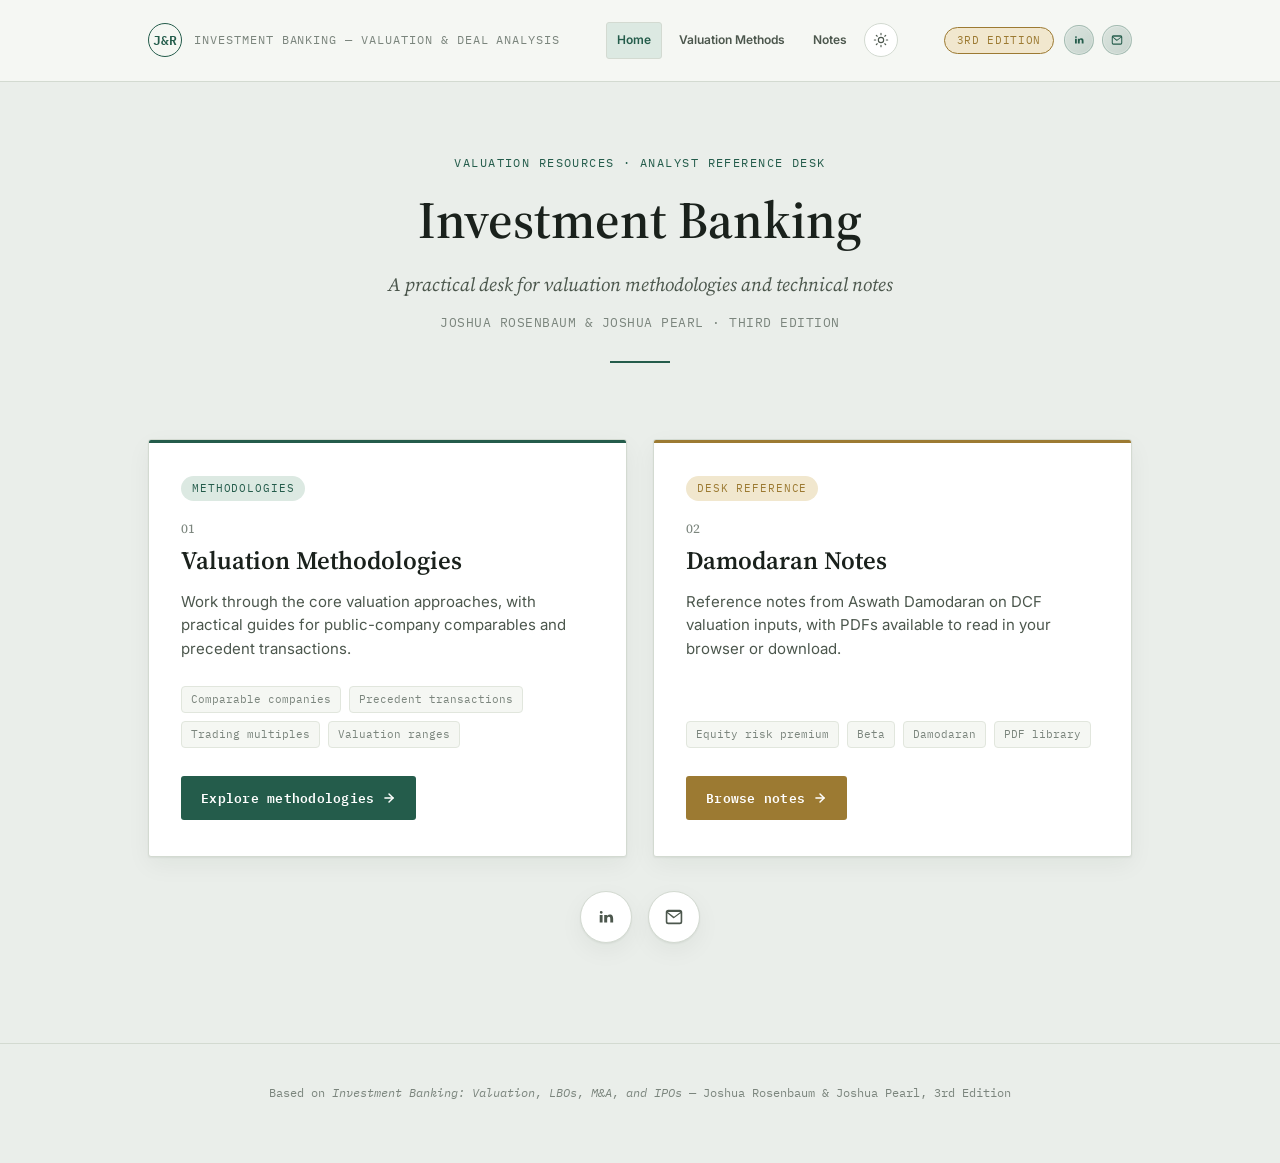
<file: index.html>
<!DOCTYPE html>
<html lang="en">
<head>
<meta charset="UTF-8">
<meta name="viewport" content="width=device-width, initial-scale=1.0">
<title>Investment Banking — Valuation & Modeling Guides</title>
<link rel="icon" type="image/png" href="money.png">
<link rel="preconnect" href="https://fonts.googleapis.com">
<link rel="preconnect" href="https://fonts.gstatic.com" crossorigin>
<link href="https://fonts.googleapis.com/css2?family=Source+Serif+4:opsz,wght@8..60,400;8..60,500;8..60,600;8..60,700&family=IBM+Plex+Mono:wght@400;500;600&family=Inter:wght@400;500;600;700&display=swap" rel="stylesheet">
<style>

  :root{
    --paper:      #EAEEEA;
    --paper-2:    #F5F7F3;
    --panel:      #FFFFFF;
    --ink:        #1A211C;
    --ink-soft:   #4C574D;
    --muted:      #7B857D;
    --line:       #D3DAD1;
    --line-soft:  #E1E6DD;
    --accent:     #245C4B;
    --accent-ink: #FFFFFF;
    --accent-soft:#DCE9E2;
    --gold:       #9C7A32;
    --gold-soft:  #F1E7CE;
    --rust:       #9C4A34;
    --rust-soft:  #F3E1DA;
    --shadow:     0 1px 2px rgba(20,30,22,.06), 0 8px 24px rgba(20,30,22,.05);
    --radius:     3px;
    color-scheme: light;
  }

  :root[data-theme="dark"]{
    --paper:      #12160F;
    --paper-2:    #171C15;
    --panel:      #1B211A;
    --ink:        #EAEFE8;
    --ink-soft:   #B7C1B4;
    --muted:      #7F8A7D;
    --line:       #2A322A;
    --line-soft:  #232A21;
    --accent:     #6FBE9F;
    --accent-ink: #0E1310;
    --accent-soft:#1F3D33;
    --gold:       #D3B15F;
    --gold-soft:  #332A15;
    --rust:       #D98E75;
    --rust-soft:  #3A241C;
    --shadow:     0 1px 2px rgba(0,0,0,.4), 0 8px 24px rgba(0,0,0,.35);
    color-scheme: dark;
  }

  *{ box-sizing: border-box; }
  html{ scroll-behavior: smooth; }
  body{
    margin:0;
    background: var(--paper);
    color: var(--ink);
    font-family: 'Inter', -apple-system, BlinkMacSystemFont, sans-serif;
    line-height: 1.55;
    -webkit-font-smoothing: antialiased;
  }
  a{ color: var(--accent); text-decoration:none; }
  .serif{ font-family:'Source Serif 4', Georgia, serif; }
  .mono{ font-family:'IBM Plex Mono', monospace; }

  header.top{
    border-bottom: 1px solid var(--line);
    background: var(--paper-2);
  }
  .top-inner{
    max-width: 1040px;
    margin: 0 auto;
    padding: 22px 28px;
    display:flex;
    align-items:center;
    justify-content: space-between;
  }
  .primary-nav{
    display:flex;
    align-items:center;
    gap:6px;
  }
  .primary-nav a{
    color:var(--ink-soft);
    font-size:12px;
    font-weight:600;
    padding:8px 10px;
    border:1px solid transparent;
    border-radius:var(--radius);
    transition: color .15s ease, background .15s ease, border-color .15s ease;
  }
  .primary-nav a:hover,
  .primary-nav a[aria-current="page"]{
    color:var(--accent);
    background:var(--accent-soft);
    border-color:var(--line);
  }
  .primary-nav .theme-toggle{ padding:0; }
  .brand{
    display:flex;
    align-items:center;
    gap:12px;
  }
  .brand-mark{
    width:34px;height:34px;
    border:1.5px solid var(--accent);
    border-radius:50%;
    display:flex;align-items:center;justify-content:center;
    color:var(--accent);
    font-family:'IBM Plex Mono',monospace;
    font-size:13px;
    font-weight:600;
  }
  .brand-text{
    font-family:'IBM Plex Mono',monospace;
    font-size: 12px;
    letter-spacing: .08em;
    text-transform: uppercase;
    color: var(--muted);
  }
  .edition-pill{
    font-family:'IBM Plex Mono',monospace;
    font-size:11px;
    letter-spacing:.06em;
    text-transform:uppercase;
    color: var(--gold);
    background: var(--gold-soft);
    border:1px solid var(--gold);
    border-radius: 999px;
    padding: 4px 12px;
  }
  .header-actions{
    display:flex;
    align-items:center;
    gap:10px;
  }
  .header-socials{
    display:flex;
    align-items:center;
    gap:8px;
  }
  .header-social-link{
    width: 30px;
    height: 30px;
    display:inline-flex;
    align-items:center;
    justify-content:center;
    border: 1px solid color-mix(in srgb, var(--accent) 26%, transparent);
    border-radius: 50%;
    background: linear-gradient(135deg, color-mix(in srgb, var(--accent) 12%, transparent), color-mix(in srgb, var(--accent) 22%, transparent));
    color: var(--accent);
    transition: transform .15s ease, box-shadow .15s ease, background .15s ease;
    box-shadow: inset 0 0 0 1px color-mix(in srgb, var(--panel) 22%, transparent);
  }
  .header-social-link:hover{
    background: linear-gradient(135deg, color-mix(in srgb, var(--gold) 12%, transparent), color-mix(in srgb, var(--gold) 20%, transparent));
    border-color: color-mix(in srgb, var(--gold) 34%, transparent);
    color: var(--gold);
    transform: translateY(-1px);
    box-shadow: 0 0 0 3px color-mix(in srgb, var(--gold) 8%, transparent);
  }
  .header-social-link.gmail:hover{
    background: linear-gradient(135deg, color-mix(in srgb, var(--gold) 12%, transparent), color-mix(in srgb, var(--gold) 20%, transparent));
    border-color: color-mix(in srgb, var(--gold) 34%, transparent);
    color: var(--gold);
  }
  .header-social-link svg{
    width: 14px;
    height: 14px;
    fill: currentColor;
  }

  main{
    max-width: 1040px;
    margin: 0 auto;
    padding: 72px 28px 100px;
  }

  .hero{
    text-align:center;
    margin-bottom: 76px;
  }
  .hero .kicker{
    font-family:'IBM Plex Mono',monospace;
    font-size: 12px;
    letter-spacing:.12em;
    text-transform:uppercase;
    color: var(--accent);
    margin-bottom: 18px;
  }
  .hero h1{
    font-family:'Source Serif 4', Georgia, serif;
    font-size: clamp(32px, 5vw, 52px);
    font-weight: 600;
    line-height: 1.15;
    margin: 0 0 20px;
    color: var(--ink);
  }
  .hero .subtitle{
    font-family:'Source Serif 4', Georgia, serif;
    font-style: italic;
    font-size: 19px;
    color: var(--ink-soft);
    margin: 0 0 8px;
  }
  .hero .authors{
    font-family:'IBM Plex Mono',monospace;
    font-size: 12.5px;
    letter-spacing:.04em;
    color: var(--muted);
    text-transform: uppercase;
    margin-top: 14px;
  }
  .divider{
    width: 60px;
    height: 2px;
    background: var(--accent);
    margin: 28px auto;
  }

  .cards{
    display:grid;
    grid-template-columns: 1fr 1fr;
    gap: 26px;
  }
  @media (max-width: 760px){
    .cards{ grid-template-columns: 1fr; }
  }

  .card{
    background: var(--panel);
    border: 1px solid var(--line);
    border-radius: var(--radius);
    box-shadow: var(--shadow);
    padding: 36px 32px;
    display:flex;
    flex-direction:column;
    transition: transform .15s ease, box-shadow .15s ease, border-color .15s ease;
    position: relative;
    overflow:hidden;
  }
  .card::before{
    content:"";
    position:absolute;
    top:0; left:0; right:0;
    height:3px;
    background: var(--accent);
  }
  .card.gold::before{ background: var(--gold); }
  .card:hover{
    transform: translateY(-3px);
    border-color: var(--accent);
    box-shadow: 0 4px 6px rgba(20,30,22,.08), 0 14px 32px rgba(20,30,22,.10);
  }

  .card .tag{
    font-family:'IBM Plex Mono',monospace;
    font-size:11px;
    letter-spacing:.08em;
    text-transform:uppercase;
    color: var(--accent);
    background: var(--accent-soft);
    border-radius: 999px;
    padding: 4px 11px;
    display:inline-block;
    width: fit-content;
    margin-bottom: 18px;
  }
  .card.gold .tag{
    color: var(--gold);
    background: var(--gold-soft);
  }

  .card .num{
    font-family:'Source Serif 4', Georgia, serif;
    font-size: 13px;
    color: var(--muted);
    margin-bottom: 6px;
  }

  .card h2{
    font-family:'Source Serif 4', Georgia, serif;
    font-size: 25px;
    font-weight: 600;
    margin: 0 0 14px;
    color: var(--ink);
    line-height:1.25;
  }

  .card p{
    color: var(--ink-soft);
    font-size: 15px;
    margin: 0 0 26px;
    flex-grow: 1;
  }

  .card .topics{
    display:flex;
    flex-wrap: wrap;
    gap: 8px;
    margin-bottom: 28px;
  }
  .card .topics span{
    font-family:'IBM Plex Mono',monospace;
    font-size: 11px;
    color: var(--muted);
    background: var(--paper-2);
    border: 1px solid var(--line-soft);
    border-radius: 4px;
    padding: 4px 9px;
  }

  .card .go{
    display:flex;
    align-items:center;
    gap: 8px;
    font-family:'IBM Plex Mono',monospace;
    font-size: 13px;
    font-weight:600;
    color: var(--accent-ink);
    background: var(--accent);
    border-radius: var(--radius);
    padding: 12px 20px;
    width: fit-content;
    letter-spacing: .02em;
    transition: opacity .15s ease;
  }
  .card.gold .go{
    background: var(--gold);
  }
  .card .go:hover{ opacity: .88; }
  .card .go svg{ width:14px; height:14px; }

  .socials{
    display:flex;
    justify-content:center;
    gap:16px;
    margin-top: 34px;
  }
  .social-link{
    width: 52px;
    height: 52px;
    display:inline-flex;
    align-items:center;
    justify-content:center;
    border: 1px solid var(--line);
    background: var(--panel);
    border-radius: 50%;
    color: var(--ink-soft);
    box-shadow: var(--shadow);
    transition: transform .15s ease, border-color .15s ease, color .15s ease, background .15s ease;
  }
  .social-link:hover{
    transform: translateY(-2px);
    background: var(--accent-soft);
    border-color: var(--accent);
    color: var(--accent);
  }
  .social-link.gmail:hover{
    background: var(--gold-soft);
    border-color: var(--gold);
    color: var(--gold);
  }
  .social-link svg{
    width: 22px;
    height: 22px;
    fill: currentColor;
  }

  footer{
    text-align:center;
    padding: 40px 28px 60px;
    font-family:'IBM Plex Mono',monospace;
    font-size: 12px;
    color: var(--muted);
    border-top: 1px solid var(--line);
  }
  @media (max-width: 760px){
    .top-inner{ flex-wrap:wrap; gap:14px; padding:16px 20px; }
    .primary-nav{ order:3; width:100%; justify-content:center; gap:2px; flex-wrap:wrap; }
    .primary-nav a{ padding:6px 7px; }
    .header-actions{ margin-left:auto; }
    main{ padding:50px 20px 72px; }
    .hero{ margin-bottom:48px; }
  }
</style>
<link rel="stylesheet" href="theme.css">
<script src="theme.js"></script>
</head>
<body>

<header class="top">
  <div class="top-inner">
    <div class="brand">
      <div class="brand-mark">J&amp;R</div>
      <div class="brand-text">Investment Banking — Valuation &amp; Deal Analysis</div>
    </div>
    <nav class="primary-nav" aria-label="Main navigation">
      <a href="index.html" aria-current="page">Home</a>
      <a href="valuation-methodologies.html">Valuation Methods</a>
      <a href="notes.html">Notes</a>
      <button class="theme-toggle" type="button" data-theme-toggle aria-label="Switch to light mode" title="Switch to light mode" aria-pressed="true">
        <svg class="theme-icon-sun" viewBox="0 0 24 24" aria-hidden="true"><circle cx="12" cy="12" r="4"/><path d="M12 2v2m0 16v2M4.93 4.93l1.42 1.42m11.3 11.3 1.42 1.42M2 12h2m16 0h2M4.93 19.07l1.42-1.42m11.3-11.3 1.42-1.42"/></svg>
        <svg class="theme-icon-moon" viewBox="0 0 24 24" aria-hidden="true"><path d="M20.2 15.2A8.5 8.5 0 0 1 8.8 3.8 8.5 8.5 0 1 0 20.2 15.2Z"/></svg>
      </button>
    </nav>
    <div class="header-actions">
      <div class="edition-pill">3rd Edition</div>
      <div class="header-socials" aria-label="Social links">
        <a class="header-social-link" href="https://www.linkedin.com/in/dhruv-kumar-a05b75292/" target="_blank" rel="noopener noreferrer" aria-label="LinkedIn profile">
          <svg viewBox="0 0 24 24" aria-hidden="true">
            <path d="M6.94 8.5A1.56 1.56 0 1 1 6.94 5.39a1.56 1.56 0 0 1 0 3.11ZM5.13 18.01h3.13V9.71H5.13v8.3Zm4.9-8.3h3.01v1.13h.04c.42-.8 1.44-1.64 2.96-1.64 3.17 0 3.75 2.08 3.75 4.78v4.03h-3.12v-3.77c0-1.13-.02-2.59-1.58-2.59-1.58 0-1.82 1.23-1.82 2.5v3.86H10.03V9.71Z"/>
          </svg>
        </a>
        <a class="header-social-link gmail" href="mailto:dhruvkumar19072005@gmail.com" aria-label="Email">
          <svg viewBox="0 0 24 24" aria-hidden="true">
            <path d="M3 6.75A2.75 2.75 0 0 1 5.75 4h12.5A2.75 2.75 0 0 1 21 6.75v10.5A2.75 2.75 0 0 1 18.25 20H5.75A2.75 2.75 0 0 1 3 17.25V6.75Zm2.1-.25 6.9 5.18 6.9-5.18H5.1Zm14.15 1.38-7.05 5.3a1 1 0 0 1-1.2 0L4.75 7.88v9.37c0 .41.34.75.75.75h12.99c.41 0 .75-.34.75-.75V7.88Z"/>
          </svg>
        </a>
      </div>
    </div>
  </div>
</header>

<main>
  <section class="hero">
    <div class="kicker">Valuation Resources · Analyst Reference Desk</div>
    <h1>Investment Banking</h1>
    <p class="subtitle">A practical desk for valuation methodologies and technical notes</p>
    <p class="authors">Joshua Rosenbaum &amp; Joshua Pearl · Third Edition</p>
    <div class="divider"></div>
  </section>

  <section class="cards" aria-label="Resource collections">
    <a class="card" href="valuation-methodologies.html" style="color:inherit;">
      <span class="tag">Methodologies</span>
      <div class="num">01</div>
      <h2>Valuation Methodologies</h2>
      <p>Work through the core valuation approaches, with practical guides for public-company comparables and precedent transactions.</p>
      <div class="topics">
        <span>Comparable companies</span>
        <span>Precedent transactions</span>
        <span>Trading multiples</span>
        <span>Valuation ranges</span>
      </div>
      <div class="go">Explore methodologies
        <svg viewBox="0 0 24 24" fill="none" stroke="currentColor" stroke-width="2.5" stroke-linecap="round" stroke-linejoin="round"><line x1="5" y1="12" x2="19" y2="12"/><polyline points="12 5 19 12 12 19"/></svg>
      </div>
    </a>

    <a class="card gold" href="notes.html" style="color:inherit;">
      <span class="tag">Desk Reference</span>
      <div class="num">02</div>
      <h2>Damodaran Notes</h2>
      <p>Reference notes from Aswath Damodaran on DCF valuation inputs, with PDFs available to read in your browser or download.</p>
      <div class="topics">
        <span>Equity risk premium</span>
        <span>Beta</span>
        <span>Damodaran</span>
        <span>PDF library</span>
      </div>
      <div class="go">Browse notes
        <svg viewBox="0 0 24 24" fill="none" stroke="currentColor" stroke-width="2.5" stroke-linecap="round" stroke-linejoin="round"><line x1="5" y1="12" x2="19" y2="12"/><polyline points="12 5 19 12 12 19"/></svg>
      </div>
    </a>
  </section>

  <div class="socials" aria-label="Social media links">
    <a class="social-link" href="https://www.linkedin.com/in/dhruv-kumar-a05b75292/" target="_blank" rel="noopener noreferrer" aria-label="Visit LinkedIn profile">
      <svg viewBox="0 0 24 24" aria-hidden="true">
        <path d="M6.94 8.5A1.56 1.56 0 1 1 6.94 5.39a1.56 1.56 0 0 1 0 3.11ZM5.13 18.01h3.13V9.71H5.13v8.3Zm4.9-8.3h3.01v1.13h.04c.42-.8 1.44-1.64 2.96-1.64 3.17 0 3.75 2.08 3.75 4.78v4.03h-3.12v-3.77c0-1.13-.02-2.59-1.58-2.59-1.58 0-1.82 1.23-1.82 2.5v3.86H10.03V9.71Z"/>
      </svg>
    </a>
    <a class="social-link gmail" href="mailto:dhruvkumar19072005@gmail.com" aria-label="Email Dhruv Kumar">
      <svg viewBox="0 0 24 24" aria-hidden="true">
        <path d="M3 6.75A2.75 2.75 0 0 1 5.75 4h12.5A2.75 2.75 0 0 1 21 6.75v10.5A2.75 2.75 0 0 1 18.25 20H5.75A2.75 2.75 0 0 1 3 17.25V6.75Zm2.1-.25 6.9 5.18 6.9-5.18H5.1Zm14.15 1.38-7.05 5.3a1 1 0 0 1-1.2 0L4.75 7.88v9.37c0 .41.34.75.75.75h12.99c.41 0 .75-.34.75-.75V7.88Z"/>
      </svg>
    </a>
  </div>
</main>

<footer>
  Based on <em>Investment Banking: Valuation, LBOs, M&amp;A, and IPOs</em> — Joshua Rosenbaum &amp; Joshua Pearl, 3rd Edition
</footer>

<!-- Cloudflare Web Analytics --><script type='module' src='https://static.cloudflareinsights.com/beacon.min.js' data-cf-beacon='{"token": "82484a8c4f2d4d6fa4e43d503a65f53a"}'></script><!-- End Cloudflare Web Analytics -->

</body>
</html>
</file>
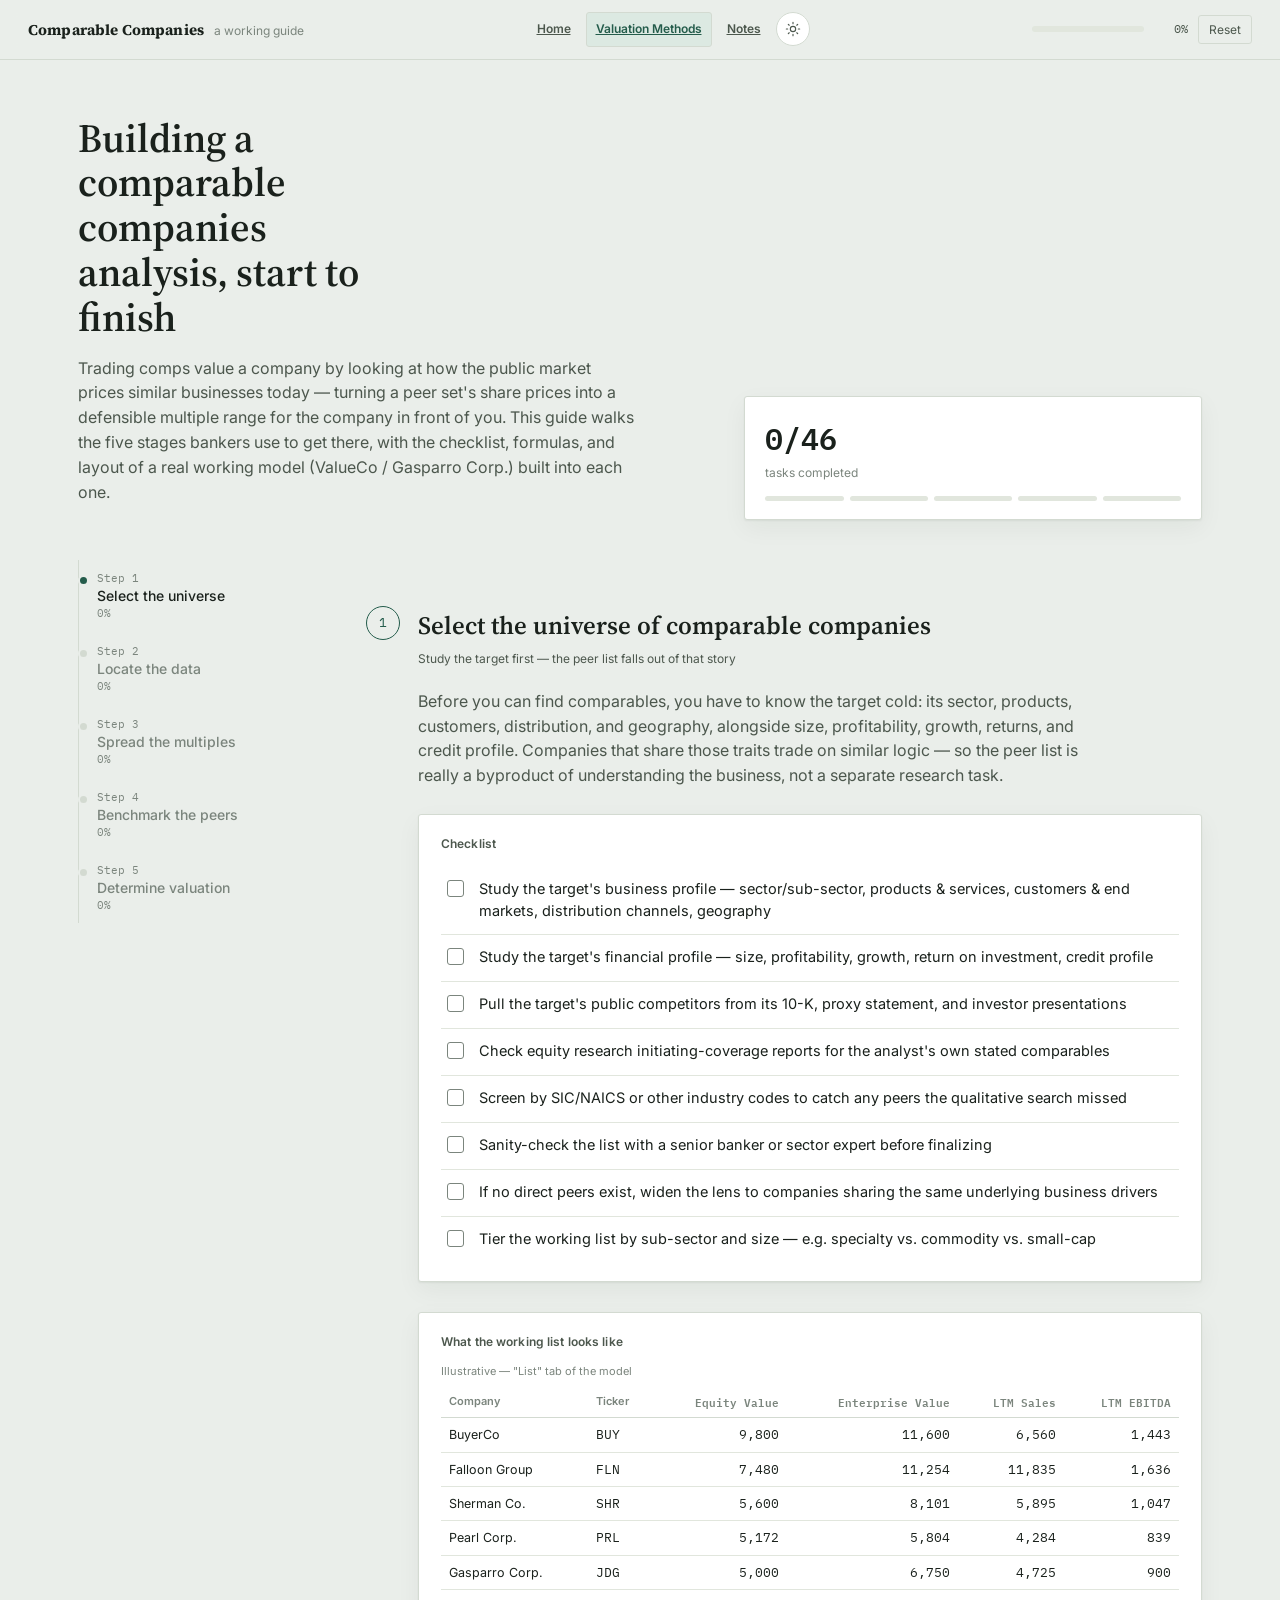
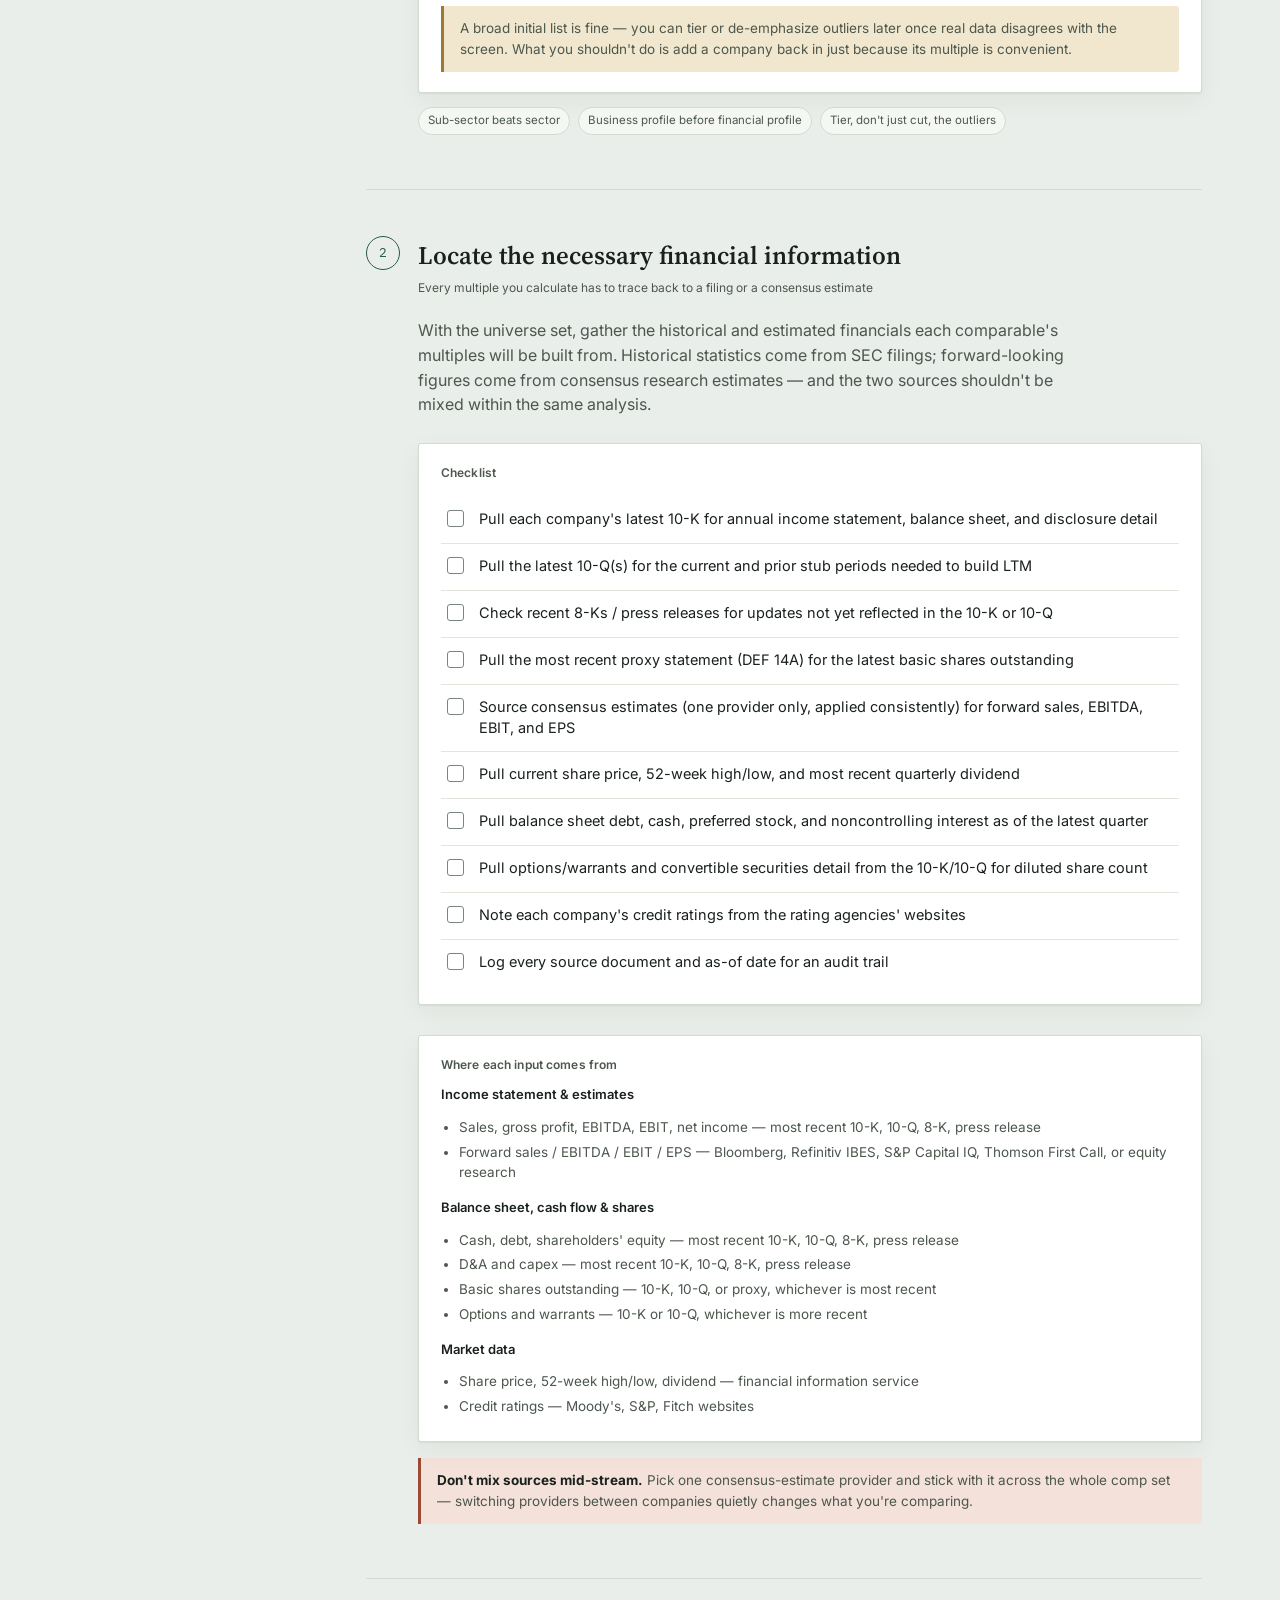
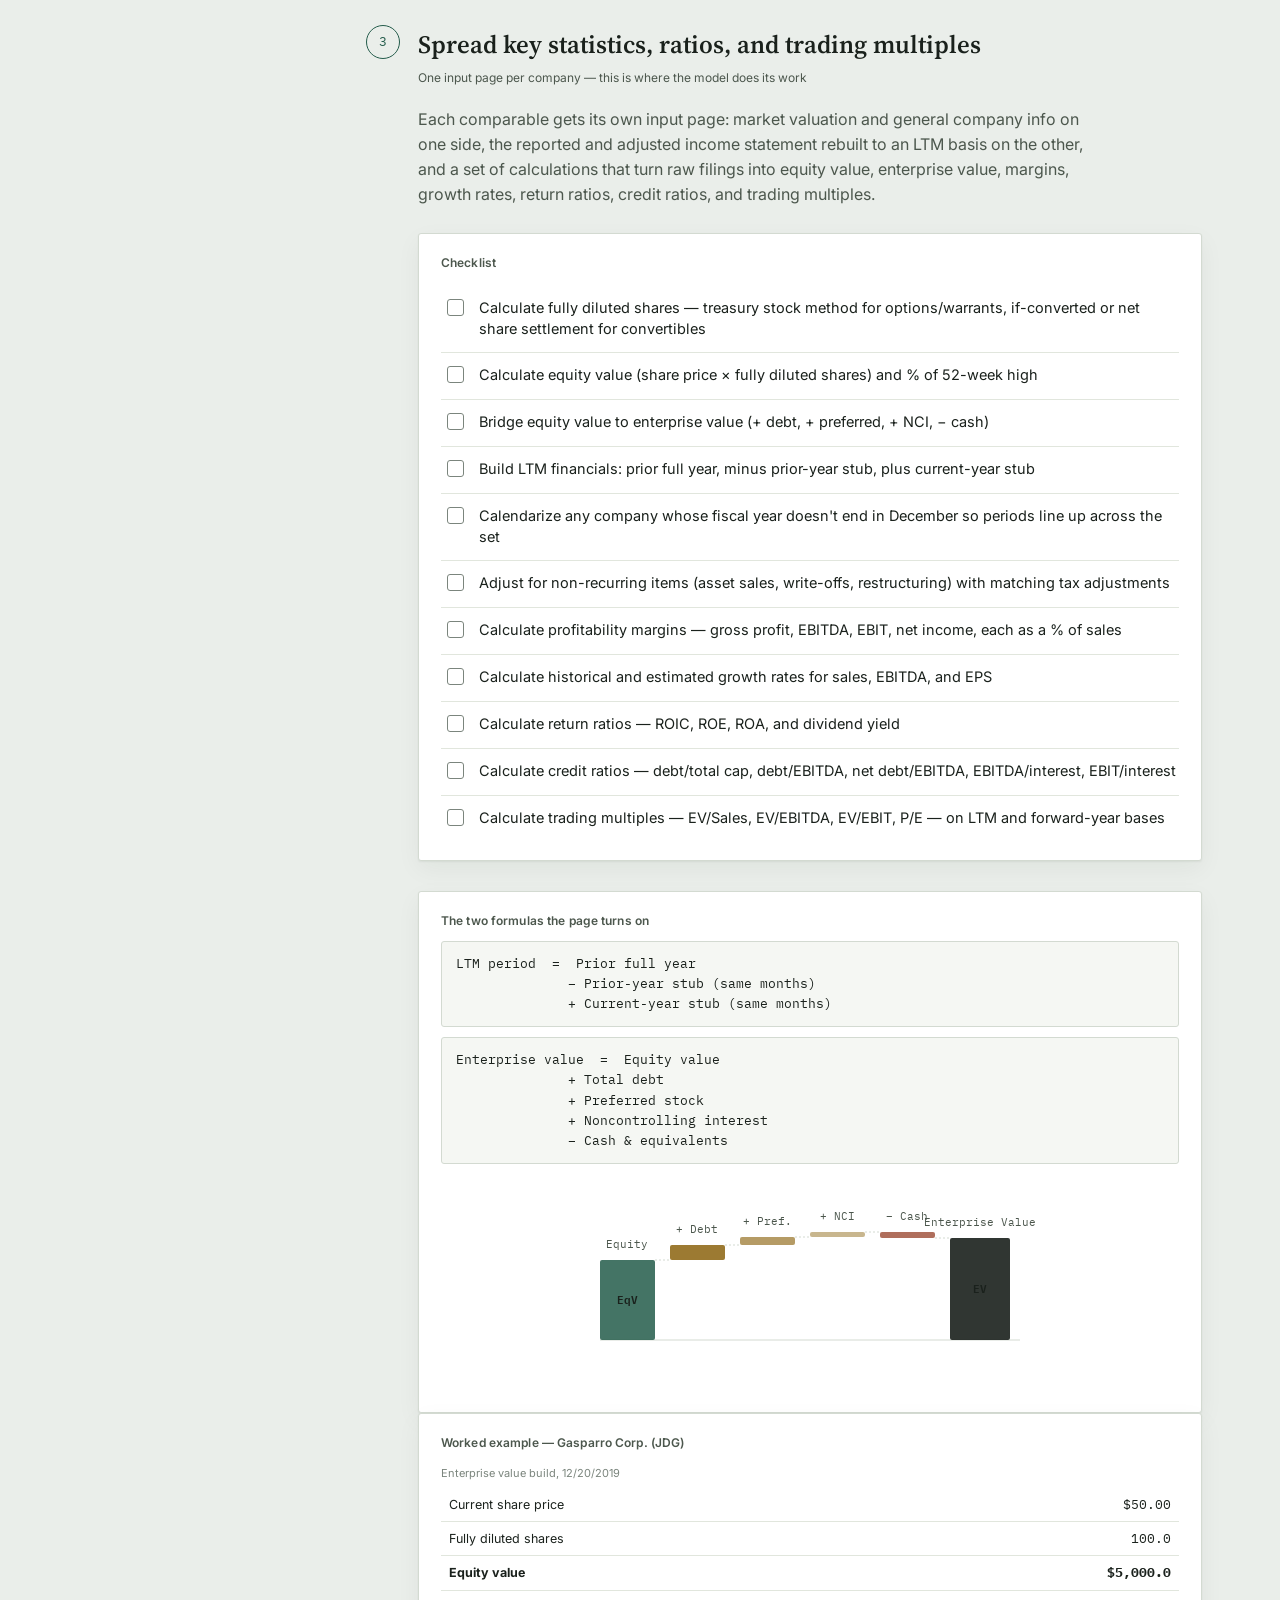
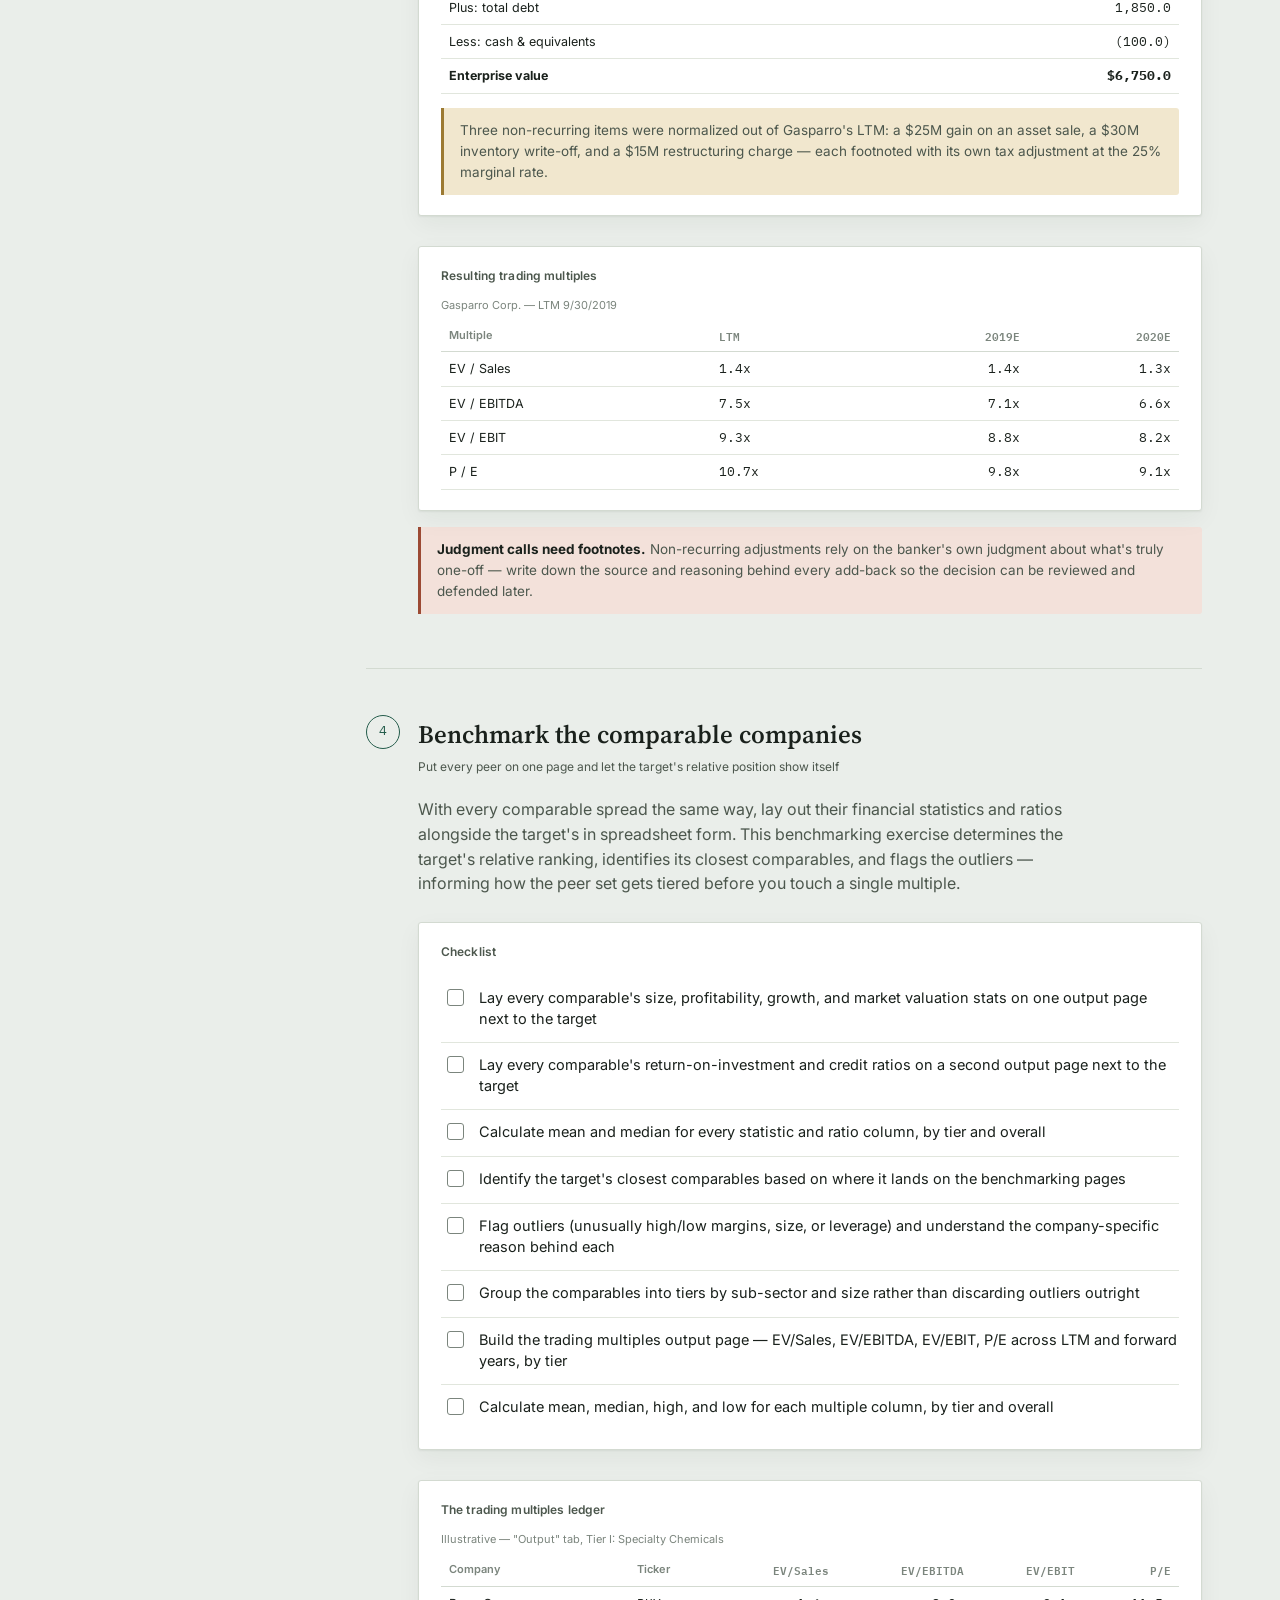
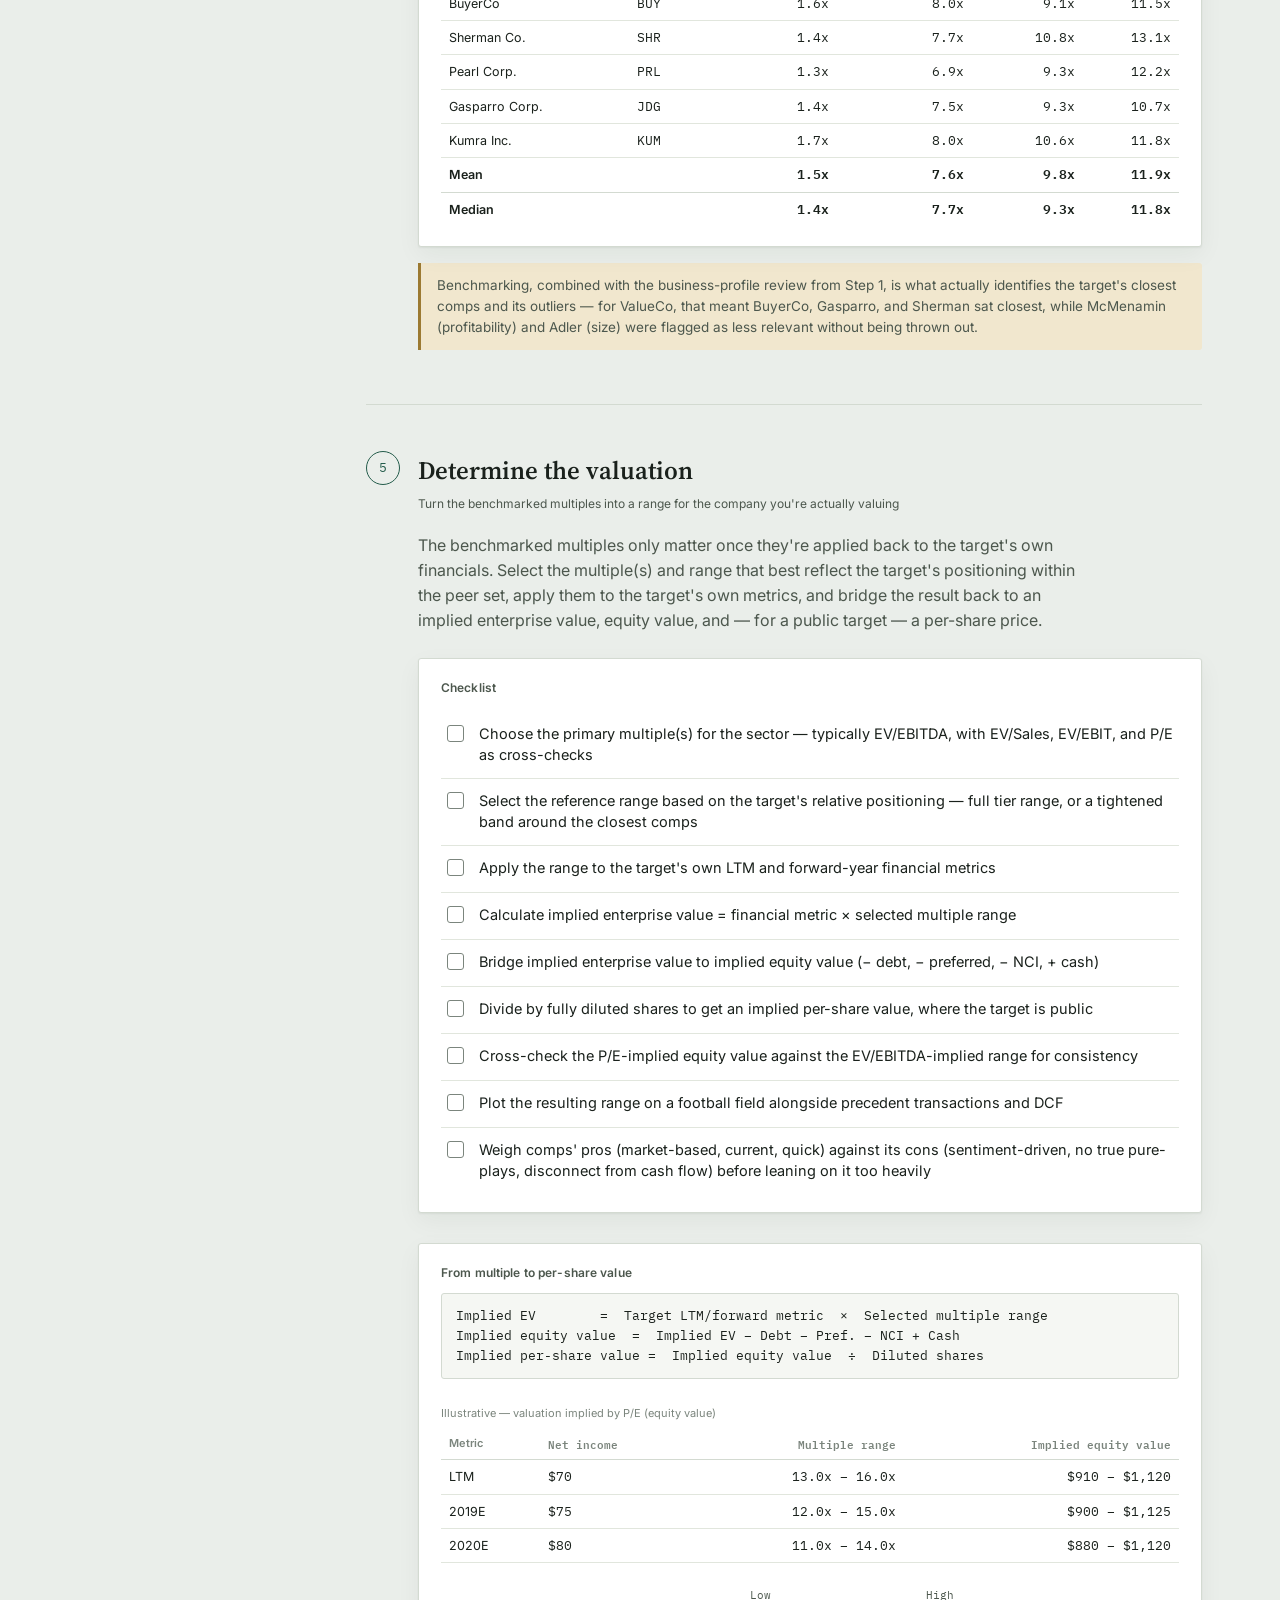
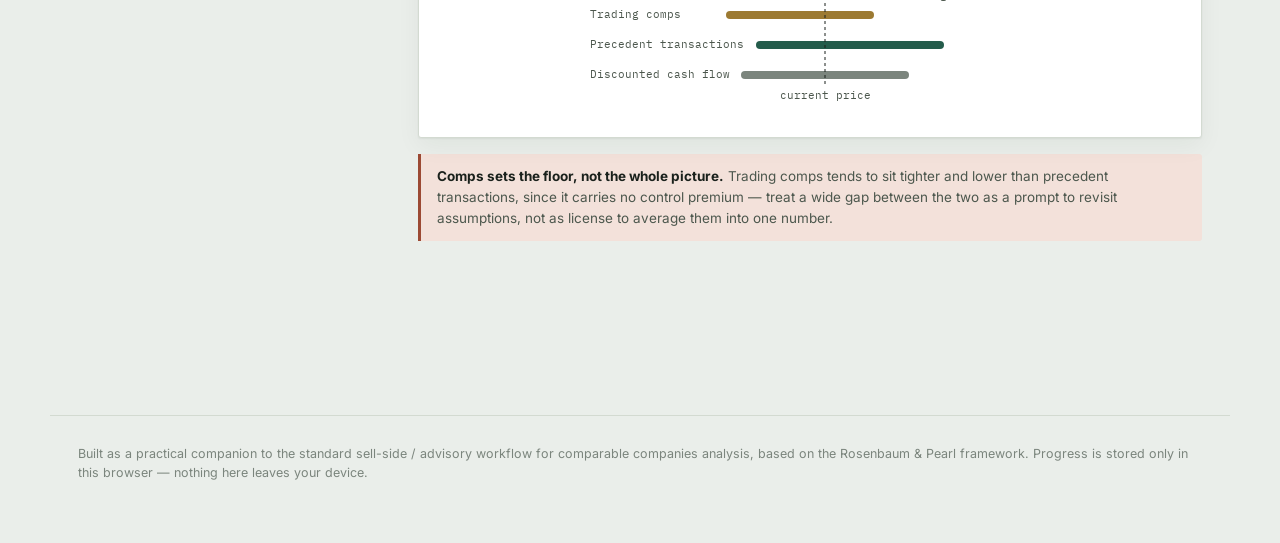
<file: cca.html>
<!DOCTYPE html>
<html lang="en">
<head>
<meta charset="UTF-8">
<meta name="viewport" content="width=device-width, initial-scale=1.0">
<title>Comparable Companies Analysis — A Working Guide</title>
<link rel="icon" type="image/png" href="money.png">
<link rel="preconnect" href="https://fonts.googleapis.com">
<link rel="preconnect" href="https://fonts.gstatic.com" crossorigin>
<link href="https://fonts.googleapis.com/css2?family=Source+Serif+4:opsz,wght@8..60,400;8..60,500;8..60,600;8..60,700&family=IBM+Plex+Mono:wght@400;500;600&family=Inter:wght@400;500;600;700&display=swap" rel="stylesheet">
<style>

  :root{
    --paper:      #EAEEEA;
    --paper-2:    #F5F7F3;
    --panel:      #FFFFFF;
    --ink:        #1A211C;
    --ink-soft:   #4C574D;
    --muted:      #7B857D;
    --line:       #D3DAD1;
    --line-soft:  #E1E6DD;
    --accent:     #245C4B;
    --accent-ink: #FFFFFF;
    --accent-soft:#DCE9E2;
    --gold:       #9C7A32;
    --gold-soft:  #F1E7CE;
    --rust:       #9C4A34;
    --rust-soft:  #F3E1DA;
    --shadow:     0 1px 2px rgba(20,30,22,.06), 0 8px 24px rgba(20,30,22,.05);
    --radius:     3px;
    color-scheme: light;
  }

  :root[data-theme="dark"]{
    --paper:      #12160F;
    --paper-2:    #171C15;
    --panel:      #1B211A;
    --ink:        #EAEFE8;
    --ink-soft:   #B7C1B4;
    --muted:      #7F8A7D;
    --line:       #2A322A;
    --line-soft:  #232A21;
    --accent:     #6FBE9F;
    --accent-ink: #0E1310;
    --accent-soft:#1F3D33;
    --gold:       #D3B15F;
    --gold-soft:  #332A15;
    --rust:       #D98E75;
    --rust-soft:  #3A241C;
    --shadow:     0 1px 2px rgba(0,0,0,.4), 0 8px 24px rgba(0,0,0,.35);
    color-scheme: dark;
  }

  *{ box-sizing: border-box; }
  html{ scroll-behavior: smooth; }
  body{
    margin:0;
    background: var(--paper);
    color: var(--ink);
    font-family: 'Inter', -apple-system, BlinkMacSystemFont, sans-serif;
    line-height: 1.55;
    -webkit-font-smoothing: antialiased;
  }
  ::selection{ background: var(--accent-soft); }

  h1,h2,h3,h4{
    font-family: 'Source Serif 4', Georgia, 'Times New Roman', serif;
    font-weight: 600;
    color: var(--ink);
    margin: 0;
  }
  .mono{
    font-family: 'IBM Plex Mono', ui-monospace, Menlo, Consolas, monospace;
    font-variant-numeric: tabular-nums;
  }
  a{ color: var(--accent); }
  button{ font-family: inherit; }

  /* ---------- top bar ---------- */
  .topbar{
    position: sticky; top:0; z-index: 50;
    display:flex; align-items:center; justify-content:space-between;
    gap: 16px;
    padding: 12px 28px;
    background: color-mix(in srgb, var(--paper) 88%, transparent);
    backdrop-filter: blur(8px);
    border-bottom: 1px solid var(--line);
  }
  .topbar-brand{ display:flex; align-items:baseline; gap:10px; }
  .site-nav{ display:flex; align-items:center; gap:5px; }
  .site-nav a{ color:var(--ink-soft); font-size:12px; font-weight:600; padding:7px 9px; border:1px solid transparent; border-radius:var(--radius); white-space:nowrap; }
  .site-nav a:hover,.site-nav a[aria-current="page"]{ color:var(--accent); background:var(--accent-soft); border-color:var(--line); }
  .topbar-brand .mark{
    font-family:'Source Serif 4', serif; font-weight:700; font-size: 15px;
    letter-spacing: .01em;
  }
  .topbar-brand .sub{ font-size:12px; color: var(--muted); }
  .topbar-progress{ display:flex; align-items:center; gap:10px; min-width: 220px; }
  .topbar-progress .track{
    flex:1; height:6px; border-radius: 4px; background: var(--line-soft);
    overflow:hidden;
  }
  .topbar-progress .fill{
    height:100%; width:0%; background: var(--accent);
    transition: width .35s ease;
  }
  .topbar-progress .pct{ font-family:'IBM Plex Mono',monospace; font-size:12px; color: var(--ink-soft); min-width: 34px; text-align:right; }
  .reset-btn{
    border:1px solid var(--line); background: transparent; color: var(--ink-soft);
    font-size: 12px; padding: 6px 10px; border-radius: var(--radius); cursor:pointer;
  }
  .reset-btn:hover{ border-color: var(--muted); color: var(--ink); }

  /* ---------- hero ---------- */
  .hero{
    max-width: 1180px; margin: 0 auto; padding: 56px 28px 40px;
    display:grid; grid-template-columns: 1.35fr 1fr; gap: 48px; align-items:end;
  }
  .hero h1{ font-size: 40px; line-height:1.12; max-width: 15ch; }
  .hero .lede{
    margin-top: 16px; color: var(--ink-soft); font-size: 16px; max-width: 56ch;
  }
  .hero-stat{
    background: var(--panel); border:1px solid var(--line); border-radius: var(--radius);
    padding: 18px 20px; box-shadow: var(--shadow);
  }
  .hero-stat .ring-row{ display:flex; align-items:center; gap:16px; }
  .hero-stat .num{ font-family:'IBM Plex Mono',monospace; font-size:30px; font-weight:600; }
  .hero-stat .label{ font-size:12px; color: var(--muted); margin-top: 2px; }
  .hero-stat .steps-mini{ margin-top:14px; display:flex; gap:6px; }
  .hero-stat .steps-mini span{
    flex:1; height:5px; border-radius:3px; background: var(--line-soft);
  }
  .hero-stat .steps-mini span.done{ background: var(--accent); }

  /* ---------- layout ---------- */
  .layout{
    max-width: 1180px; margin: 0 auto; padding: 0 28px 120px;
    display:grid; grid-template-columns: 240px 1fr; gap: 48px;
    align-items:start;
  }
  nav.rail{
    position: sticky; top: 74px;
    display:flex; flex-direction:column; gap: 2px;
    border-left: 1px solid var(--line);
    padding-left: 18px;
  }
  nav.rail .rail-item{
    display:block; padding: 11px 0; cursor:pointer;
    border:none; background:none; text-align:left; width:100%;
    color: var(--muted); position:relative;
  }
  nav.rail .rail-item::before{
    content:""; position:absolute; left:-19px; top: 15px; width:7px; height:7px;
    border-radius:50%; background: var(--line); border: 2px solid var(--paper);
  }
  nav.rail .rail-item.active{ color: var(--ink); }
  nav.rail .rail-item.active::before{ background: var(--accent); }
  nav.rail .rail-item.complete::before{ background: var(--gold); }
  nav.rail .r-num{ font-family:'IBM Plex Mono',monospace; font-size:11px; color: var(--muted); display:block; }
  nav.rail .r-name{ font-size:14px; font-weight:500; display:block; margin-top:2px; }
  nav.rail .r-pct{ font-family:'IBM Plex Mono',monospace; font-size:11px; color: var(--muted); display:block; margin-top:2px;}

  main{ min-width:0; }

  section.step{
    padding: 46px 0 54px;
    border-bottom: 1px solid var(--line);
  }
  section.step:last-child{ border-bottom:none; }

  .step-head{ display:flex; gap: 18px; align-items:flex-start; }
  .step-badge{
    font-family:'IBM Plex Mono',monospace; font-size: 13px; color: var(--accent);
    border:1px solid var(--accent); border-radius: 50%;
    width: 34px; height:34px; display:flex; align-items:center; justify-content:center;
    flex: none;
  }
  .step-head h2{ font-size: 25px; }
  .step-tag{
    font-size: 12px; color: var(--ink-soft); margin-top: 5px;
  }

  .step-body{ margin-top: 20px; margin-left: 52px; }
  .step-body > p{ color: var(--ink-soft); max-width: 68ch; }

  .grid-2{ display:grid; grid-template-columns: 1fr; gap: 30px; margin-top: 26px; }

  .panel{
    background: var(--panel); border:1px solid var(--line); border-radius: var(--radius);
    box-shadow: var(--shadow); padding: 20px 22px;
    display:flex; flex-direction:column;
  }
  .panel h4{ font-size: 12px; text-transform: none; letter-spacing:.01em; color: var(--ink-soft); font-family:'Inter',sans-serif; font-weight:600; }
  .panel > svg[role="img"]{
    display:block; width:100%; max-width:460px; margin: 14px auto 0; height:auto; align-self:center;
  }

  .checklist{ list-style:none; margin: 14px 0 0; padding:0; display:flex; flex-direction:column; gap: 2px; }
  .checklist li{ border-top: 1px solid var(--line-soft); }
  .checklist li:first-child{ border-top:none; }
  .checklist label{
    display:flex; gap: 12px; align-items:flex-start; padding: 11px 2px; cursor:pointer;
  }
  .checklist input[type=checkbox]{
    appearance:none; -webkit-appearance:none; width:17px; height:17px; margin-top:2px;
    border:1.5px solid var(--muted); border-radius: 3px; flex:none; position:relative; cursor:pointer;
    background: var(--panel);
  }
  .checklist input[type=checkbox]:checked{ background: var(--accent); border-color: var(--accent); }
  .checklist input[type=checkbox]:checked::after{
    content:""; position:absolute; left:4px; top:1px; width:5px; height:9px;
    border: solid var(--accent-ink); border-width: 0 2px 2px 0; transform: rotate(40deg);
  }
  .checklist .txt{ font-size:14.5px; line-height:1.45; color: var(--ink); }
  .checklist input:checked ~ .txt{ color: var(--muted); text-decoration: line-through; text-decoration-color: var(--line); }

  .callout{
    border-left: 3px solid var(--gold); background: var(--gold-soft);
    padding: 12px 16px; border-radius: 0 var(--radius) var(--radius) 0;
    font-size: 13.5px; color: var(--ink-soft); margin-top:16px;
  }
  .callout b{ color: var(--ink); }
  .callout.warn{ border-left-color: var(--rust); background: var(--rust-soft); }

  .formula{
    font-family:'IBM Plex Mono',monospace; font-size: 13px; background: var(--paper-2);
    border:1px solid var(--line); border-radius: var(--radius); padding: 12px 14px;
    margin-top: 10px; color: var(--ink); overflow-x:auto; white-space:pre;
  }

  table.ledger{ width:100%; border-collapse: collapse; margin-top: 12px; font-size: 12.5px; }
  table.ledger caption{ text-align:left; font-size:11px; color:var(--muted); margin-bottom:6px; }
  table.ledger th, table.ledger td{
    padding: 7px 8px; border-bottom: 1px solid var(--line-soft); text-align:right; white-space:nowrap;
  }
  table.ledger th:first-child, table.ledger td:first-child,
  table.ledger th:nth-child(2), table.ledger td:nth-child(2){ text-align:left; white-space:normal; }
  table.ledger thead th{ color: var(--muted); font-weight:600; font-size:11px; border-bottom:1px solid var(--line); }
  table.ledger tbody tr:hover{ background: var(--paper-2); }
  table.ledger tbody tr.tier td{ font-weight:600; background: var(--paper-2); color: var(--ink-soft); }
  table.ledger tfoot td{ font-weight:600; border-top: 1px solid var(--line); border-bottom:none; }
  table.ledger td.num, table.ledger th.num{ font-family:'IBM Plex Mono',monospace; }
  .scrollx{ overflow-x:auto; }

  .tag-row{ display:flex; flex-wrap:wrap; gap:8px; margin-top: 14px; }
  .tag{
    font-size:11.5px; padding: 4px 9px; border-radius: 20px; border:1px solid var(--line);
    color: var(--ink-soft); background: var(--paper-2);
  }

  .source-list{ margin: 12px 0 0; padding-left: 18px; color: var(--ink-soft); font-size: 13.5px; }
  .source-list li{ margin-bottom: 4px; }

  svg[role="img"]{ display:block; width:100%; max-width:460px; margin:14px auto 0; height:auto; }
  svg text{ font-family:'IBM Plex Mono', monospace; }

  footer{
    max-width: 1180px; margin: 0 auto; padding: 28px 28px 60px; color: var(--muted); font-size:12.5px;
    border-top: 1px solid var(--line);
  }

  @media (max-width: 860px){
    .topbar{ flex-wrap:wrap; padding:12px 18px; }
    .topbar-brand{ flex:1; }
    .site-nav{ order:3; flex-basis:100%; justify-content:center; overflow-x:auto; gap:2px; }
    .site-nav a{ padding:5px 6px; }
    .topbar-progress{ min-width:0; flex:1; max-width:240px; }
    .hero{ grid-template-columns: 1fr; padding-top: 34px; }
    .layout{ grid-template-columns: 1fr; }
    nav.rail{
      position: static; flex-direction:row; overflow-x:auto; border-left:none;
      padding-left:0; border-bottom:1px solid var(--line); padding-bottom: 10px; gap: 18px;
    }
    nav.rail .rail-item{ flex:none; padding: 4px 0; }
    nav.rail .rail-item::before{ left:-12px; top: 7px; }
    .step-body{ margin-left: 0; }
    .hero h1{ font-size:30px; }
  }
</style>
<link rel="stylesheet" href="theme.css">
<script src="theme.js"></script>
</head>
<body>

<div class="topbar">
  <div class="topbar-brand">
    <span class="mark">Comparable Companies</span>
    <span class="sub">a working guide</span>
  </div>
  <nav class="site-nav" aria-label="Main navigation">
    <a href="index.html">Home</a>
    <a href="valuation-methodologies.html" aria-current="page">Valuation Methods</a>
    <a href="notes.html">Notes</a>
    <button class="theme-toggle" type="button" data-theme-toggle aria-label="Switch to light mode" title="Switch to light mode" aria-pressed="true">
      <svg class="theme-icon-sun" viewBox="0 0 24 24" aria-hidden="true"><circle cx="12" cy="12" r="4"/><path d="M12 2v2m0 16v2M4.93 4.93l1.42 1.42m11.3 11.3 1.42 1.42M2 12h2m16 0h2M4.93 19.07l1.42-1.42m11.3-11.3 1.42-1.42"/></svg>
      <svg class="theme-icon-moon" viewBox="0 0 24 24" aria-hidden="true"><path d="M20.2 15.2A8.5 8.5 0 0 1 8.8 3.8 8.5 8.5 0 1 0 20.2 15.2Z"/></svg>
    </button>
  </nav>
  <div class="topbar-progress">
    <div class="track"><div class="fill" id="topFill"></div></div>
    <span class="pct mono" id="topPct">0%</span>
    <button class="reset-btn" id="resetBtn" title="Clear all checked items">Reset</button>
  </div>
</div>

<div class="hero">
  <div>
    <h1>Building a comparable companies analysis, start to finish</h1>
    <p class="lede">Trading comps value a company by looking at how the public market prices similar businesses today — turning a peer set's share prices into a defensible multiple range for the company in front of you. This guide walks the five stages bankers use to get there, with the checklist, formulas, and layout of a real working model (ValueCo / Gasparro Corp.) built into each one.</p>
  </div>
  <div class="hero-stat">
    <div class="ring-row">
      <div>
        <div class="num mono"><span id="doneCount">0</span>/<span id="totalCount">0</span></div>
        <div class="label">tasks completed</div>
      </div>
    </div>
    <div class="steps-mini" id="stepsMini"></div>
  </div>
</div>

<div class="layout">
  <nav class="rail" id="rail"></nav>

  <main id="main">

    <!-- STEP 1 -->
    <section class="step" id="step-1" data-step="1">
      <div class="step-head">
        <div class="step-badge">1</div>
        <div>
          <h2>Select the universe of comparable companies</h2>
          <div class="step-tag">Study the target first — the peer list falls out of that story</div>
        </div>
      </div>
      <div class="step-body">
        <p>Before you can find comparables, you have to know the target cold: its sector, products, customers, distribution, and geography, alongside size, profitability, growth, returns, and credit profile. Companies that share those traits trade on similar logic — so the peer list is really a byproduct of understanding the business, not a separate research task.</p>

        <div class="grid-2">
          <div class="panel">
            <h4>Checklist</h4>
            <ul class="checklist" data-step="1">
              <li><label><input type="checkbox" data-id="s1-1"><span class="txt">Study the target's business profile — sector/sub-sector, products &amp; services, customers &amp; end markets, distribution channels, geography</span></label></li>
              <li><label><input type="checkbox" data-id="s1-2"><span class="txt">Study the target's financial profile — size, profitability, growth, return on investment, credit profile</span></label></li>
              <li><label><input type="checkbox" data-id="s1-3"><span class="txt">Pull the target's public competitors from its 10-K, proxy statement, and investor presentations</span></label></li>
              <li><label><input type="checkbox" data-id="s1-4"><span class="txt">Check equity research initiating-coverage reports for the analyst's own stated comparables</span></label></li>
              <li><label><input type="checkbox" data-id="s1-5"><span class="txt">Screen by SIC/NAICS or other industry codes to catch any peers the qualitative search missed</span></label></li>
              <li><label><input type="checkbox" data-id="s1-6"><span class="txt">Sanity-check the list with a senior banker or sector expert before finalizing</span></label></li>
              <li><label><input type="checkbox" data-id="s1-7"><span class="txt">If no direct peers exist, widen the lens to companies sharing the same underlying business drivers</span></label></li>
              <li><label><input type="checkbox" data-id="s1-8"><span class="txt">Tier the working list by sub-sector and size — e.g. specialty vs. commodity vs. small-cap</span></label></li>
            </ul>
          </div>
          <div class="panel">
            <h4>What the working list looks like</h4>
            <div class="scrollx">
              <table class="ledger">
                <caption>Illustrative — "List" tab of the model</caption>
                <thead>
                  <tr><th>Company</th><th>Ticker</th><th class="num">Equity Value</th><th class="num">Enterprise Value</th><th class="num">LTM Sales</th><th class="num">LTM EBITDA</th></tr>
                </thead>
                <tbody>
                  <tr><td>BuyerCo</td><td class="mono">BUY</td><td class="num">9,800</td><td class="num">11,600</td><td class="num">6,560</td><td class="num">1,443</td></tr>
                  <tr><td>Falloon Group</td><td class="mono">FLN</td><td class="num">7,480</td><td class="num">11,254</td><td class="num">11,835</td><td class="num">1,636</td></tr>
                  <tr><td>Sherman Co.</td><td class="mono">SHR</td><td class="num">5,600</td><td class="num">8,101</td><td class="num">5,895</td><td class="num">1,047</td></tr>
                  <tr><td>Pearl Corp.</td><td class="mono">PRL</td><td class="num">5,172</td><td class="num">5,804</td><td class="num">4,284</td><td class="num">839</td></tr>
                  <tr><td>Gasparro Corp.</td><td class="mono">JDG</td><td class="num">5,000</td><td class="num">6,750</td><td class="num">4,725</td><td class="num">900</td></tr>
                </tbody>
              </table>
            </div>
            <div class="callout">A broad initial list is fine — you can tier or de-emphasize outliers later once real data disagrees with the screen. What you shouldn't do is add a company back in just because its multiple is convenient.</div>
          </div>
        </div>

        <div class="tag-row">
          <span class="tag">Sub-sector beats sector</span>
          <span class="tag">Business profile before financial profile</span>
          <span class="tag">Tier, don't just cut, the outliers</span>
        </div>
      </div>
    </section>

    <!-- STEP 2 -->
    <section class="step" id="step-2" data-step="2">
      <div class="step-head">
        <div class="step-badge">2</div>
        <div>
          <h2>Locate the necessary financial information</h2>
          <div class="step-tag">Every multiple you calculate has to trace back to a filing or a consensus estimate</div>
        </div>
      </div>
      <div class="step-body">
        <p>With the universe set, gather the historical and estimated financials each comparable's multiples will be built from. Historical statistics come from SEC filings; forward-looking figures come from consensus research estimates — and the two sources shouldn't be mixed within the same analysis.</p>

        <div class="grid-2">
          <div class="panel">
            <h4>Checklist</h4>
            <ul class="checklist" data-step="2">
              <li><label><input type="checkbox" data-id="s2-1"><span class="txt">Pull each company's latest 10-K for annual income statement, balance sheet, and disclosure detail</span></label></li>
              <li><label><input type="checkbox" data-id="s2-2"><span class="txt">Pull the latest 10-Q(s) for the current and prior stub periods needed to build LTM</span></label></li>
              <li><label><input type="checkbox" data-id="s2-3"><span class="txt">Check recent 8-Ks / press releases for updates not yet reflected in the 10-K or 10-Q</span></label></li>
              <li><label><input type="checkbox" data-id="s2-4"><span class="txt">Pull the most recent proxy statement (DEF 14A) for the latest basic shares outstanding</span></label></li>
              <li><label><input type="checkbox" data-id="s2-5"><span class="txt">Source consensus estimates (one provider only, applied consistently) for forward sales, EBITDA, EBIT, and EPS</span></label></li>
              <li><label><input type="checkbox" data-id="s2-6"><span class="txt">Pull current share price, 52-week high/low, and most recent quarterly dividend</span></label></li>
              <li><label><input type="checkbox" data-id="s2-7"><span class="txt">Pull balance sheet debt, cash, preferred stock, and noncontrolling interest as of the latest quarter</span></label></li>
              <li><label><input type="checkbox" data-id="s2-8"><span class="txt">Pull options/warrants and convertible securities detail from the 10-K/10-Q for diluted share count</span></label></li>
              <li><label><input type="checkbox" data-id="s2-9"><span class="txt">Note each company's credit ratings from the rating agencies' websites</span></label></li>
              <li><label><input type="checkbox" data-id="s2-10"><span class="txt">Log every source document and as-of date for an audit trail</span></label></li>
            </ul>
          </div>
          <div class="panel">
            <h4>Where each input comes from</h4>
            <div style="margin-top:10px;">
              <div style="font-size:13px; font-weight:600;">Income statement &amp; estimates</div>
              <ul class="source-list">
                <li>Sales, gross profit, EBITDA, EBIT, net income — most recent 10-K, 10-Q, 8-K, press release</li>
                <li>Forward sales / EBITDA / EBIT / EPS — Bloomberg, Refinitiv IBES, S&amp;P Capital IQ, Thomson First Call, or equity research</li>
              </ul>
              <div style="font-size:13px; font-weight:600; margin-top:14px;">Balance sheet, cash flow &amp; shares</div>
              <ul class="source-list">
                <li>Cash, debt, shareholders' equity — most recent 10-K, 10-Q, 8-K, press release</li>
                <li>D&amp;A and capex — most recent 10-K, 10-Q, 8-K, press release</li>
                <li>Basic shares outstanding — 10-K, 10-Q, or proxy, whichever is most recent</li>
                <li>Options and warrants — 10-K or 10-Q, whichever is more recent</li>
              </ul>
              <div style="font-size:13px; font-weight:600; margin-top:14px;">Market data</div>
              <ul class="source-list">
                <li>Share price, 52-week high/low, dividend — financial information service</li>
                <li>Credit ratings — Moody's, S&amp;P, Fitch websites</li>
              </ul>
            </div>
          </div>
        </div>

        <div class="callout warn"><b>Don't mix sources mid-stream.</b> Pick one consensus-estimate provider and stick with it across the whole comp set — switching providers between companies quietly changes what you're comparing.</div>
      </div>
    </section>

    <!-- STEP 3 -->
    <section class="step" id="step-3" data-step="3">
      <div class="step-head">
        <div class="step-badge">3</div>
        <div>
          <h2>Spread key statistics, ratios, and trading multiples</h2>
          <div class="step-tag">One input page per company — this is where the model does its work</div>
        </div>
      </div>
      <div class="step-body">
        <p>Each comparable gets its own input page: market valuation and general company info on one side, the reported and adjusted income statement rebuilt to an LTM basis on the other, and a set of calculations that turn raw filings into equity value, enterprise value, margins, growth rates, return ratios, credit ratios, and trading multiples.</p>

        <div class="grid-2">
          <div class="panel">
            <h4>Checklist</h4>
            <ul class="checklist" data-step="3">
              <li><label><input type="checkbox" data-id="s3-1"><span class="txt">Calculate fully diluted shares — treasury stock method for options/warrants, if-converted or net share settlement for convertibles</span></label></li>
              <li><label><input type="checkbox" data-id="s3-2"><span class="txt">Calculate equity value (share price × fully diluted shares) and % of 52-week high</span></label></li>
              <li><label><input type="checkbox" data-id="s3-3"><span class="txt">Bridge equity value to enterprise value (+ debt, + preferred, + NCI, − cash)</span></label></li>
              <li><label><input type="checkbox" data-id="s3-4"><span class="txt">Build LTM financials: prior full year, minus prior-year stub, plus current-year stub</span></label></li>
              <li><label><input type="checkbox" data-id="s3-5"><span class="txt">Calendarize any company whose fiscal year doesn't end in December so periods line up across the set</span></label></li>
              <li><label><input type="checkbox" data-id="s3-6"><span class="txt">Adjust for non-recurring items (asset sales, write-offs, restructuring) with matching tax adjustments</span></label></li>
              <li><label><input type="checkbox" data-id="s3-7"><span class="txt">Calculate profitability margins — gross profit, EBITDA, EBIT, net income, each as a % of sales</span></label></li>
              <li><label><input type="checkbox" data-id="s3-8"><span class="txt">Calculate historical and estimated growth rates for sales, EBITDA, and EPS</span></label></li>
              <li><label><input type="checkbox" data-id="s3-9"><span class="txt">Calculate return ratios — ROIC, ROE, ROA, and dividend yield</span></label></li>
              <li><label><input type="checkbox" data-id="s3-10"><span class="txt">Calculate credit ratios — debt/total cap, debt/EBITDA, net debt/EBITDA, EBITDA/interest, EBIT/interest</span></label></li>
              <li><label><input type="checkbox" data-id="s3-11"><span class="txt">Calculate trading multiples — EV/Sales, EV/EBITDA, EV/EBIT, P/E — on LTM and forward-year bases</span></label></li>
            </ul>
          </div>
          <div class="panel">
            <h4>The two formulas the page turns on</h4>
            <div class="formula">LTM period  =  Prior full year
              − Prior-year stub (same months)
              + Current-year stub (same months)</div>
            <div class="formula">Enterprise value  =  Equity value
              + Total debt
              + Preferred stock
              + Noncontrolling interest
              − Cash &amp; equivalents</div>
            <svg viewBox="0 -12 460 214" width="100%" height="auto" role="img" aria-label="Enterprise value bridge diagram" style="margin-top:14px;">
              <style>
                .bar-label{ font-size:10.5px; fill: var(--ink-soft); }
                .bar-val{ font-size:11px; font-weight:600; fill: var(--ink); }
              </style>
              <line x1="20" y1="150" x2="440" y2="150" stroke="var(--line)" stroke-width="1"/>
              <rect x="20" y="70" width="55" height="80" fill="var(--accent)" opacity="0.85" rx="2"/>
              <text x="47" y="58" text-anchor="middle" class="bar-label">Equity</text>
              <text x="47" y="114" text-anchor="middle" class="bar-val" fill="white">EqV</text>
              <line x1="75" y1="70" x2="90" y2="70" stroke="var(--line)" stroke-dasharray="2,2"/>
              <rect x="90" y="55" width="55" height="15" fill="var(--gold)" rx="2"/>
              <text x="117" y="43" text-anchor="middle" class="bar-label">+ Debt</text>
              <line x1="145" y1="55" x2="160" y2="55" stroke="var(--line)" stroke-dasharray="2,2"/>
              <rect x="160" y="47" width="55" height="8" fill="var(--gold)" opacity="0.75" rx="2"/>
              <text x="187" y="35" text-anchor="middle" class="bar-label">+ Pref.</text>
              <line x1="215" y1="47" x2="230" y2="47" stroke="var(--line)" stroke-dasharray="2,2"/>
              <rect x="230" y="42" width="55" height="5" fill="var(--gold)" opacity="0.55" rx="2"/>
              <text x="257" y="30" text-anchor="middle" class="bar-label">+ NCI</text>
              <line x1="285" y1="42" x2="300" y2="42" stroke="var(--line)" stroke-dasharray="2,2"/>
              <rect x="300" y="42" width="55" height="6" fill="var(--rust)" opacity="0.8" rx="2"/>
              <text x="327" y="30" text-anchor="middle" class="bar-label">− Cash</text>
              <line x1="355" y1="48" x2="370" y2="48" stroke="var(--line)" stroke-dasharray="2,2"/>
              <rect x="370" y="48" width="60" height="102" fill="var(--ink)" opacity="0.9" rx="2"/>
              <text x="400" y="36" text-anchor="middle" class="bar-label">Enterprise Value</text>
              <text x="400" y="103" text-anchor="middle" class="bar-val" fill="var(--paper)">EV</text>
            </svg>
          </div>
        </div>

        <div class="grid-2" style="margin-top:0;">
          <div class="panel">
            <h4>Worked example — Gasparro Corp. (JDG)</h4>
            <div class="scrollx">
              <table class="ledger">
                <caption>Enterprise value build, 12/20/2019</caption>
                <tbody>
                  <tr><td>Current share price</td><td></td><td class="num">$50.00</td></tr>
                  <tr><td>Fully diluted shares</td><td></td><td class="num">100.0</td></tr>
                  <tr><td><b>Equity value</b></td><td></td><td class="num"><b>$5,000.0</b></td></tr>
                  <tr><td>Plus: total debt</td><td></td><td class="num">1,850.0</td></tr>
                  <tr><td>Less: cash &amp; equivalents</td><td></td><td class="num">(100.0)</td></tr>
                  <tr><td><b>Enterprise value</b></td><td></td><td class="num"><b>$6,750.0</b></td></tr>
                </tbody>
              </table>
            </div>
            <div class="callout" style="margin-top:14px;">Three non-recurring items were normalized out of Gasparro's LTM: a $25M gain on an asset sale, a $30M inventory write-off, and a $15M restructuring charge — each footnoted with its own tax adjustment at the 25% marginal rate.</div>
          </div>
          <div class="panel">
            <h4>Resulting trading multiples</h4>
            <div class="scrollx">
              <table class="ledger">
                <caption>Gasparro Corp. — LTM 9/30/2019</caption>
                <thead>
                  <tr><th>Multiple</th><th class="num">LTM</th><th class="num">2019E</th><th class="num">2020E</th></tr>
                </thead>
                <tbody>
                  <tr><td>EV / Sales</td><td class="num">1.4x</td><td class="num">1.4x</td><td class="num">1.3x</td></tr>
                  <tr><td>EV / EBITDA</td><td class="num">7.5x</td><td class="num">7.1x</td><td class="num">6.6x</td></tr>
                  <tr><td>EV / EBIT</td><td class="num">9.3x</td><td class="num">8.8x</td><td class="num">8.2x</td></tr>
                  <tr><td>P / E</td><td class="num">10.7x</td><td class="num">9.8x</td><td class="num">9.1x</td></tr>
                </tbody>
              </table>
            </div>
          </div>
        </div>

        <div class="callout warn"><b>Judgment calls need footnotes.</b> Non-recurring adjustments rely on the banker's own judgment about what's truly one-off — write down the source and reasoning behind every add-back so the decision can be reviewed and defended later.</div>
      </div>
    </section>

    <!-- STEP 4 -->
    <section class="step" id="step-4" data-step="4">
      <div class="step-head">
        <div class="step-badge">4</div>
        <div>
          <h2>Benchmark the comparable companies</h2>
          <div class="step-tag">Put every peer on one page and let the target's relative position show itself</div>
        </div>
      </div>
      <div class="step-body">
        <p>With every comparable spread the same way, lay out their financial statistics and ratios alongside the target's in spreadsheet form. This benchmarking exercise determines the target's relative ranking, identifies its closest comparables, and flags the outliers — informing how the peer set gets tiered before you touch a single multiple.</p>

        <div class="grid-2">
          <div class="panel">
            <h4>Checklist</h4>
            <ul class="checklist" data-step="4">
              <li><label><input type="checkbox" data-id="s4-1"><span class="txt">Lay every comparable's size, profitability, growth, and market valuation stats on one output page next to the target</span></label></li>
              <li><label><input type="checkbox" data-id="s4-2"><span class="txt">Lay every comparable's return-on-investment and credit ratios on a second output page next to the target</span></label></li>
              <li><label><input type="checkbox" data-id="s4-3"><span class="txt">Calculate mean and median for every statistic and ratio column, by tier and overall</span></label></li>
              <li><label><input type="checkbox" data-id="s4-4"><span class="txt">Identify the target's closest comparables based on where it lands on the benchmarking pages</span></label></li>
              <li><label><input type="checkbox" data-id="s4-5"><span class="txt">Flag outliers (unusually high/low margins, size, or leverage) and understand the company-specific reason behind each</span></label></li>
              <li><label><input type="checkbox" data-id="s4-6"><span class="txt">Group the comparables into tiers by sub-sector and size rather than discarding outliers outright</span></label></li>
              <li><label><input type="checkbox" data-id="s4-7"><span class="txt">Build the trading multiples output page — EV/Sales, EV/EBITDA, EV/EBIT, P/E across LTM and forward years, by tier</span></label></li>
              <li><label><input type="checkbox" data-id="s4-8"><span class="txt">Calculate mean, median, high, and low for each multiple column, by tier and overall</span></label></li>
            </ul>
          </div>
          <div class="panel">
            <h4>The trading multiples ledger</h4>
            <div class="scrollx">
              <table class="ledger">
                <caption>Illustrative — "Output" tab, Tier I: Specialty Chemicals</caption>
                <thead>
                  <tr><th>Company</th><th>Ticker</th><th class="num">EV/Sales</th><th class="num">EV/EBITDA</th><th class="num">EV/EBIT</th><th class="num">P/E</th></tr>
                </thead>
                <tbody>
                  <tr><td>BuyerCo</td><td class="mono">BUY</td><td class="num">1.6x</td><td class="num">8.0x</td><td class="num">9.1x</td><td class="num">11.5x</td></tr>
                  <tr><td>Sherman Co.</td><td class="mono">SHR</td><td class="num">1.4x</td><td class="num">7.7x</td><td class="num">10.8x</td><td class="num">13.1x</td></tr>
                  <tr><td>Pearl Corp.</td><td class="mono">PRL</td><td class="num">1.3x</td><td class="num">6.9x</td><td class="num">9.3x</td><td class="num">12.2x</td></tr>
                  <tr><td>Gasparro Corp.</td><td class="mono">JDG</td><td class="num">1.4x</td><td class="num">7.5x</td><td class="num">9.3x</td><td class="num">10.7x</td></tr>
                  <tr><td>Kumra Inc.</td><td class="mono">KUM</td><td class="num">1.7x</td><td class="num">8.0x</td><td class="num">10.6x</td><td class="num">11.8x</td></tr>
                </tbody>
                <tfoot>
                  <tr><td>Mean</td><td></td><td class="num">1.5x</td><td class="num">7.6x</td><td class="num">9.8x</td><td class="num">11.9x</td></tr>
                  <tr><td>Median</td><td></td><td class="num">1.4x</td><td class="num">7.7x</td><td class="num">9.3x</td><td class="num">11.8x</td></tr>
                </tfoot>
              </table>
            </div>
          </div>
        </div>

        <div class="callout">Benchmarking, combined with the business-profile review from Step 1, is what actually identifies the target's closest comps and its outliers — for ValueCo, that meant BuyerCo, Gasparro, and Sherman sat closest, while McMenamin (profitability) and Adler (size) were flagged as less relevant without being thrown out.</div>
      </div>
    </section>

    <!-- STEP 5 -->
    <section class="step" id="step-5" data-step="5">
      <div class="step-head">
        <div class="step-badge">5</div>
        <div>
          <h2>Determine the valuation</h2>
          <div class="step-tag">Turn the benchmarked multiples into a range for the company you're actually valuing</div>
        </div>
      </div>
      <div class="step-body">
        <p>The benchmarked multiples only matter once they're applied back to the target's own financials. Select the multiple(s) and range that best reflect the target's positioning within the peer set, apply them to the target's own metrics, and bridge the result back to an implied enterprise value, equity value, and — for a public target — a per-share price.</p>

        <div class="grid-2">
          <div class="panel">
            <h4>Checklist</h4>
            <ul class="checklist" data-step="5">
              <li><label><input type="checkbox" data-id="s5-1"><span class="txt">Choose the primary multiple(s) for the sector — typically EV/EBITDA, with EV/Sales, EV/EBIT, and P/E as cross-checks</span></label></li>
              <li><label><input type="checkbox" data-id="s5-2"><span class="txt">Select the reference range based on the target's relative positioning — full tier range, or a tightened band around the closest comps</span></label></li>
              <li><label><input type="checkbox" data-id="s5-3"><span class="txt">Apply the range to the target's own LTM and forward-year financial metrics</span></label></li>
              <li><label><input type="checkbox" data-id="s5-4"><span class="txt">Calculate implied enterprise value = financial metric × selected multiple range</span></label></li>
              <li><label><input type="checkbox" data-id="s5-5"><span class="txt">Bridge implied enterprise value to implied equity value (− debt, − preferred, − NCI, + cash)</span></label></li>
              <li><label><input type="checkbox" data-id="s5-6"><span class="txt">Divide by fully diluted shares to get an implied per-share value, where the target is public</span></label></li>
              <li><label><input type="checkbox" data-id="s5-7"><span class="txt">Cross-check the P/E-implied equity value against the EV/EBITDA-implied range for consistency</span></label></li>
              <li><label><input type="checkbox" data-id="s5-8"><span class="txt">Plot the resulting range on a football field alongside precedent transactions and DCF</span></label></li>
              <li><label><input type="checkbox" data-id="s5-9"><span class="txt">Weigh comps' pros (market-based, current, quick) against its cons (sentiment-driven, no true pure-plays, disconnect from cash flow) before leaning on it too heavily</span></label></li>
            </ul>
          </div>
          <div class="panel">
            <h4>From multiple to per-share value</h4>
            <div class="formula">Implied EV        =  Target LTM/forward metric  ×  Selected multiple range
Implied equity value  =  Implied EV − Debt − Pref. − NCI + Cash
Implied per-share value =  Implied equity value  ÷  Diluted shares</div>
            <div class="scrollx" style="margin-top:14px;">
              <table class="ledger">
                <caption>Illustrative — valuation implied by P/E (equity value)</caption>
                <thead>
                  <tr><th>Metric</th><th class="num">Net income</th><th class="num">Multiple range</th><th class="num">Implied equity value</th></tr>
                </thead>
                <tbody>
                  <tr><td>LTM</td><td class="num">$70</td><td class="num">13.0x – 16.0x</td><td class="num">$910 – $1,120</td></tr>
                  <tr><td>2019E</td><td class="num">$75</td><td class="num">12.0x – 15.0x</td><td class="num">$900 – $1,125</td></tr>
                  <tr><td>2020E</td><td class="num">$80</td><td class="num">11.0x – 14.0x</td><td class="num">$880 – $1,120</td></tr>
                </tbody>
              </table>
            </div>
            <svg viewBox="0 -8 460 140" width="100%" height="auto" role="img" aria-label="Football field valuation range" style="margin-top:14px;">
              <text x="180" y="14" class="bar-label" text-anchor="middle">Low</text>
              <text x="360" y="14" class="bar-label" text-anchor="middle">High</text>
              <line x1="150" y1="30" x2="290" y2="30" stroke="var(--gold)" stroke-width="8" stroke-linecap="round"/>
              <text x="10" y="30" class="bar-label" dominant-baseline="middle">Trading comps</text>

              <line x1="180" y1="60" x2="360" y2="60" stroke="var(--accent)" stroke-width="8" stroke-linecap="round"/>
              <text x="10" y="60" class="bar-label" dominant-baseline="middle">Precedent transactions</text>

              <line x1="165" y1="90" x2="325" y2="90" stroke="var(--muted)" stroke-width="8" stroke-linecap="round"/>
              <text x="10" y="90" class="bar-label" dominant-baseline="middle">Discounted cash flow</text>

              <line x1="245" y1="18" x2="245" y2="100" stroke="var(--ink)" stroke-width="1" stroke-dasharray="3,3"/>
              <text x="245" y="114" text-anchor="middle" class="bar-label">current price</text>
            </svg>
          </div>
        </div>

        <div class="callout warn"><b>Comps sets the floor, not the whole picture.</b> Trading comps tends to sit tighter and lower than precedent transactions, since it carries no control premium — treat a wide gap between the two as a prompt to revisit assumptions, not as license to average them into one number.</div>
      </div>
    </section>

  </main>
</div>

<footer>
  Built as a practical companion to the standard sell-side / advisory workflow for comparable companies analysis, based on the Rosenbaum &amp; Pearl framework. Progress is stored only in this browser — nothing here leaves your device.
</footer>

<script>
(function(){
  var STEPS = [
    {id:1, name:"Select the universe"},
    {id:2, name:"Locate the data"},
    {id:3, name:"Spread the multiples"},
    {id:4, name:"Benchmark the peers"},
    {id:5, name:"Determine valuation"}
  ];
  var STORE_KEY = "cca-guide-progress-v1";

  function loadState(){
    try{
      var raw = localStorage.getItem(STORE_KEY);
      return raw ? JSON.parse(raw) : {};
    }catch(e){ return {}; }
  }
  function saveState(state){
    try{ localStorage.setItem(STORE_KEY, JSON.stringify(state)); }catch(e){}
  }

  var state = loadState();
  var allBoxes = Array.prototype.slice.call(document.querySelectorAll('.checklist input[type=checkbox]'));

  allBoxes.forEach(function(box){
    var id = box.getAttribute('data-id');
    if(state[id]) box.checked = true;
    box.addEventListener('change', function(){
      state[id] = box.checked;
      saveState(state);
      render();
    });
  });

  var rail = document.getElementById('rail');
  STEPS.forEach(function(s){
    var btn = document.createElement('button');
    btn.className = 'rail-item';
    btn.setAttribute('data-target', 'step-' + s.id);
    btn.innerHTML = '<span class="r-num mono">Step ' + s.id + '</span>' +
                    '<span class="r-name">' + s.name + '</span>' +
                    '<span class="r-pct mono" data-pct-for="'+s.id+'">0%</span>';
    btn.addEventListener('click', function(){
      var el = document.getElementById('step-' + s.id);
      if(el) el.scrollIntoView({behavior:'smooth', block:'start'});
    });
    rail.appendChild(btn);
  });

  var stepsMini = document.getElementById('stepsMini');
  STEPS.forEach(function(s){
    var span = document.createElement('span');
    span.setAttribute('data-mini-for', s.id);
    stepsMini.appendChild(span);
  });

  function render(){
    var total = allBoxes.length;
    var done = allBoxes.filter(function(b){ return b.checked; }).length;
    document.getElementById('doneCount').textContent = done;
    document.getElementById('totalCount').textContent = total;
    var pct = total ? Math.round(done/total*100) : 0;
    document.getElementById('topFill').style.width = pct + '%';
    document.getElementById('topPct').textContent = pct + '%';

    STEPS.forEach(function(s){
      var boxes = document.querySelectorAll('.checklist[data-step="'+s.id+'"] input[type=checkbox]');
      var t = boxes.length;
      var d = Array.prototype.filter.call(boxes, function(b){return b.checked;}).length;
      var p = t ? Math.round(d/t*100) : 0;
      var railItem = document.querySelector('.rail-item[data-target="step-'+s.id+'"]');
      var pctLabel = railItem ? railItem.querySelector('[data-pct-for="'+s.id+'"]') : null;
      if(pctLabel) pctLabel.textContent = p + '%';
      if(railItem){
        railItem.classList.toggle('complete', p === 100);
      }
      var mini = document.querySelector('[data-mini-for="'+s.id+'"]');
      if(mini) mini.classList.toggle('done', p === 100);
    });
  }

  var sections = STEPS.map(function(s){ return document.getElementById('step-' + s.id); });
  function onScroll(){
    var pos = window.scrollY + 140;
    var activeId = sections[0] ? sections[0].id : null;
    sections.forEach(function(sec){
      if(sec && sec.offsetTop <= pos) activeId = sec.id;
    });
    document.querySelectorAll('.rail-item').forEach(function(item){
      item.classList.toggle('active', item.getAttribute('data-target') === activeId);
    });
  }
  window.addEventListener('scroll', onScroll, {passive:true});

  document.getElementById('resetBtn').addEventListener('click', function(){
    if(!confirm('Clear all checked steps? This cannot be undone.')) return;
    allBoxes.forEach(function(b){ b.checked = false; });
    state = {};
    saveState(state);
    render();
  });

  render();
  onScroll();
})();
</script>

</body>
</html>
</file>
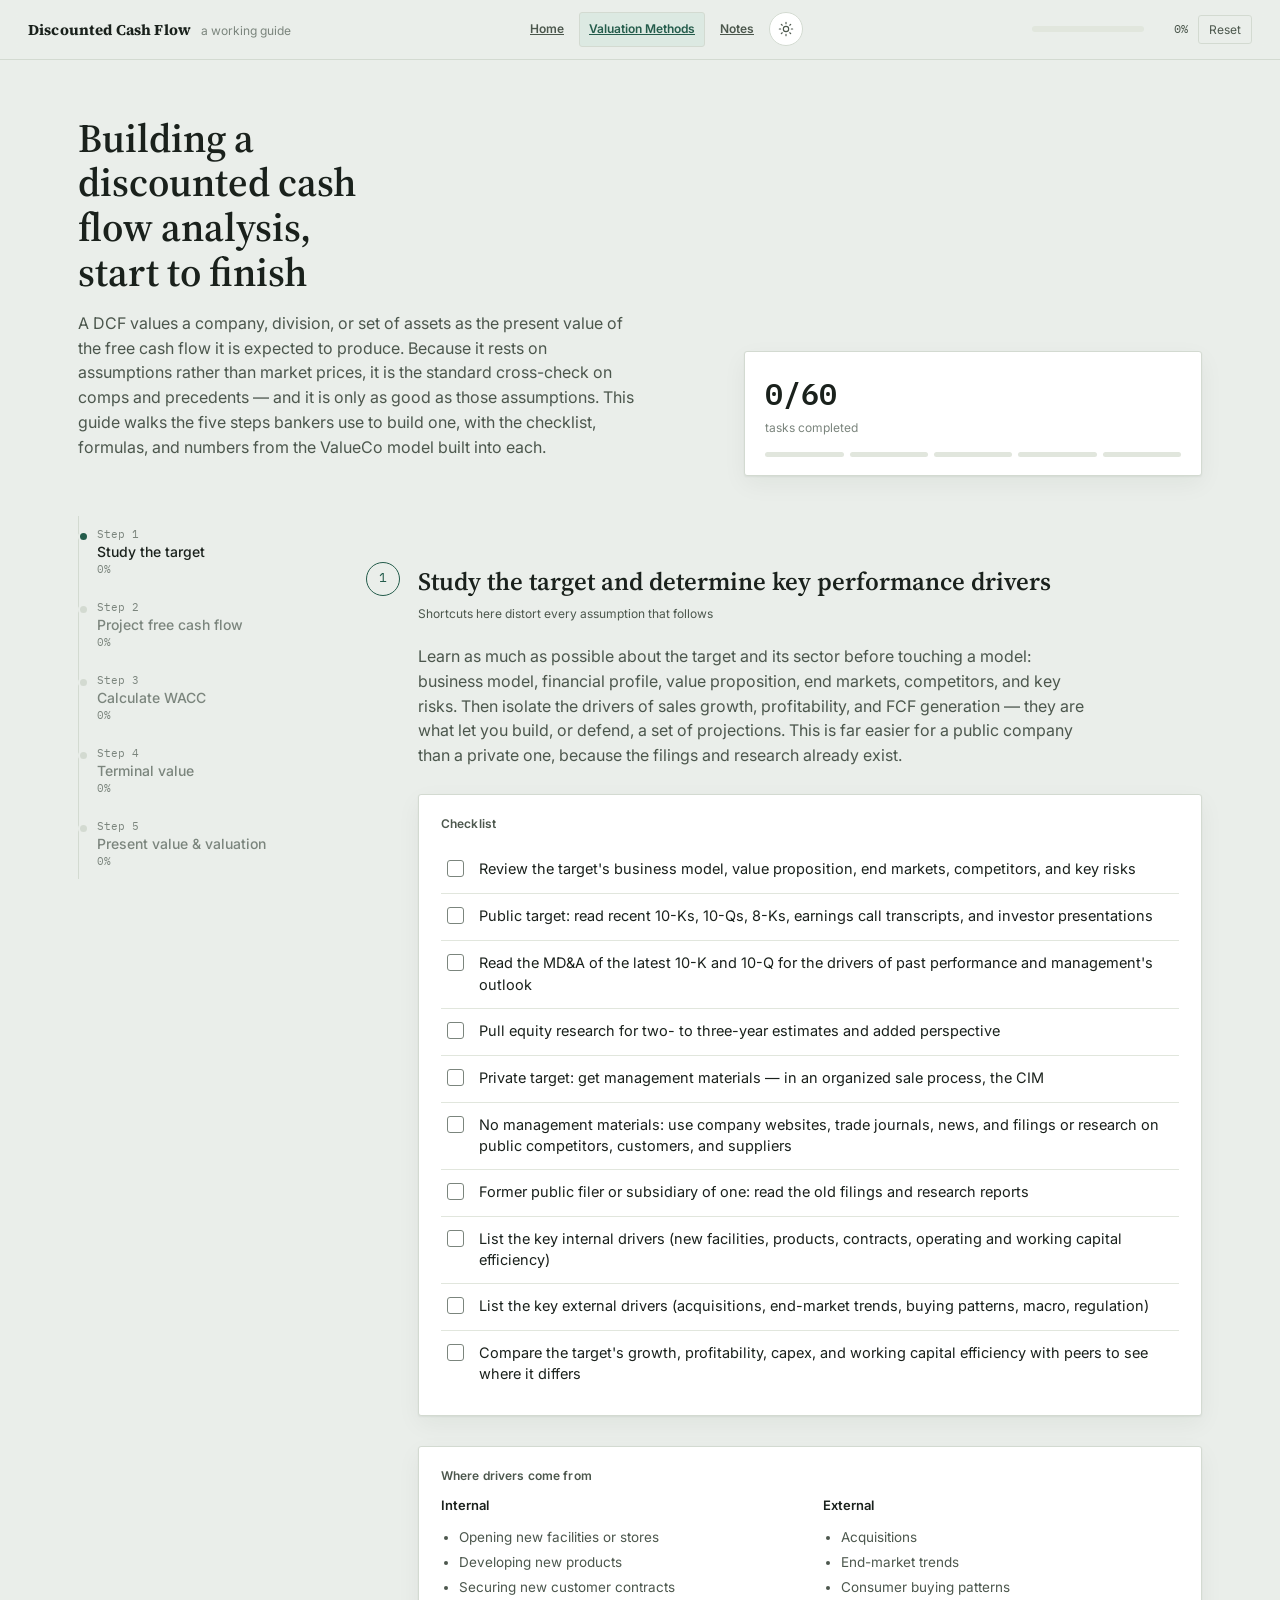
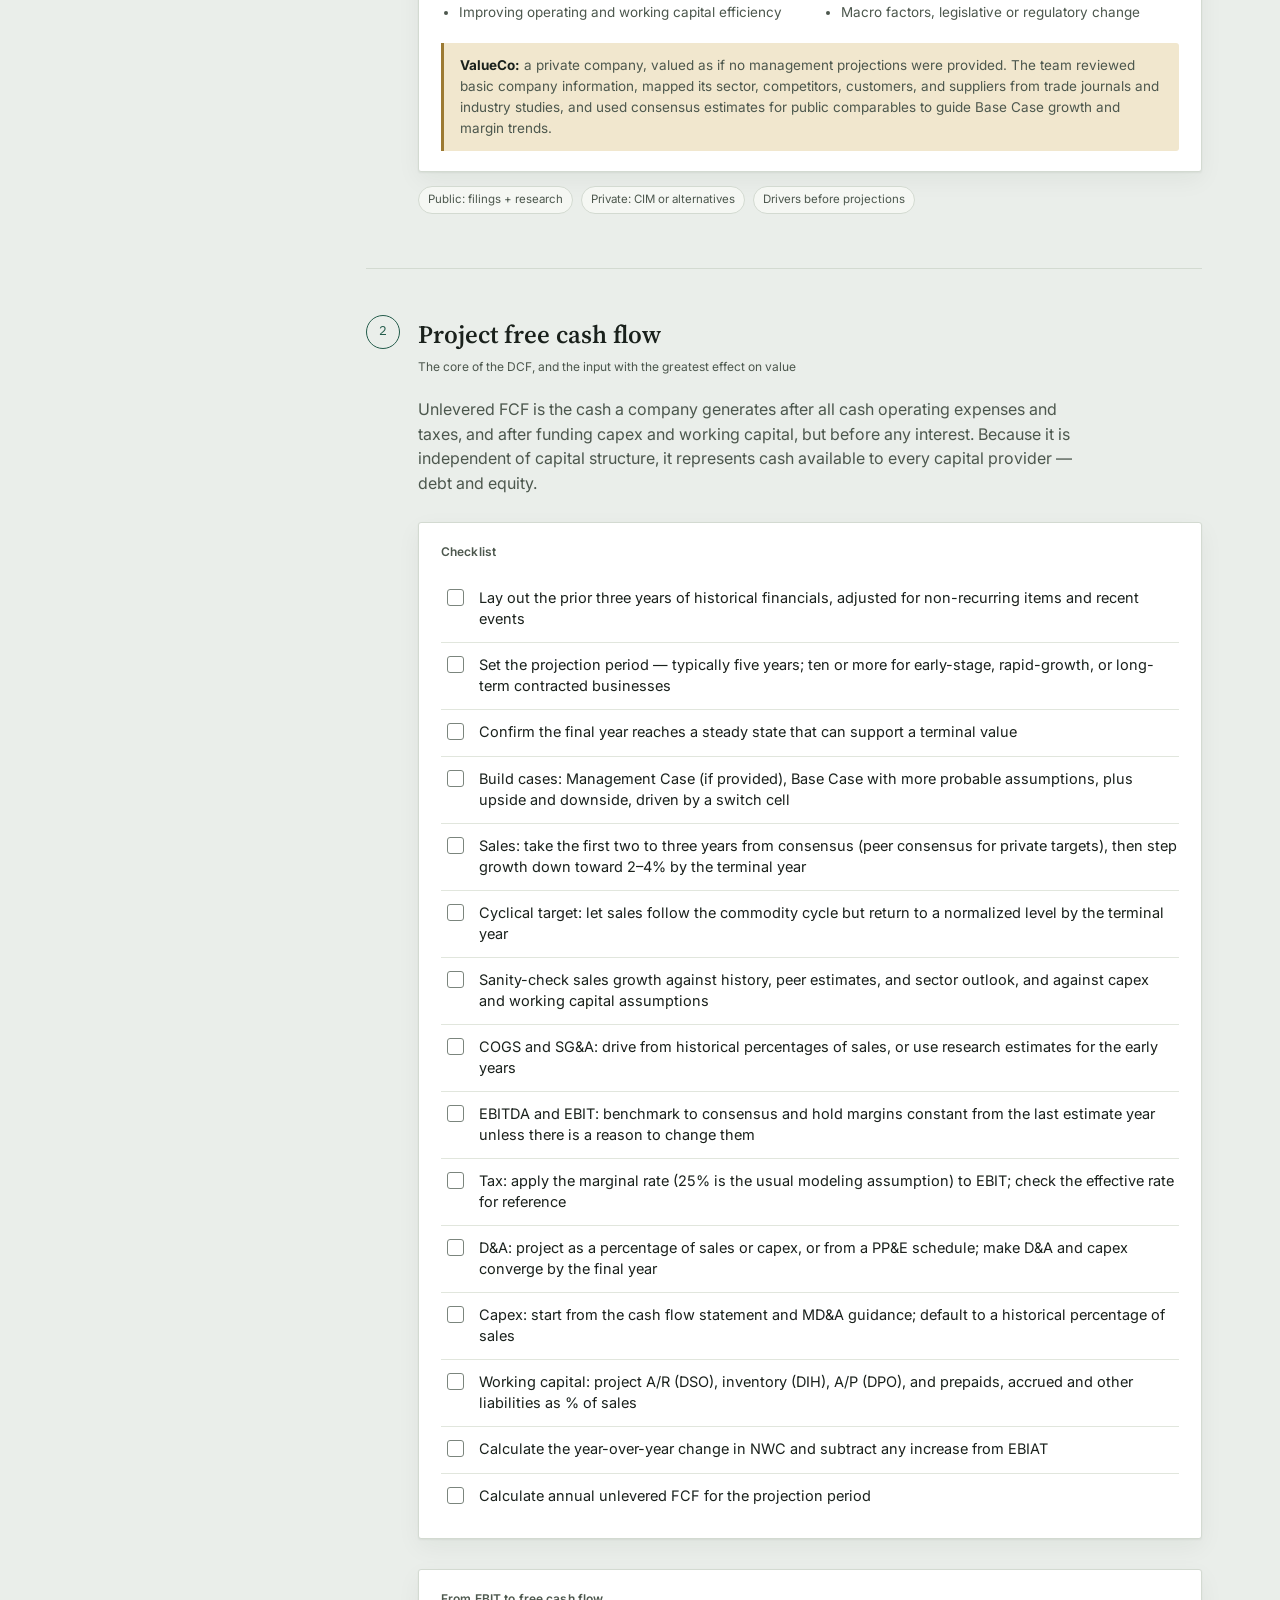
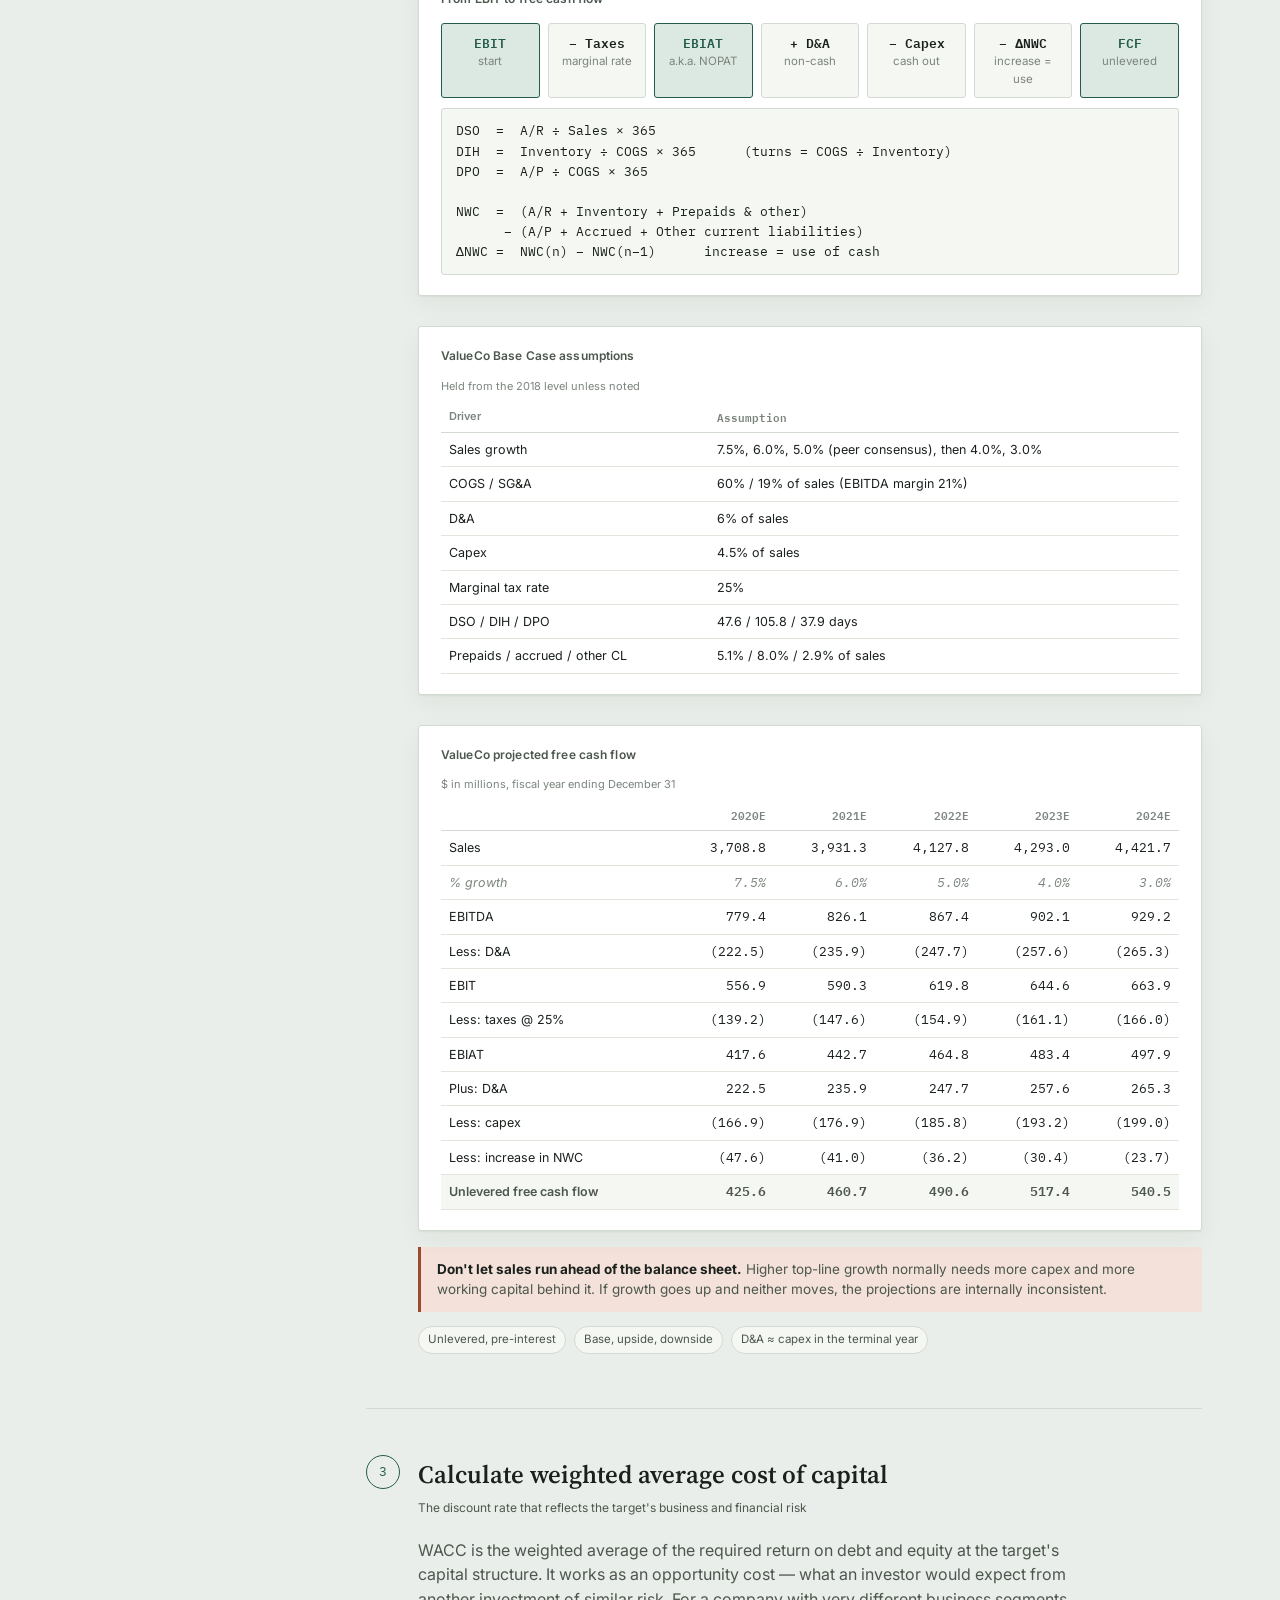
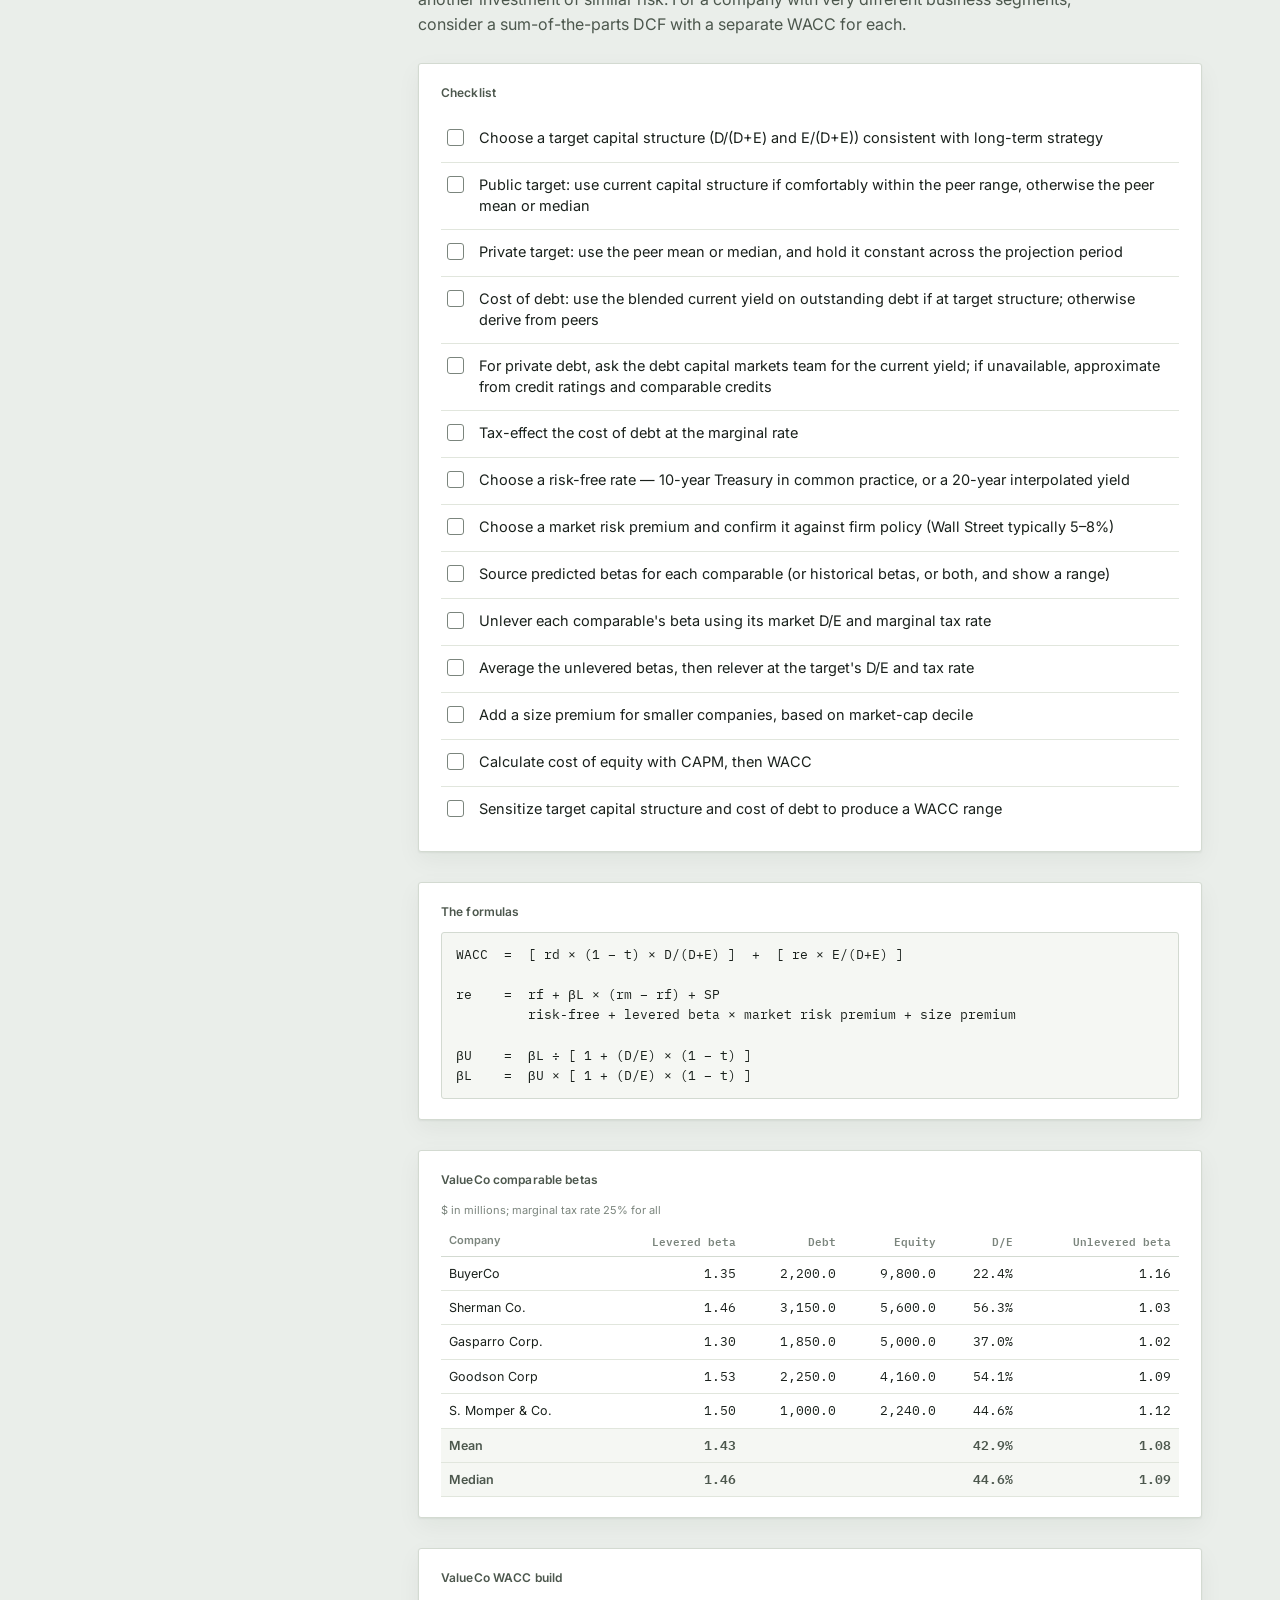
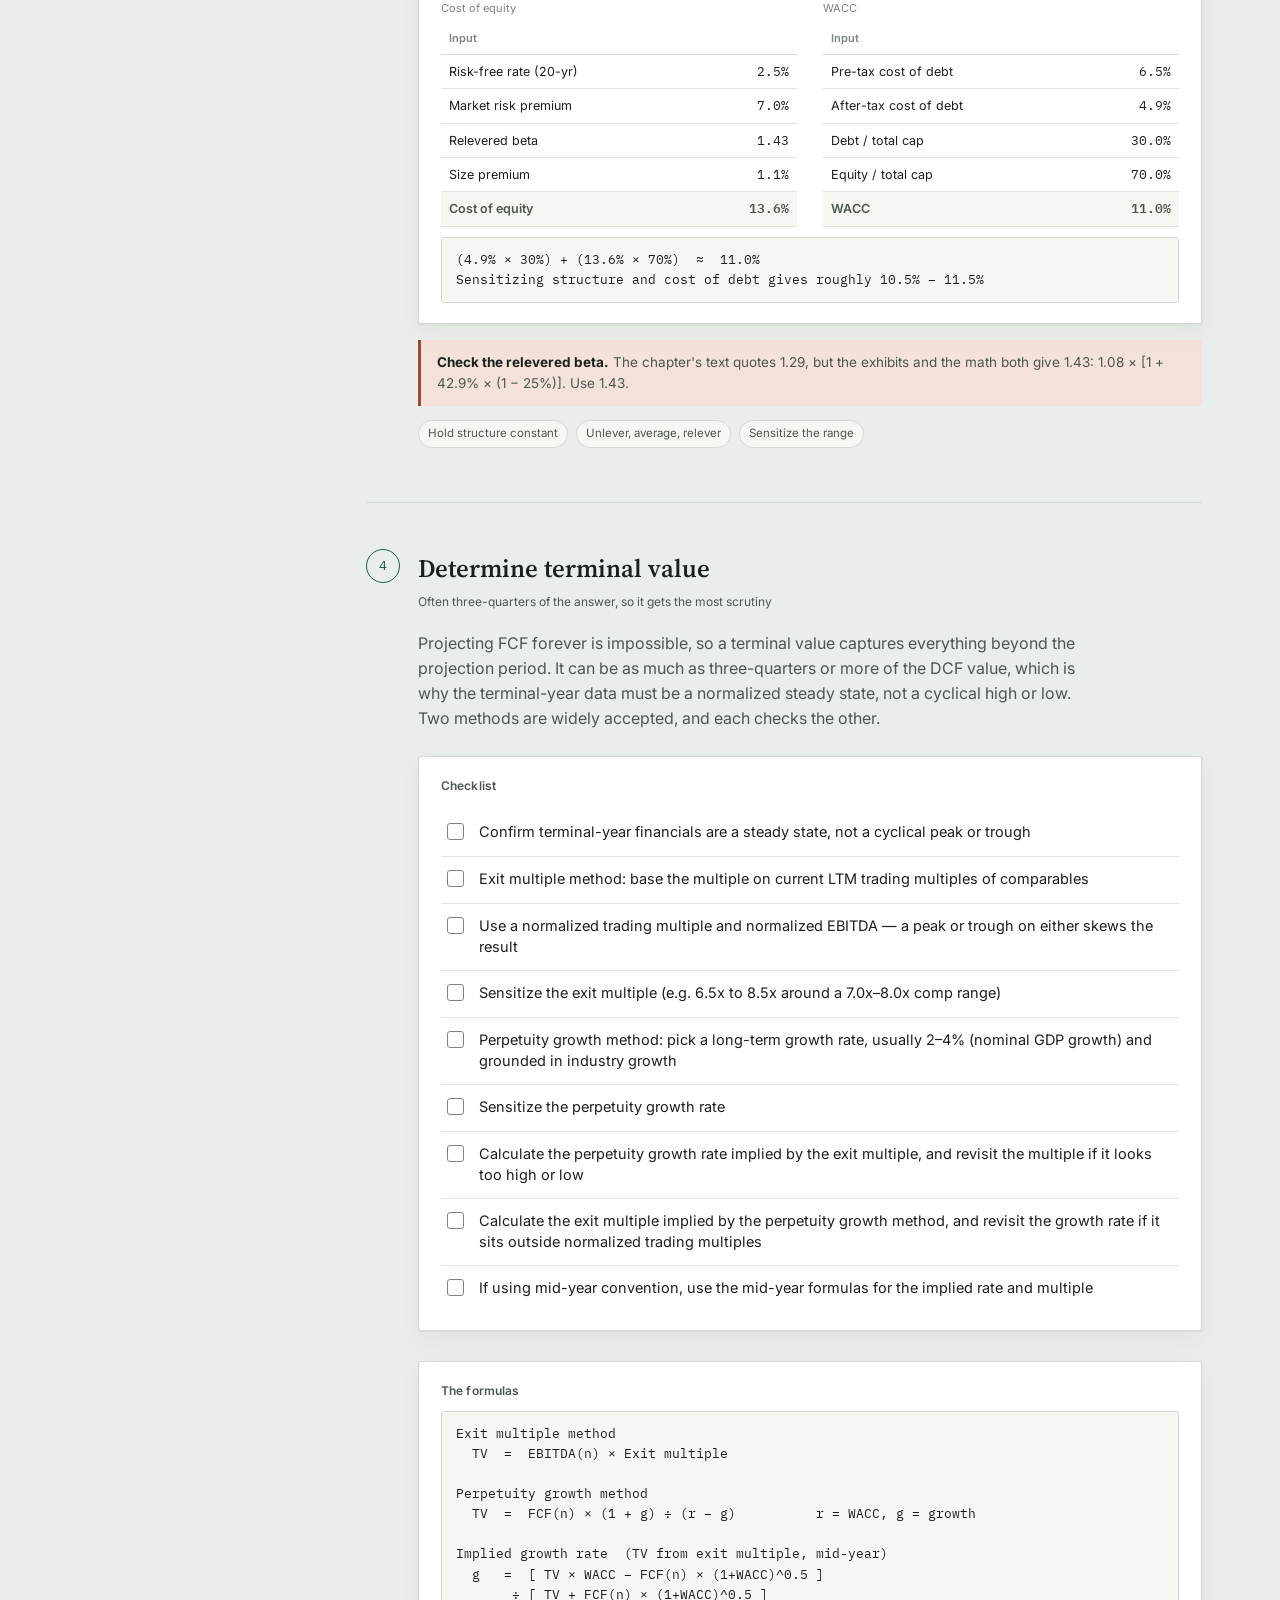
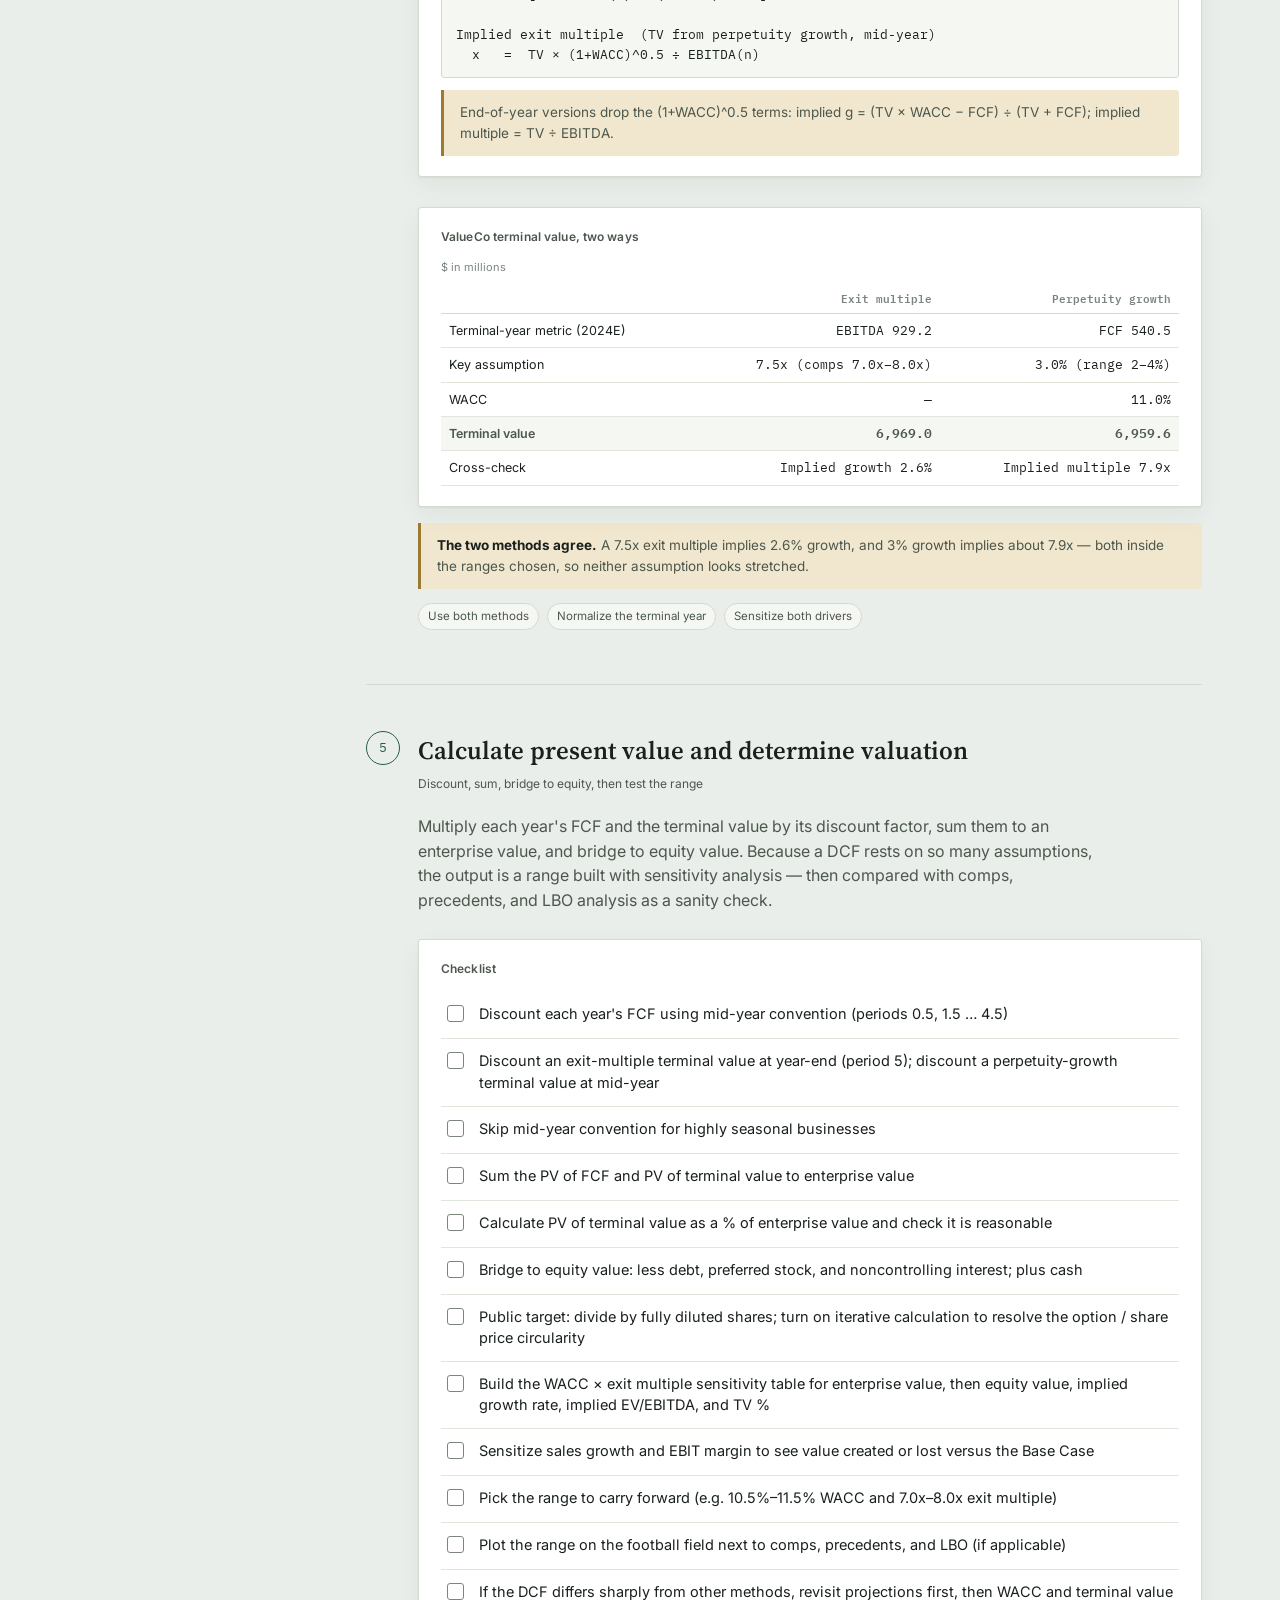
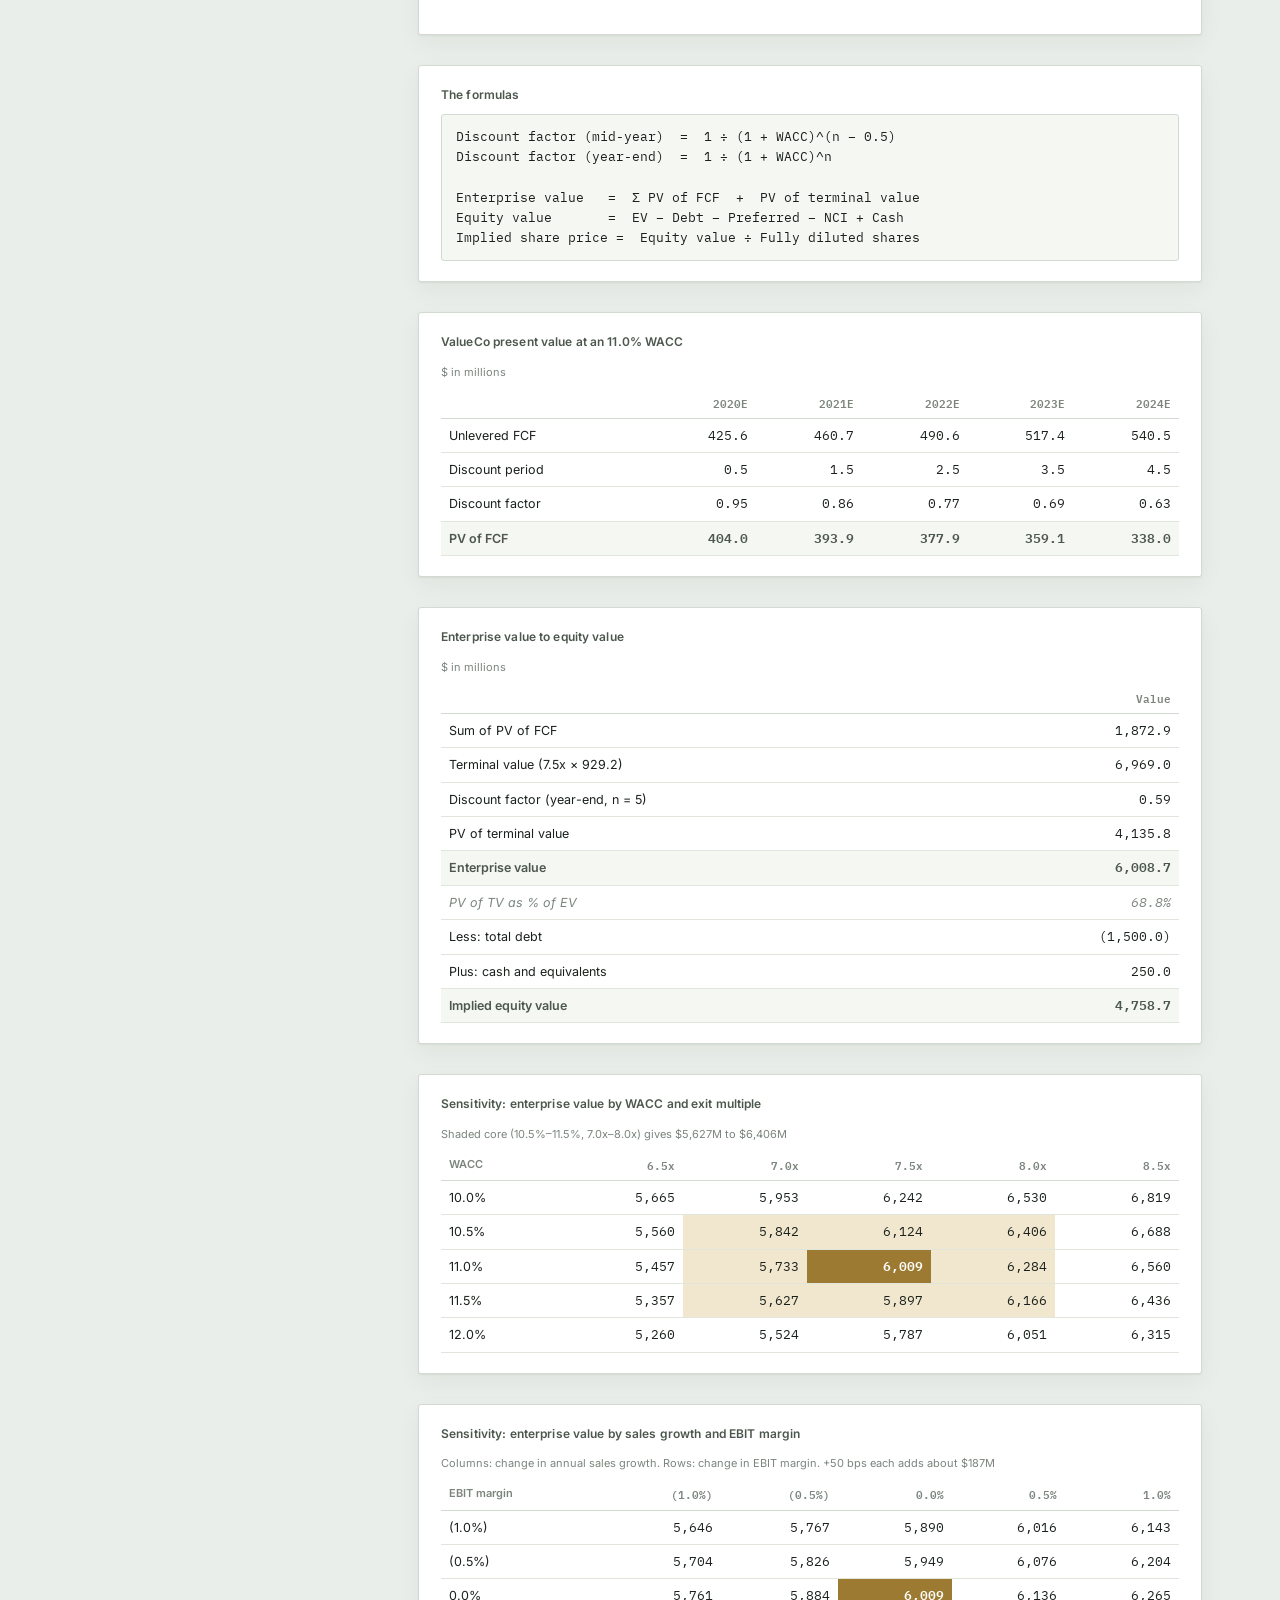
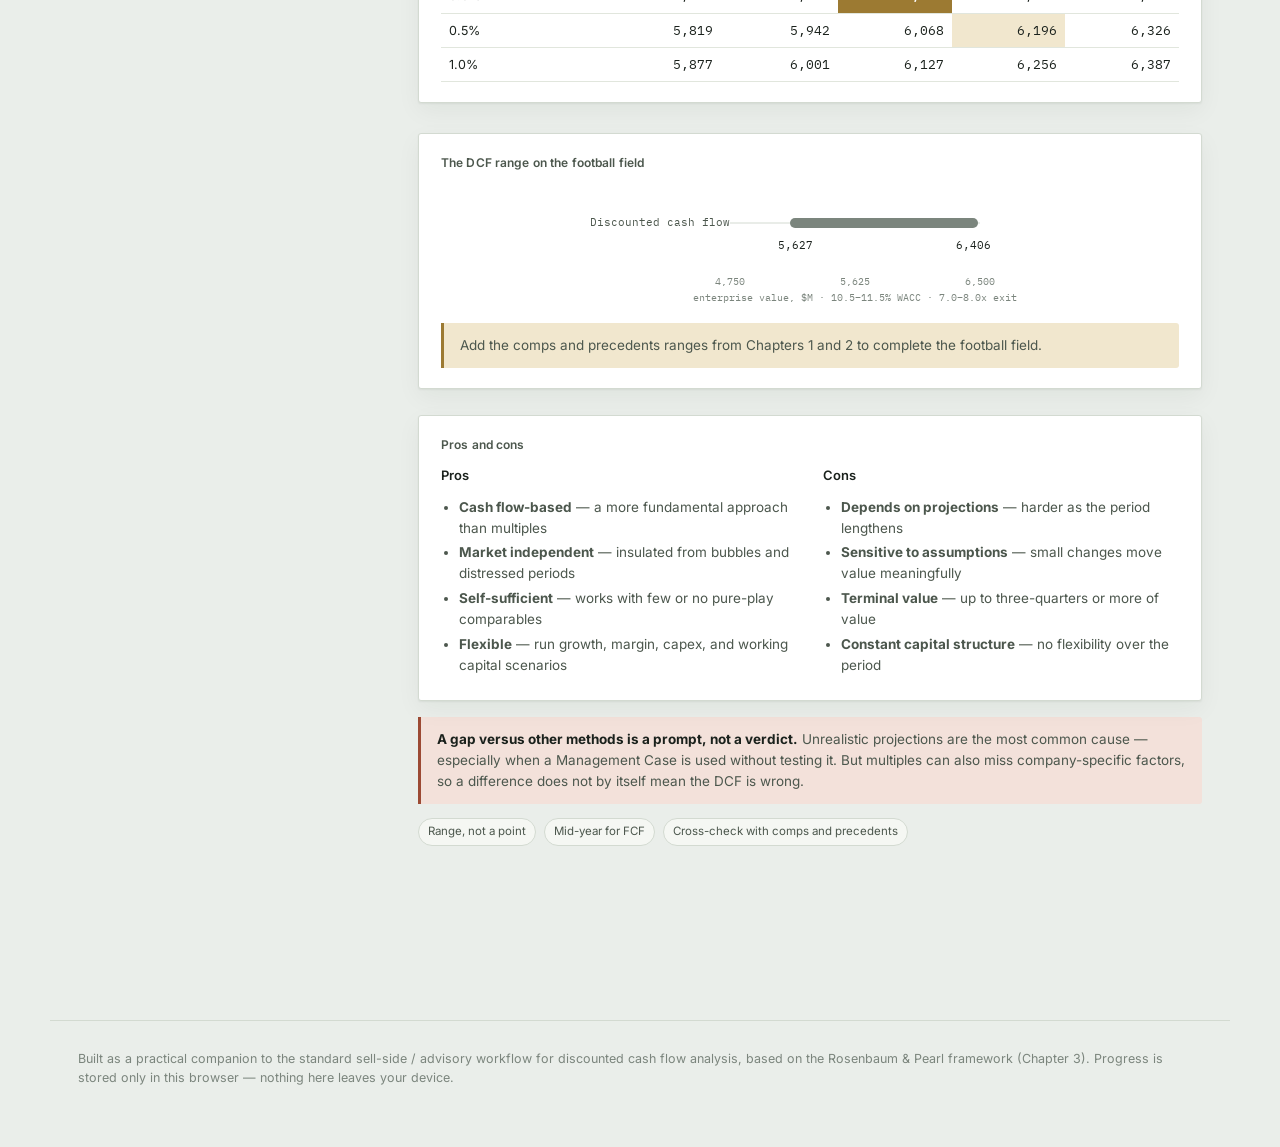
<file: dcf.html>
<!DOCTYPE html>
<html lang="en">
<head>
<meta charset="UTF-8">
<meta name="viewport" content="width=device-width, initial-scale=1.0">
<title>Discounted Cash Flow Analysis — A Working Guide</title>
<link rel="icon" type="image/png" href="money.png">
<link rel="preconnect" href="https://fonts.googleapis.com">
<link rel="preconnect" href="https://fonts.gstatic.com" crossorigin>
<link href="https://fonts.googleapis.com/css2?family=Source+Serif+4:opsz,wght@8..60,400;8..60,500;8..60,600;8..60,700&family=IBM+Plex+Mono:wght@400;500;600&family=Inter:wght@400;500;600;700&display=swap" rel="stylesheet">
<style>

  :root{
    --paper:      #EAEEEA;
    --paper-2:    #F5F7F3;
    --panel:      #FFFFFF;
    --ink:        #1A211C;
    --ink-soft:   #4C574D;
    --muted:      #7B857D;
    --line:       #D3DAD1;
    --line-soft:  #E1E6DD;
    --accent:     #245C4B;
    --accent-ink: #FFFFFF;
    --accent-soft:#DCE9E2;
    --gold:       #9C7A32;
    --gold-soft:  #F1E7CE;
    --rust:       #9C4A34;
    --rust-soft:  #F3E1DA;
    --shadow:     0 1px 2px rgba(20,30,22,.06), 0 8px 24px rgba(20,30,22,.05);
    --radius:     3px;
    color-scheme: light;
  }

  :root[data-theme="dark"]{
    --paper:      #12160F;
    --paper-2:    #171C15;
    --panel:      #1B211A;
    --ink:        #EAEFE8;
    --ink-soft:   #B7C1B4;
    --muted:      #7F8A7D;
    --line:       #2A322A;
    --line-soft:  #232A21;
    --accent:     #6FBE9F;
    --accent-ink: #0E1310;
    --accent-soft:#1F3D33;
    --gold:       #D3B15F;
    --gold-soft:  #332A15;
    --rust:       #D98E75;
    --rust-soft:  #3A241C;
    --shadow:     0 1px 2px rgba(0,0,0,.4), 0 8px 24px rgba(0,0,0,.35);
    color-scheme: dark;
  }

  *{ box-sizing: border-box; }
  html{ scroll-behavior: smooth; }
  body{
    margin:0;
    background: var(--paper);
    color: var(--ink);
    font-family: 'Inter', -apple-system, BlinkMacSystemFont, sans-serif;
    line-height: 1.55;
    -webkit-font-smoothing: antialiased;
  }
  ::selection{ background: var(--accent-soft); }

  h1,h2,h3,h4{
    font-family: 'Source Serif 4', Georgia, 'Times New Roman', serif;
    font-weight: 600;
    color: var(--ink);
    margin: 0;
  }
  .mono{
    font-family: 'IBM Plex Mono', ui-monospace, Menlo, Consolas, monospace;
    font-variant-numeric: tabular-nums;
  }
  a{ color: var(--accent); }
  button{ font-family: inherit; }

  /* ---------- top bar ---------- */
  .topbar{
    position: sticky; top:0; z-index: 50;
    display:flex; align-items:center; justify-content:space-between;
    gap: 16px;
    padding: 12px 28px;
    background: color-mix(in srgb, var(--paper) 88%, transparent);
    backdrop-filter: blur(8px);
    border-bottom: 1px solid var(--line);
  }
  .topbar-brand{ display:flex; align-items:baseline; gap:10px; }
  .site-nav{ display:flex; align-items:center; gap:5px; }
  .site-nav a{ color:var(--ink-soft); font-size:12px; font-weight:600; padding:7px 9px; border:1px solid transparent; border-radius:var(--radius); white-space:nowrap; }
  .site-nav a:hover,.site-nav a[aria-current="page"]{ color:var(--accent); background:var(--accent-soft); border-color:var(--line); }
  .topbar-brand .mark{
    font-family:'Source Serif 4', serif; font-weight:700; font-size: 15px;
    letter-spacing: .01em;
  }
  .topbar-brand .sub{ font-size:12px; color: var(--muted); }
  .topbar-progress{ display:flex; align-items:center; gap:10px; min-width: 220px; }
  .topbar-progress .track{
    flex:1; height:6px; border-radius: 4px; background: var(--line-soft);
    overflow:hidden;
  }
  .topbar-progress .fill{
    height:100%; width:0%; background: var(--accent);
    transition: width .35s ease;
  }
  .topbar-progress .pct{ font-family:'IBM Plex Mono',monospace; font-size:12px; color: var(--ink-soft); min-width: 34px; text-align:right; }
  .reset-btn{
    border:1px solid var(--line); background: transparent; color: var(--ink-soft);
    font-size: 12px; padding: 6px 10px; border-radius: var(--radius); cursor:pointer;
  }
  .reset-btn:hover{ border-color: var(--muted); color: var(--ink); }

  /* ---------- hero ---------- */
  .hero{
    max-width: 1180px; margin: 0 auto; padding: 56px 28px 40px;
    display:grid; grid-template-columns: 1.35fr 1fr; gap: 48px; align-items:end;
  }
  .hero h1{ font-size: 40px; line-height:1.12; max-width: 15ch; }
  .hero .lede{
    margin-top: 16px; color: var(--ink-soft); font-size: 16px; max-width: 56ch;
  }
  .hero-stat{
    background: var(--panel); border:1px solid var(--line); border-radius: var(--radius);
    padding: 18px 20px; box-shadow: var(--shadow);
  }
  .hero-stat .ring-row{ display:flex; align-items:center; gap:16px; }
  .hero-stat .num{ font-family:'IBM Plex Mono',monospace; font-size:30px; font-weight:600; }
  .hero-stat .label{ font-size:12px; color: var(--muted); margin-top: 2px; }
  .hero-stat .steps-mini{ margin-top:14px; display:flex; gap:6px; }
  .hero-stat .steps-mini span{
    flex:1; height:5px; border-radius:3px; background: var(--line-soft);
  }
  .hero-stat .steps-mini span.done{ background: var(--accent); }

  /* ---------- layout ---------- */
  .layout{
    max-width: 1180px; margin: 0 auto; padding: 0 28px 120px;
    display:grid; grid-template-columns: 240px 1fr; gap: 48px;
    align-items:start;
  }
  nav.rail{
    position: sticky; top: 74px;
    display:flex; flex-direction:column; gap: 2px;
    border-left: 1px solid var(--line);
    padding-left: 18px;
  }
  nav.rail .rail-item{
    display:block; padding: 11px 0; cursor:pointer;
    border:none; background:none; text-align:left; width:100%;
    color: var(--muted); position:relative;
  }
  nav.rail .rail-item::before{
    content:""; position:absolute; left:-19px; top: 15px; width:7px; height:7px;
    border-radius:50%; background: var(--line); border: 2px solid var(--paper);
  }
  nav.rail .rail-item.active{ color: var(--ink); }
  nav.rail .rail-item.active::before{ background: var(--accent); }
  nav.rail .rail-item.complete::before{ background: var(--gold); }
  nav.rail .r-num{ font-family:'IBM Plex Mono',monospace; font-size:11px; color: var(--muted); display:block; }
  nav.rail .r-name{ font-size:14px; font-weight:500; display:block; margin-top:2px; }
  nav.rail .r-pct{ font-family:'IBM Plex Mono',monospace; font-size:11px; color: var(--muted); display:block; margin-top:2px;}

  main{ min-width:0; }

  section.step{
    padding: 46px 0 54px;
    border-bottom: 1px solid var(--line);
  }
  section.step:last-child{ border-bottom:none; }

  .step-head{ display:flex; gap: 18px; align-items:flex-start; }
  .step-badge{
    font-family:'IBM Plex Mono',monospace; font-size: 13px; color: var(--accent);
    border:1px solid var(--accent); border-radius: 50%;
    width: 34px; height:34px; display:flex; align-items:center; justify-content:center;
    flex: none;
  }
  .step-head h2{ font-size: 25px; }
  .step-tag{
    font-size: 12px; color: var(--ink-soft); margin-top: 5px;
  }

  .step-body{ margin-top: 20px; margin-left: 52px; }
  .step-body > p{ color: var(--ink-soft); max-width: 68ch; }

  .grid-2{ display:grid; grid-template-columns: 1fr; gap: 30px; margin-top: 26px; }

  .panel{
    background: var(--panel); border:1px solid var(--line); border-radius: var(--radius);
    box-shadow: var(--shadow); padding: 20px 22px;
    display:flex; flex-direction:column;
  }
  .panel h4{ font-size: 12px; text-transform: none; letter-spacing:.01em; color: var(--ink-soft); font-family:'Inter',sans-serif; font-weight:600; }
  .panel > svg[role="img"]{
    display:block; width:100%; max-width:460px; margin: 14px auto 0; height:auto; align-self:center;
  }

  .checklist{ list-style:none; margin: 14px 0 0; padding:0; display:flex; flex-direction:column; gap: 2px; }
  .checklist li{ border-top: 1px solid var(--line-soft); }
  .checklist li:first-child{ border-top:none; }
  .checklist label{
    display:flex; gap: 12px; align-items:flex-start; padding: 11px 2px; cursor:pointer;
  }
  .checklist input[type=checkbox]{
    appearance:none; -webkit-appearance:none; width:17px; height:17px; margin-top:2px;
    border:1.5px solid var(--muted); border-radius: 3px; flex:none; position:relative; cursor:pointer;
    background: var(--panel);
  }
  .checklist input[type=checkbox]:checked{ background: var(--accent); border-color: var(--accent); }
  .checklist input[type=checkbox]:checked::after{
    content:""; position:absolute; left:4px; top:1px; width:5px; height:9px;
    border: solid var(--accent-ink); border-width: 0 2px 2px 0; transform: rotate(40deg);
  }
  .checklist .txt{ font-size:14.5px; line-height:1.45; color: var(--ink); }
  .checklist input:checked ~ .txt{ color: var(--muted); text-decoration: line-through; text-decoration-color: var(--line); }

  .callout{
    border-left: 3px solid var(--gold); background: var(--gold-soft);
    padding: 12px 16px; border-radius: 0 var(--radius) var(--radius) 0;
    font-size: 13.5px; color: var(--ink-soft); margin-top:16px;
  }
  .callout b{ color: var(--ink); }
  .callout.warn{ border-left-color: var(--rust); background: var(--rust-soft); }

  .formula{
    font-family:'IBM Plex Mono',monospace; font-size: 13px; background: var(--paper-2);
    border:1px solid var(--line); border-radius: var(--radius); padding: 12px 14px;
    margin-top: 10px; color: var(--ink); overflow-x:auto; white-space:pre;
  }

  table.ledger{ width:100%; border-collapse: collapse; margin-top: 12px; font-size: 12.5px; }
  table.ledger caption{ text-align:left; font-size:11px; color:var(--muted); margin-bottom:6px; }
  table.ledger th, table.ledger td{
    padding: 7px 8px; border-bottom: 1px solid var(--line-soft); text-align:right; white-space:nowrap;
  }
  table.ledger th:first-child, table.ledger td:first-child,
  table.ledger th:nth-child(2), table.ledger td:nth-child(2){ text-align:left; white-space:normal; }
  table.ledger thead th{ color: var(--muted); font-weight:600; font-size:11px; border-bottom:1px solid var(--line); }
  table.ledger tbody tr:hover{ background: var(--paper-2); }
  table.ledger tbody tr.tier td{ font-weight:600; background: var(--paper-2); color: var(--ink-soft); }
  table.ledger tfoot td{ font-weight:600; border-top: 1px solid var(--line); border-bottom:none; }
  table.ledger td.num, table.ledger th.num{ font-family:'IBM Plex Mono',monospace; }
  .scrollx{ overflow-x:auto; }

  .tag-row{ display:flex; flex-wrap:wrap; gap:8px; margin-top: 14px; }
  .tag{
    font-size:11.5px; padding: 4px 9px; border-radius: 20px; border:1px solid var(--line);
    color: var(--ink-soft); background: var(--paper-2);
  }

  .source-list{ margin: 12px 0 0; padding-left: 18px; color: var(--ink-soft); font-size: 13.5px; }
  .source-list li{ margin-bottom: 4px; }

  svg[role="img"]{ display:block; width:100%; max-width:460px; margin:14px auto 0; height:auto; }
  svg text{ font-family:'IBM Plex Mono', monospace; }

  footer{
    max-width: 1180px; margin: 0 auto; padding: 28px 28px 60px; color: var(--muted); font-size:12.5px;
    border-top: 1px solid var(--line);
  }

  @media (max-width: 860px){
    .topbar{ flex-wrap:wrap; padding:12px 18px; }
    .topbar-brand{ flex:1; }
    .site-nav{ order:1; flex-basis:100%; justify-content:center; overflow-x:auto; gap:2px; }
    .site-nav a{ padding:5px 6px; }
    .topbar-progress{ order:2; min-width:0; flex:1; max-width:320px; }
    .hero{ grid-template-columns: 1fr; padding-top: 34px; }
    .layout{ grid-template-columns: 1fr; }
    nav.rail{
      position: static; flex-direction:row; overflow-x:auto; border-left:none;
      padding-left:0; border-bottom:1px solid var(--line); padding-bottom: 10px; gap: 18px;
    }
    nav.rail .rail-item{ flex:none; padding: 4px 0; }
    nav.rail .rail-item::before{ left:-12px; top: 7px; }
    .step-body{ margin-left: 0; }
    .hero h1{ font-size:30px; }
  }

  table.ledger.n th:nth-child(2), table.ledger.n td:nth-child(2){ text-align:right; white-space:nowrap; }
  table.ledger.t td, table.ledger.t th{ white-space:normal; }
  table.ledger td.hi{ background: var(--gold); color:#fff; font-weight:600; }
  table.ledger td.mid{ background: var(--gold-soft); }
  table.ledger tr.sub td{ color: var(--muted); font-style: italic; }
  .two-col{ display:grid; grid-template-columns:1fr 1fr; gap:26px; }
  @media (max-width: 760px){ .two-col{ grid-template-columns:1fr; } }
  .bridge{ display:flex; flex-wrap:wrap; gap:8px; margin-top:14px; }
  .bridge div{ flex:1 1 84px; border:1px solid var(--line); background: var(--paper-2); border-radius: var(--radius); padding:9px 10px; text-align:center; font-size:11.5px; color: var(--muted); }
  .bridge div b{ display:block; font-family:'IBM Plex Mono',monospace; font-size:13px; color: var(--ink); font-weight:600; }
  .bridge div.k{ background: var(--accent-soft); border-color: var(--accent); }
  .bridge div.k b{ color: var(--accent); }
</style>
<link rel="stylesheet" href="theme.css">
<script src="theme.js"></script>
</head>
<body>

<div class="topbar">
  <div class="topbar-brand">
    <span class="mark">Discounted Cash Flow</span>
    <span class="sub">a working guide</span>
  </div>
  <nav class="site-nav" aria-label="Main navigation">
    <a href="index.html">Home</a>
    <a href="valuation-methodologies.html" aria-current="page">Valuation Methods</a>
    <a href="notes.html">Notes</a>
    <button class="theme-toggle" type="button" data-theme-toggle aria-label="Switch to light mode" title="Switch to light mode" aria-pressed="true">
      <svg class="theme-icon-sun" viewBox="0 0 24 24" aria-hidden="true"><circle cx="12" cy="12" r="4"/><path d="M12 2v2m0 16v2M4.93 4.93l1.42 1.42m11.3 11.3 1.42 1.42M2 12h2m16 0h2M4.93 19.07l1.42-1.42m11.3-11.3 1.42-1.42"/></svg>
      <svg class="theme-icon-moon" viewBox="0 0 24 24" aria-hidden="true"><path d="M20.2 15.2A8.5 8.5 0 0 1 8.8 3.8 8.5 8.5 0 1 0 20.2 15.2Z"/></svg>
    </button>
  </nav>
  <div class="topbar-progress">
    <div class="track"><div class="fill" id="topFill"></div></div>
    <span class="pct mono" id="topPct">0%</span>
    <button class="reset-btn" id="resetBtn" title="Clear all checked items">Reset</button>
  </div>
</div>

<div class="hero">
  <div>
    <h1>Building a discounted cash flow analysis, start to finish</h1>
    <p class="lede">A DCF values a company, division, or set of assets as the present value of the free cash flow it is expected to produce. Because it rests on assumptions rather than market prices, it is the standard cross-check on comps and precedents — and it is only as good as those assumptions. This guide walks the five steps bankers use to build one, with the checklist, formulas, and numbers from the ValueCo model built into each.</p>
  </div>
  <div class="hero-stat">
    <div class="ring-row">
      <div>
        <div class="num mono"><span id="doneCount">0</span>/<span id="totalCount">0</span></div>
        <div class="label">tasks completed</div>
      </div>
    </div>
    <div class="steps-mini" id="stepsMini"></div>
  </div>
</div>

<div class="layout">
  <nav class="rail" id="rail"></nav>

  <main id="main">

    <section class="step" id="step-1" data-step="1">
      <div class="step-head">
        <div class="step-badge">1</div>
        <div>
          <h2>Study the target and determine key performance drivers</h2>
          <div class="step-tag">Shortcuts here distort every assumption that follows</div>
        </div>
      </div>
      <div class="step-body">
        <p>Learn as much as possible about the target and its sector before touching a model: business model, financial profile, value proposition, end markets, competitors, and key risks. Then isolate the drivers of sales growth, profitability, and FCF generation — they are what let you build, or defend, a set of projections. This is far easier for a public company than a private one, because the filings and research already exist.</p>
        <div class="grid-2">
<div class="panel">
<h4>Checklist</h4>
<ul class="checklist" data-step="1">
<li><label><input type="checkbox" data-id="s1-1"><span class="txt">Review the target's business model, value proposition, end markets, competitors, and key risks</span></label></li>
<li><label><input type="checkbox" data-id="s1-2"><span class="txt">Public target: read recent 10-Ks, 10-Qs, 8-Ks, earnings call transcripts, and investor presentations</span></label></li>
<li><label><input type="checkbox" data-id="s1-3"><span class="txt">Read the MD&amp;A of the latest 10-K and 10-Q for the drivers of past performance and management's outlook</span></label></li>
<li><label><input type="checkbox" data-id="s1-4"><span class="txt">Pull equity research for two- to three-year estimates and added perspective</span></label></li>
<li><label><input type="checkbox" data-id="s1-5"><span class="txt">Private target: get management materials — in an organized sale process, the CIM</span></label></li>
<li><label><input type="checkbox" data-id="s1-6"><span class="txt">No management materials: use company websites, trade journals, news, and filings or research on public competitors, customers, and suppliers</span></label></li>
<li><label><input type="checkbox" data-id="s1-7"><span class="txt">Former public filer or subsidiary of one: read the old filings and research reports</span></label></li>
<li><label><input type="checkbox" data-id="s1-8"><span class="txt">List the key internal drivers (new facilities, products, contracts, operating and working capital efficiency)</span></label></li>
<li><label><input type="checkbox" data-id="s1-9"><span class="txt">List the key external drivers (acquisitions, end-market trends, buying patterns, macro, regulation)</span></label></li>
<li><label><input type="checkbox" data-id="s1-10"><span class="txt">Compare the target's growth, profitability, capex, and working capital efficiency with peers to see where it differs</span></label></li>
</ul>
</div>
<div class="panel">
<h4>Where drivers come from</h4>
<div class="two-col" style="margin-top:10px;">
<div><div style="font-size:13px; font-weight:600;">Internal</div><ul class="source-list"><li>Opening new facilities or stores</li><li>Developing new products</li><li>Securing new customer contracts</li><li>Improving operating and working capital efficiency</li></ul></div>
<div><div style="font-size:13px; font-weight:600;">External</div><ul class="source-list"><li>Acquisitions</li><li>End-market trends</li><li>Consumer buying patterns</li><li>Macro factors, legislative or regulatory change</li></ul></div>
</div>
<div class="callout"><b>ValueCo:</b> a private company, valued as if no management projections were provided. The team reviewed basic company information, mapped its sector, competitors, customers, and suppliers from trade journals and industry studies, and used consensus estimates for public comparables to guide Base Case growth and margin trends.</div>
</div>
        </div>
<div class="tag-row"><span class="tag">Public: filings + research</span><span class="tag">Private: CIM or alternatives</span><span class="tag">Drivers before projections</span></div>
      </div>
    </section>

    <section class="step" id="step-2" data-step="2">
      <div class="step-head">
        <div class="step-badge">2</div>
        <div>
          <h2>Project free cash flow</h2>
          <div class="step-tag">The core of the DCF, and the input with the greatest effect on value</div>
        </div>
      </div>
      <div class="step-body">
        <p>Unlevered FCF is the cash a company generates after all cash operating expenses and taxes, and after funding capex and working capital, but before any interest. Because it is independent of capital structure, it represents cash available to every capital provider — debt and equity.</p>
        <div class="grid-2">
<div class="panel">
<h4>Checklist</h4>
<ul class="checklist" data-step="2">
<li><label><input type="checkbox" data-id="s2-1"><span class="txt">Lay out the prior three years of historical financials, adjusted for non-recurring items and recent events</span></label></li>
<li><label><input type="checkbox" data-id="s2-2"><span class="txt">Set the projection period — typically five years; ten or more for early-stage, rapid-growth, or long-term contracted businesses</span></label></li>
<li><label><input type="checkbox" data-id="s2-3"><span class="txt">Confirm the final year reaches a steady state that can support a terminal value</span></label></li>
<li><label><input type="checkbox" data-id="s2-4"><span class="txt">Build cases: Management Case (if provided), Base Case with more probable assumptions, plus upside and downside, driven by a switch cell</span></label></li>
<li><label><input type="checkbox" data-id="s2-5"><span class="txt">Sales: take the first two to three years from consensus (peer consensus for private targets), then step growth down toward 2–4% by the terminal year</span></label></li>
<li><label><input type="checkbox" data-id="s2-6"><span class="txt">Cyclical target: let sales follow the commodity cycle but return to a normalized level by the terminal year</span></label></li>
<li><label><input type="checkbox" data-id="s2-7"><span class="txt">Sanity-check sales growth against history, peer estimates, and sector outlook, and against capex and working capital assumptions</span></label></li>
<li><label><input type="checkbox" data-id="s2-8"><span class="txt">COGS and SG&amp;A: drive from historical percentages of sales, or use research estimates for the early years</span></label></li>
<li><label><input type="checkbox" data-id="s2-9"><span class="txt">EBITDA and EBIT: benchmark to consensus and hold margins constant from the last estimate year unless there is a reason to change them</span></label></li>
<li><label><input type="checkbox" data-id="s2-10"><span class="txt">Tax: apply the marginal rate (25% is the usual modeling assumption) to EBIT; check the effective rate for reference</span></label></li>
<li><label><input type="checkbox" data-id="s2-11"><span class="txt">D&amp;A: project as a percentage of sales or capex, or from a PP&amp;E schedule; make D&amp;A and capex converge by the final year</span></label></li>
<li><label><input type="checkbox" data-id="s2-12"><span class="txt">Capex: start from the cash flow statement and MD&amp;A guidance; default to a historical percentage of sales</span></label></li>
<li><label><input type="checkbox" data-id="s2-13"><span class="txt">Working capital: project A/R (DSO), inventory (DIH), A/P (DPO), and prepaids, accrued and other liabilities as % of sales</span></label></li>
<li><label><input type="checkbox" data-id="s2-14"><span class="txt">Calculate the year-over-year change in NWC and subtract any increase from EBIAT</span></label></li>
<li><label><input type="checkbox" data-id="s2-15"><span class="txt">Calculate annual unlevered FCF for the projection period</span></label></li>
</ul>
</div>
<div class="panel">
<h4>From EBIT to free cash flow</h4>
<div class="bridge">
<div class="k"><b>EBIT</b>start</div><div><b>− Taxes</b>marginal rate</div><div class="k"><b>EBIAT</b>a.k.a. NOPAT</div><div><b>+ D&amp;A</b>non-cash</div><div><b>− Capex</b>cash out</div><div><b>− ΔNWC</b>increase = use</div><div class="k"><b>FCF</b>unlevered</div>
</div>
<div class="formula">DSO  =  A/R ÷ Sales × 365
DIH  =  Inventory ÷ COGS × 365      (turns = COGS ÷ Inventory)
DPO  =  A/P ÷ COGS × 365

NWC  =  (A/R + Inventory + Prepaids &amp; other)
      − (A/P + Accrued + Other current liabilities)
ΔNWC =  NWC(n) − NWC(n−1)      increase = use of cash</div>
</div>
<div class="panel">
<h4>ValueCo Base Case assumptions</h4>
<div class="scrollx"><table class="ledger t">
<caption>Held from the 2018 level unless noted</caption>
<thead><tr><th>Driver</th><th class="num">Assumption</th></tr></thead><tbody>
<tr><td>Sales growth</td><td>7.5%, 6.0%, 5.0% (peer consensus), then 4.0%, 3.0%</td></tr>
<tr><td>COGS / SG&amp;A</td><td>60% / 19% of sales (EBITDA margin 21%)</td></tr>
<tr><td>D&amp;A</td><td>6% of sales</td></tr>
<tr><td>Capex</td><td>4.5% of sales</td></tr>
<tr><td>Marginal tax rate</td><td>25%</td></tr>
<tr><td>DSO / DIH / DPO</td><td>47.6 / 105.8 / 37.9 days</td></tr>
<tr><td>Prepaids / accrued / other CL</td><td>5.1% / 8.0% / 2.9% of sales</td></tr>
</tbody></table></div>
</div>
<div class="panel">
<h4>ValueCo projected free cash flow</h4>
<div class="scrollx"><table class="ledger n">
<caption>$ in millions, fiscal year ending December 31</caption>
<thead><tr><th></th><th class="num">2020E</th><th class="num">2021E</th><th class="num">2022E</th><th class="num">2023E</th><th class="num">2024E</th></tr></thead><tbody>
<tr><td>Sales</td><td class="num">3,708.8</td><td class="num">3,931.3</td><td class="num">4,127.8</td><td class="num">4,293.0</td><td class="num">4,421.7</td></tr>
<tr class="sub"><td>% growth</td><td class="num">7.5%</td><td class="num">6.0%</td><td class="num">5.0%</td><td class="num">4.0%</td><td class="num">3.0%</td></tr>
<tr><td>EBITDA</td><td class="num">779.4</td><td class="num">826.1</td><td class="num">867.4</td><td class="num">902.1</td><td class="num">929.2</td></tr>
<tr><td>Less: D&amp;A</td><td class="num">(222.5)</td><td class="num">(235.9)</td><td class="num">(247.7)</td><td class="num">(257.6)</td><td class="num">(265.3)</td></tr>
<tr><td>EBIT</td><td class="num">556.9</td><td class="num">590.3</td><td class="num">619.8</td><td class="num">644.6</td><td class="num">663.9</td></tr>
<tr><td>Less: taxes @ 25%</td><td class="num">(139.2)</td><td class="num">(147.6)</td><td class="num">(154.9)</td><td class="num">(161.1)</td><td class="num">(166.0)</td></tr>
<tr><td>EBIAT</td><td class="num">417.6</td><td class="num">442.7</td><td class="num">464.8</td><td class="num">483.4</td><td class="num">497.9</td></tr>
<tr><td>Plus: D&amp;A</td><td class="num">222.5</td><td class="num">235.9</td><td class="num">247.7</td><td class="num">257.6</td><td class="num">265.3</td></tr>
<tr><td>Less: capex</td><td class="num">(166.9)</td><td class="num">(176.9)</td><td class="num">(185.8)</td><td class="num">(193.2)</td><td class="num">(199.0)</td></tr>
<tr><td>Less: increase in NWC</td><td class="num">(47.6)</td><td class="num">(41.0)</td><td class="num">(36.2)</td><td class="num">(30.4)</td><td class="num">(23.7)</td></tr>
<tr class="tier"><td>Unlevered free cash flow</td><td class="num">425.6</td><td class="num">460.7</td><td class="num">490.6</td><td class="num">517.4</td><td class="num">540.5</td></tr>
</tbody></table></div>
</div>
        </div>
<div class="callout warn"><b>Don't let sales run ahead of the balance sheet.</b> Higher top-line growth normally needs more capex and more working capital behind it. If growth goes up and neither moves, the projections are internally inconsistent.</div><div class="tag-row"><span class="tag">Unlevered, pre-interest</span><span class="tag">Base, upside, downside</span><span class="tag">D&amp;A ≈ capex in the terminal year</span></div>
      </div>
    </section>

    <section class="step" id="step-3" data-step="3">
      <div class="step-head">
        <div class="step-badge">3</div>
        <div>
          <h2>Calculate weighted average cost of capital</h2>
          <div class="step-tag">The discount rate that reflects the target's business and financial risk</div>
        </div>
      </div>
      <div class="step-body">
        <p>WACC is the weighted average of the required return on debt and equity at the target's capital structure. It works as an opportunity cost — what an investor would expect from another investment of similar risk. For a company with very different business segments, consider a sum-of-the-parts DCF with a separate WACC for each.</p>
        <div class="grid-2">
<div class="panel">
<h4>Checklist</h4>
<ul class="checklist" data-step="3">
<li><label><input type="checkbox" data-id="s3-1"><span class="txt">Choose a target capital structure (D/(D+E) and E/(D+E)) consistent with long-term strategy</span></label></li>
<li><label><input type="checkbox" data-id="s3-2"><span class="txt">Public target: use current capital structure if comfortably within the peer range, otherwise the peer mean or median</span></label></li>
<li><label><input type="checkbox" data-id="s3-3"><span class="txt">Private target: use the peer mean or median, and hold it constant across the projection period</span></label></li>
<li><label><input type="checkbox" data-id="s3-4"><span class="txt">Cost of debt: use the blended current yield on outstanding debt if at target structure; otherwise derive from peers</span></label></li>
<li><label><input type="checkbox" data-id="s3-5"><span class="txt">For private debt, ask the debt capital markets team for the current yield; if unavailable, approximate from credit ratings and comparable credits</span></label></li>
<li><label><input type="checkbox" data-id="s3-6"><span class="txt">Tax-effect the cost of debt at the marginal rate</span></label></li>
<li><label><input type="checkbox" data-id="s3-7"><span class="txt">Choose a risk-free rate — 10-year Treasury in common practice, or a 20-year interpolated yield</span></label></li>
<li><label><input type="checkbox" data-id="s3-8"><span class="txt">Choose a market risk premium and confirm it against firm policy (Wall Street typically 5–8%)</span></label></li>
<li><label><input type="checkbox" data-id="s3-9"><span class="txt">Source predicted betas for each comparable (or historical betas, or both, and show a range)</span></label></li>
<li><label><input type="checkbox" data-id="s3-10"><span class="txt">Unlever each comparable's beta using its market D/E and marginal tax rate</span></label></li>
<li><label><input type="checkbox" data-id="s3-11"><span class="txt">Average the unlevered betas, then relever at the target's D/E and tax rate</span></label></li>
<li><label><input type="checkbox" data-id="s3-12"><span class="txt">Add a size premium for smaller companies, based on market-cap decile</span></label></li>
<li><label><input type="checkbox" data-id="s3-13"><span class="txt">Calculate cost of equity with CAPM, then WACC</span></label></li>
<li><label><input type="checkbox" data-id="s3-14"><span class="txt">Sensitize target capital structure and cost of debt to produce a WACC range</span></label></li>
</ul>
</div>
<div class="panel">
<h4>The formulas</h4>
<div class="formula">WACC  =  [ rd × (1 − t) × D/(D+E) ]  +  [ re × E/(D+E) ]

re    =  rf + βL × (rm − rf) + SP
         risk-free + levered beta × market risk premium + size premium

βU    =  βL ÷ [ 1 + (D/E) × (1 − t) ]
βL    =  βU × [ 1 + (D/E) × (1 − t) ]</div>
</div>
<div class="panel">
<h4>ValueCo comparable betas</h4>
<div class="scrollx"><table class="ledger n">
<caption>$ in millions; marginal tax rate 25% for all</caption>
<thead><tr><th>Company</th><th class="num">Levered beta</th><th class="num">Debt</th><th class="num">Equity</th><th class="num">D/E</th><th class="num">Unlevered beta</th></tr></thead><tbody>
<tr><td>BuyerCo</td><td class="num">1.35</td><td class="num">2,200.0</td><td class="num">9,800.0</td><td class="num">22.4%</td><td class="num">1.16</td></tr>
<tr><td>Sherman Co.</td><td class="num">1.46</td><td class="num">3,150.0</td><td class="num">5,600.0</td><td class="num">56.3%</td><td class="num">1.03</td></tr>
<tr><td>Gasparro Corp.</td><td class="num">1.30</td><td class="num">1,850.0</td><td class="num">5,000.0</td><td class="num">37.0%</td><td class="num">1.02</td></tr>
<tr><td>Goodson Corp</td><td class="num">1.53</td><td class="num">2,250.0</td><td class="num">4,160.0</td><td class="num">54.1%</td><td class="num">1.09</td></tr>
<tr><td>S. Momper &amp; Co.</td><td class="num">1.50</td><td class="num">1,000.0</td><td class="num">2,240.0</td><td class="num">44.6%</td><td class="num">1.12</td></tr>
<tr class="tier"><td>Mean</td><td class="num">1.43</td><td class="num"></td><td class="num"></td><td class="num">42.9%</td><td class="num">1.08</td></tr>
<tr class="tier"><td>Median</td><td class="num">1.46</td><td class="num"></td><td class="num"></td><td class="num">44.6%</td><td class="num">1.09</td></tr>
</tbody></table></div>
</div>
<div class="panel">
<h4>ValueCo WACC build</h4>
<div class="two-col"><div class="scrollx"><table class="ledger n">
<caption>Cost of equity</caption>
<thead><tr><th>Input</th><th class="num"></th></tr></thead><tbody>
<tr><td>Risk-free rate (20-yr)</td><td class="num">2.5%</td></tr>
<tr><td>Market risk premium</td><td class="num">7.0%</td></tr>
<tr><td>Relevered beta</td><td class="num">1.43</td></tr>
<tr><td>Size premium</td><td class="num">1.1%</td></tr>
<tr class="tier"><td>Cost of equity</td><td class="num">13.6%</td></tr>
</tbody></table></div><div class="scrollx"><table class="ledger n">
<caption>WACC</caption>
<thead><tr><th>Input</th><th class="num"></th></tr></thead><tbody>
<tr><td>Pre-tax cost of debt</td><td class="num">6.5%</td></tr>
<tr><td>After-tax cost of debt</td><td class="num">4.9%</td></tr>
<tr><td>Debt / total cap</td><td class="num">30.0%</td></tr>
<tr><td>Equity / total cap</td><td class="num">70.0%</td></tr>
<tr class="tier"><td>WACC</td><td class="num">11.0%</td></tr>
</tbody></table></div></div><div class="formula">(4.9% × 30%) + (13.6% × 70%)  ≈  11.0%
Sensitizing structure and cost of debt gives roughly 10.5% – 11.5%</div>
</div>
        </div>
<div class="callout warn"><b>Check the relevered beta.</b> The chapter's text quotes 1.29, but the exhibits and the math both give 1.43: 1.08 × [1 + 42.9% × (1 − 25%)]. Use 1.43.</div><div class="tag-row"><span class="tag">Hold structure constant</span><span class="tag">Unlever, average, relever</span><span class="tag">Sensitize the range</span></div>
      </div>
    </section>

    <section class="step" id="step-4" data-step="4">
      <div class="step-head">
        <div class="step-badge">4</div>
        <div>
          <h2>Determine terminal value</h2>
          <div class="step-tag">Often three-quarters of the answer, so it gets the most scrutiny</div>
        </div>
      </div>
      <div class="step-body">
        <p>Projecting FCF forever is impossible, so a terminal value captures everything beyond the projection period. It can be as much as three-quarters or more of the DCF value, which is why the terminal-year data must be a normalized steady state, not a cyclical high or low. Two methods are widely accepted, and each checks the other.</p>
        <div class="grid-2">
<div class="panel">
<h4>Checklist</h4>
<ul class="checklist" data-step="4">
<li><label><input type="checkbox" data-id="s4-1"><span class="txt">Confirm terminal-year financials are a steady state, not a cyclical peak or trough</span></label></li>
<li><label><input type="checkbox" data-id="s4-2"><span class="txt">Exit multiple method: base the multiple on current LTM trading multiples of comparables</span></label></li>
<li><label><input type="checkbox" data-id="s4-3"><span class="txt">Use a normalized trading multiple and normalized EBITDA — a peak or trough on either skews the result</span></label></li>
<li><label><input type="checkbox" data-id="s4-4"><span class="txt">Sensitize the exit multiple (e.g. 6.5x to 8.5x around a 7.0x–8.0x comp range)</span></label></li>
<li><label><input type="checkbox" data-id="s4-5"><span class="txt">Perpetuity growth method: pick a long-term growth rate, usually 2–4% (nominal GDP growth) and grounded in industry growth</span></label></li>
<li><label><input type="checkbox" data-id="s4-6"><span class="txt">Sensitize the perpetuity growth rate</span></label></li>
<li><label><input type="checkbox" data-id="s4-7"><span class="txt">Calculate the perpetuity growth rate implied by the exit multiple, and revisit the multiple if it looks too high or low</span></label></li>
<li><label><input type="checkbox" data-id="s4-8"><span class="txt">Calculate the exit multiple implied by the perpetuity growth method, and revisit the growth rate if it sits outside normalized trading multiples</span></label></li>
<li><label><input type="checkbox" data-id="s4-9"><span class="txt">If using mid-year convention, use the mid-year formulas for the implied rate and multiple</span></label></li>
</ul>
</div>
<div class="panel">
<h4>The formulas</h4>
<div class="formula">Exit multiple method
  TV  =  EBITDA(n) × Exit multiple

Perpetuity growth method
  TV  =  FCF(n) × (1 + g) ÷ (r − g)          r = WACC, g = growth

Implied growth rate  (TV from exit multiple, mid-year)
  g   =  [ TV × WACC − FCF(n) × (1+WACC)^0.5 ]
       ÷ [ TV + FCF(n) × (1+WACC)^0.5 ]

Implied exit multiple  (TV from perpetuity growth, mid-year)
  x   =  TV × (1+WACC)^0.5 ÷ EBITDA(n)</div><div class="callout" style="margin-top:12px;">End-of-year versions drop the (1+WACC)^0.5 terms: implied g = (TV × WACC − FCF) ÷ (TV + FCF); implied multiple = TV ÷ EBITDA.</div>
</div>
<div class="panel">
<h4>ValueCo terminal value, two ways</h4>
<div class="scrollx"><table class="ledger n">
<caption>$ in millions</caption>
<thead><tr><th></th><th class="num">Exit multiple</th><th class="num">Perpetuity growth</th></tr></thead><tbody>
<tr><td>Terminal-year metric (2024E)</td><td class="num">EBITDA 929.2</td><td class="num">FCF 540.5</td></tr>
<tr><td>Key assumption</td><td class="num">7.5x (comps 7.0x–8.0x)</td><td class="num">3.0% (range 2–4%)</td></tr>
<tr><td>WACC</td><td class="num">—</td><td class="num">11.0%</td></tr>
<tr class="tier"><td>Terminal value</td><td class="num">6,969.0</td><td class="num">6,959.6</td></tr>
<tr><td>Cross-check</td><td class="num">Implied growth 2.6%</td><td class="num">Implied multiple 7.9x</td></tr>
</tbody></table></div>
</div>
        </div>
<div class="callout"><b>The two methods agree.</b> A 7.5x exit multiple implies 2.6% growth, and 3% growth implies about 7.9x — both inside the ranges chosen, so neither assumption looks stretched.</div><div class="tag-row"><span class="tag">Use both methods</span><span class="tag">Normalize the terminal year</span><span class="tag">Sensitize both drivers</span></div>
      </div>
    </section>

    <section class="step" id="step-5" data-step="5">
      <div class="step-head">
        <div class="step-badge">5</div>
        <div>
          <h2>Calculate present value and determine valuation</h2>
          <div class="step-tag">Discount, sum, bridge to equity, then test the range</div>
        </div>
      </div>
      <div class="step-body">
        <p>Multiply each year's FCF and the terminal value by its discount factor, sum them to an enterprise value, and bridge to equity value. Because a DCF rests on so many assumptions, the output is a range built with sensitivity analysis — then compared with comps, precedents, and LBO analysis as a sanity check.</p>
        <div class="grid-2">
<div class="panel">
<h4>Checklist</h4>
<ul class="checklist" data-step="5">
<li><label><input type="checkbox" data-id="s5-1"><span class="txt">Discount each year's FCF using mid-year convention (periods 0.5, 1.5 … 4.5)</span></label></li>
<li><label><input type="checkbox" data-id="s5-2"><span class="txt">Discount an exit-multiple terminal value at year-end (period 5); discount a perpetuity-growth terminal value at mid-year</span></label></li>
<li><label><input type="checkbox" data-id="s5-3"><span class="txt">Skip mid-year convention for highly seasonal businesses</span></label></li>
<li><label><input type="checkbox" data-id="s5-4"><span class="txt">Sum the PV of FCF and PV of terminal value to enterprise value</span></label></li>
<li><label><input type="checkbox" data-id="s5-5"><span class="txt">Calculate PV of terminal value as a % of enterprise value and check it is reasonable</span></label></li>
<li><label><input type="checkbox" data-id="s5-6"><span class="txt">Bridge to equity value: less debt, preferred stock, and noncontrolling interest; plus cash</span></label></li>
<li><label><input type="checkbox" data-id="s5-7"><span class="txt">Public target: divide by fully diluted shares; turn on iterative calculation to resolve the option / share price circularity</span></label></li>
<li><label><input type="checkbox" data-id="s5-8"><span class="txt">Build the WACC × exit multiple sensitivity table for enterprise value, then equity value, implied growth rate, implied EV/EBITDA, and TV %</span></label></li>
<li><label><input type="checkbox" data-id="s5-9"><span class="txt">Sensitize sales growth and EBIT margin to see value created or lost versus the Base Case</span></label></li>
<li><label><input type="checkbox" data-id="s5-10"><span class="txt">Pick the range to carry forward (e.g. 10.5%–11.5% WACC and 7.0x–8.0x exit multiple)</span></label></li>
<li><label><input type="checkbox" data-id="s5-11"><span class="txt">Plot the range on the football field next to comps, precedents, and LBO (if applicable)</span></label></li>
<li><label><input type="checkbox" data-id="s5-12"><span class="txt">If the DCF differs sharply from other methods, revisit projections first, then WACC and terminal value</span></label></li>
</ul>
</div>
<div class="panel">
<h4>The formulas</h4>
<div class="formula">Discount factor (mid-year)  =  1 ÷ (1 + WACC)^(n − 0.5)
Discount factor (year-end)  =  1 ÷ (1 + WACC)^n

Enterprise value   =  Σ PV of FCF  +  PV of terminal value
Equity value       =  EV − Debt − Preferred − NCI + Cash
Implied share price =  Equity value ÷ Fully diluted shares</div>
</div>
<div class="panel">
<h4>ValueCo present value at an 11.0% WACC</h4>
<div class="scrollx"><table class="ledger n">
<caption>$ in millions</caption>
<thead><tr><th></th><th class="num">2020E</th><th class="num">2021E</th><th class="num">2022E</th><th class="num">2023E</th><th class="num">2024E</th></tr></thead><tbody>
<tr><td>Unlevered FCF</td><td class="num">425.6</td><td class="num">460.7</td><td class="num">490.6</td><td class="num">517.4</td><td class="num">540.5</td></tr>
<tr><td>Discount period</td><td class="num">0.5</td><td class="num">1.5</td><td class="num">2.5</td><td class="num">3.5</td><td class="num">4.5</td></tr>
<tr><td>Discount factor</td><td class="num">0.95</td><td class="num">0.86</td><td class="num">0.77</td><td class="num">0.69</td><td class="num">0.63</td></tr>
<tr class="tier"><td>PV of FCF</td><td class="num">404.0</td><td class="num">393.9</td><td class="num">377.9</td><td class="num">359.1</td><td class="num">338.0</td></tr>
</tbody></table></div>
</div>
<div class="panel">
<h4>Enterprise value to equity value</h4>
<div class="scrollx"><table class="ledger n">
<caption>$ in millions</caption>
<thead><tr><th></th><th class="num">Value</th></tr></thead><tbody>
<tr><td>Sum of PV of FCF</td><td class="num">1,872.9</td></tr>
<tr><td>Terminal value (7.5x × 929.2)</td><td class="num">6,969.0</td></tr>
<tr><td>Discount factor (year-end, n = 5)</td><td class="num">0.59</td></tr>
<tr><td>PV of terminal value</td><td class="num">4,135.8</td></tr>
<tr class="tier"><td>Enterprise value</td><td class="num">6,008.7</td></tr>
<tr class="sub"><td>PV of TV as % of EV</td><td class="num">68.8%</td></tr>
<tr><td>Less: total debt</td><td class="num">(1,500.0)</td></tr>
<tr><td>Plus: cash and equivalents</td><td class="num">250.0</td></tr>
<tr class="tier"><td>Implied equity value</td><td class="num">4,758.7</td></tr>
</tbody></table></div>
</div>
<div class="panel">
<h4>Sensitivity: enterprise value by WACC and exit multiple</h4>
<div class="scrollx"><table class="ledger n">
<caption>Shaded core (10.5%–11.5%, 7.0x–8.0x) gives $5,627M to $6,406M</caption>
<thead><tr><th>WACC</th><th class="num">6.5x</th><th class="num">7.0x</th><th class="num">7.5x</th><th class="num">8.0x</th><th class="num">8.5x</th></tr></thead><tbody>
<tr><td>10.0%</td><td class="num">5,665</td><td class="num">5,953</td><td class="num">6,242</td><td class="num">6,530</td><td class="num">6,819</td></tr>
<tr><td>10.5%</td><td class="num">5,560</td><td class="num mid">5,842</td><td class="num mid">6,124</td><td class="num mid">6,406</td><td class="num">6,688</td></tr>
<tr><td>11.0%</td><td class="num">5,457</td><td class="num mid">5,733</td><td class="num hi">6,009</td><td class="num mid">6,284</td><td class="num">6,560</td></tr>
<tr><td>11.5%</td><td class="num">5,357</td><td class="num mid">5,627</td><td class="num mid">5,897</td><td class="num mid">6,166</td><td class="num">6,436</td></tr>
<tr><td>12.0%</td><td class="num">5,260</td><td class="num">5,524</td><td class="num">5,787</td><td class="num">6,051</td><td class="num">6,315</td></tr>
</tbody></table></div>
</div>
<div class="panel">
<h4>Sensitivity: enterprise value by sales growth and EBIT margin</h4>
<div class="scrollx"><table class="ledger n">
<caption>Columns: change in annual sales growth. Rows: change in EBIT margin. +50 bps each adds about $187M</caption>
<thead><tr><th>EBIT margin</th><th class="num">(1.0%)</th><th class="num">(0.5%)</th><th class="num">0.0%</th><th class="num">0.5%</th><th class="num">1.0%</th></tr></thead><tbody>
<tr><td>(1.0%)</td><td class="num">5,646</td><td class="num">5,767</td><td class="num">5,890</td><td class="num">6,016</td><td class="num">6,143</td></tr>
<tr><td>(0.5%)</td><td class="num">5,704</td><td class="num">5,826</td><td class="num">5,949</td><td class="num">6,076</td><td class="num">6,204</td></tr>
<tr><td>0.0%</td><td class="num">5,761</td><td class="num">5,884</td><td class="num hi">6,009</td><td class="num">6,136</td><td class="num">6,265</td></tr>
<tr><td>0.5%</td><td class="num">5,819</td><td class="num">5,942</td><td class="num">6,068</td><td class="num mid">6,196</td><td class="num">6,326</td></tr>
<tr><td>1.0%</td><td class="num">5,877</td><td class="num">6,001</td><td class="num">6,127</td><td class="num">6,256</td><td class="num">6,387</td></tr>
</tbody></table></div>
</div>
<div class="panel">
<h4>The DCF range on the football field</h4>
<svg viewBox="0 0 460 120" width="100%" height="auto" role="img" aria-label="DCF enterprise value range 5,627 to 6,406 million">
  <line x1="150" y1="36" x2="400" y2="36" stroke="var(--line)" stroke-width="1"/>
  <line x1="215" y1="36" x2="393" y2="36" stroke="var(--muted)" stroke-width="10" stroke-linecap="round"/>
  <text x="10" y="36" class="bar-label" dominant-baseline="middle" style="font-size:11px;fill:var(--ink-soft)">Discounted cash flow</text>
  <text x="215" y="62" text-anchor="middle" style="font-size:11px;fill:var(--ink)">5,627</text>
  <text x="393" y="62" text-anchor="middle" style="font-size:11px;fill:var(--ink)">6,406</text>
  <text x="150" y="98" text-anchor="middle" style="font-size:10px;fill:var(--muted)">4,750</text>
  <text x="275" y="98" text-anchor="middle" style="font-size:10px;fill:var(--muted)">5,625</text>
  <text x="400" y="98" text-anchor="middle" style="font-size:10px;fill:var(--muted)">6,500</text>
  <text x="275" y="114" text-anchor="middle" style="font-size:10px;fill:var(--muted)">enterprise value, $M · 10.5–11.5% WACC · 7.0–8.0x exit</text>
</svg><div class="callout">Add the comps and precedents ranges from Chapters 1 and 2 to complete the football field.</div>
</div>
        </div>
<div class="grid-2"><div class="panel"><h4>Pros and cons</h4><div class="two-col" style="margin-top:10px;">
<div><div style="font-size:13px; font-weight:600;">Pros</div><ul class="source-list"><li><b>Cash flow-based</b> — a more fundamental approach than multiples</li><li><b>Market independent</b> — insulated from bubbles and distressed periods</li><li><b>Self-sufficient</b> — works with few or no pure-play comparables</li><li><b>Flexible</b> — run growth, margin, capex, and working capital scenarios</li></ul></div>
<div><div style="font-size:13px; font-weight:600;">Cons</div><ul class="source-list"><li><b>Depends on projections</b> — harder as the period lengthens</li><li><b>Sensitive to assumptions</b> — small changes move value meaningfully</li><li><b>Terminal value</b> — up to three-quarters or more of value</li><li><b>Constant capital structure</b> — no flexibility over the period</li></ul></div>
</div></div></div>
<div class="callout warn"><b>A gap versus other methods is a prompt, not a verdict.</b> Unrealistic projections are the most common cause — especially when a Management Case is used without testing it. But multiples can also miss company-specific factors, so a difference does not by itself mean the DCF is wrong.</div><div class="tag-row"><span class="tag">Range, not a point</span><span class="tag">Mid-year for FCF</span><span class="tag">Cross-check with comps and precedents</span></div>
      </div>
    </section>

  </main>
</div>

<footer>
  Built as a practical companion to the standard sell-side / advisory workflow for discounted cash flow analysis, based on the Rosenbaum &amp; Pearl framework (Chapter 3). Progress is stored only in this browser — nothing here leaves your device.
</footer>

<script>
(function(){
  var STEPS = [
    {id:1, name:"Study the target"},
    {id:2, name:"Project free cash flow"},
    {id:3, name:"Calculate WACC"},
    {id:4, name:"Terminal value"},
    {id:5, name:"Present value & valuation"}
  ];
  var STORE_KEY = "dcf-guide-progress-v1";

  function loadState(){
    try{
      var raw = localStorage.getItem(STORE_KEY);
      return raw ? JSON.parse(raw) : {};
    }catch(e){ return {}; }
  }
  function saveState(state){
    try{ localStorage.setItem(STORE_KEY, JSON.stringify(state)); }catch(e){}
  }

  var state = loadState();
  var allBoxes = Array.prototype.slice.call(document.querySelectorAll('.checklist input[type=checkbox]'));

  allBoxes.forEach(function(box){
    var id = box.getAttribute('data-id');
    if(state[id]) box.checked = true;
    box.addEventListener('change', function(){
      state[id] = box.checked;
      saveState(state);
      render();
    });
  });

  var rail = document.getElementById('rail');
  STEPS.forEach(function(s){
    var btn = document.createElement('button');
    btn.className = 'rail-item';
    btn.setAttribute('data-target', 'step-' + s.id);
    btn.innerHTML = '<span class="r-num mono">Step ' + s.id + '</span>' +
                    '<span class="r-name">' + s.name + '</span>' +
                    '<span class="r-pct mono" data-pct-for="'+s.id+'">0%</span>';
    btn.addEventListener('click', function(){
      var el = document.getElementById('step-' + s.id);
      if(el) el.scrollIntoView({behavior:'smooth', block:'start'});
    });
    rail.appendChild(btn);
  });

  var stepsMini = document.getElementById('stepsMini');
  STEPS.forEach(function(s){
    var span = document.createElement('span');
    span.setAttribute('data-mini-for', s.id);
    stepsMini.appendChild(span);
  });

  function render(){
    var total = allBoxes.length;
    var done = allBoxes.filter(function(b){ return b.checked; }).length;
    document.getElementById('doneCount').textContent = done;
    document.getElementById('totalCount').textContent = total;
    var pct = total ? Math.round(done/total*100) : 0;
    document.getElementById('topFill').style.width = pct + '%';
    document.getElementById('topPct').textContent = pct + '%';

    STEPS.forEach(function(s){
      var boxes = document.querySelectorAll('.checklist[data-step="'+s.id+'"] input[type=checkbox]');
      var t = boxes.length;
      var d = Array.prototype.filter.call(boxes, function(b){return b.checked;}).length;
      var p = t ? Math.round(d/t*100) : 0;
      var railItem = document.querySelector('.rail-item[data-target="step-'+s.id+'"]');
      var pctLabel = railItem ? railItem.querySelector('[data-pct-for="'+s.id+'"]') : null;
      if(pctLabel) pctLabel.textContent = p + '%';
      if(railItem){
        railItem.classList.toggle('complete', p === 100);
      }
      var mini = document.querySelector('[data-mini-for="'+s.id+'"]');
      if(mini) mini.classList.toggle('done', p === 100);
    });
  }

  var sections = STEPS.map(function(s){ return document.getElementById('step-' + s.id); });
  function onScroll(){
    var pos = window.scrollY + 140;
    var activeId = sections[0] ? sections[0].id : null;
    sections.forEach(function(sec){
      if(sec && sec.offsetTop <= pos) activeId = sec.id;
    });
    document.querySelectorAll('.rail-item').forEach(function(item){
      item.classList.toggle('active', item.getAttribute('data-target') === activeId);
    });
  }
  window.addEventListener('scroll', onScroll, {passive:true});

  document.getElementById('resetBtn').addEventListener('click', function(){
    if(!confirm('Clear all checked steps? This cannot be undone.')) return;
    allBoxes.forEach(function(b){ b.checked = false; });
    state = {};
    saveState(state);
    render();
  });

  render();
  onScroll();
})();
</script>

</body>
</html>
</file>
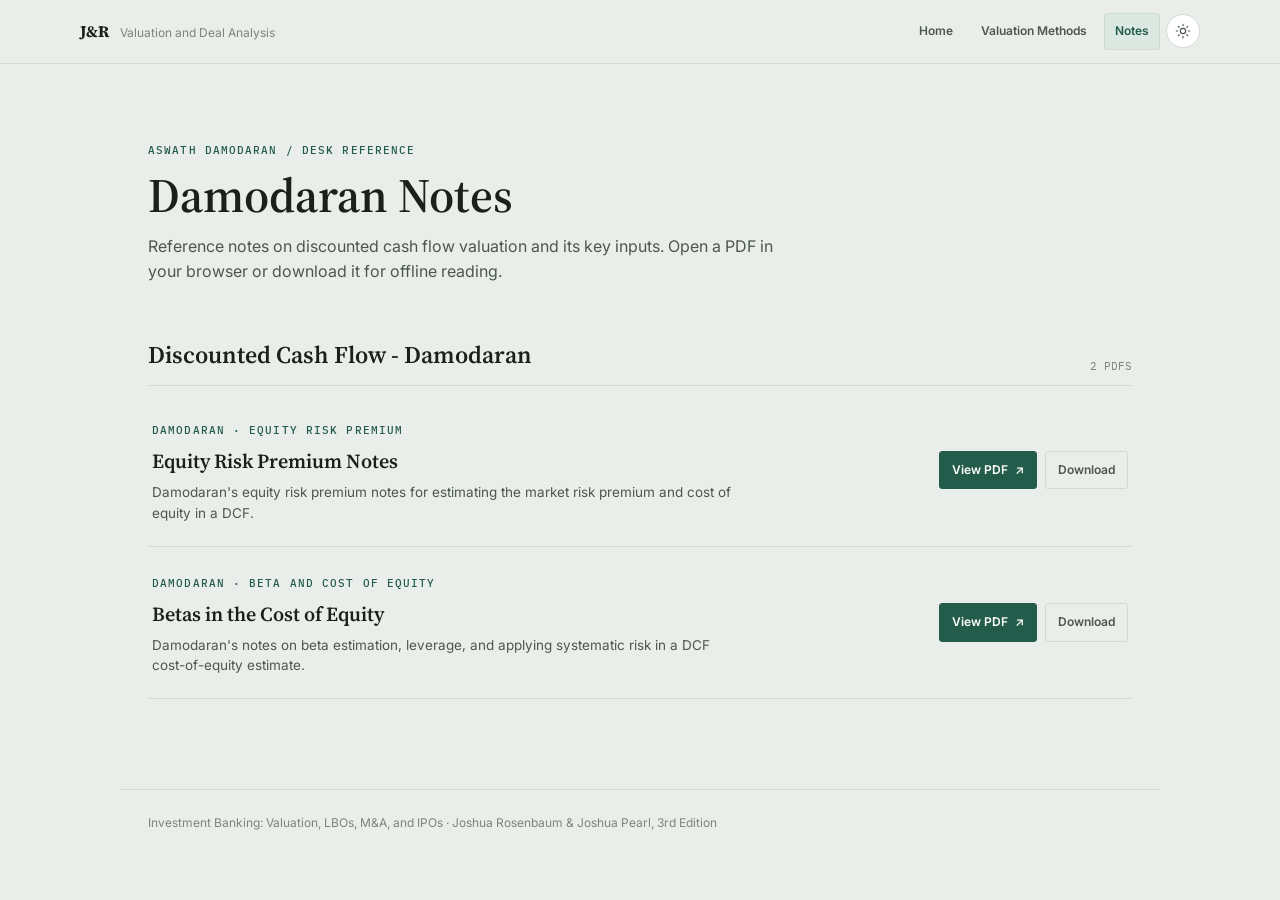
<file: notes.html>
<!DOCTYPE html>
<html lang="en">
<head>
<meta charset="UTF-8">
<meta name="viewport" content="width=device-width, initial-scale=1.0">
<title>Damodaran Notes — Investment Banking</title>
<link rel="icon" type="image/png" href="money.png">
<link rel="preconnect" href="https://fonts.googleapis.com">
<link rel="preconnect" href="https://fonts.gstatic.com" crossorigin>
<link href="https://fonts.googleapis.com/css2?family=Source+Serif+4:opsz,wght@8..60,400;8..60,500;8..60,600;8..60,700&family=IBM+Plex+Mono:wght@400;500;600&family=Inter:wght@400;500;600;700&display=swap" rel="stylesheet">
<style>
  :root{--paper:#EAEEEA;--paper-2:#F5F7F3;--panel:#FFFFFF;--ink:#1A211C;--ink-soft:#4C574D;--muted:#7B857D;--line:#D3DAD1;--line-soft:#E1E6DD;--accent:#245C4B;--accent-ink:#FFFFFF;--accent-soft:#DCE9E2;--gold:#9C7A32;--gold-soft:#F1E7CE;--shadow:0 1px 2px rgba(20,30,22,.06),0 8px 24px rgba(20,30,22,.05);--radius:3px;color-scheme:light}
  :root[data-theme="dark"]{--paper:#12160F;--paper-2:#171C15;--panel:#1B211A;--ink:#EAEFE8;--ink-soft:#B7C1B4;--muted:#7F8A7D;--line:#2A322A;--line-soft:#232A21;--accent:#6FBE9F;--accent-ink:#0E1310;--accent-soft:#1F3D33;--gold:#D3B15F;--gold-soft:#332A15;--shadow:0 1px 2px rgba(0,0,0,.4),0 8px 24px rgba(0,0,0,.35);color-scheme:dark}
  *{box-sizing:border-box}body{margin:0;background:var(--paper);color:var(--ink);font-family:'Inter',sans-serif;line-height:1.55;-webkit-font-smoothing:antialiased}a{color:var(--accent);text-decoration:none}
  .topbar{position:sticky;top:0;z-index:5;display:flex;align-items:center;justify-content:space-between;gap:24px;padding:13px max(24px,calc((100vw - 1120px)/2));background:color-mix(in srgb,var(--paper) 92%,transparent);backdrop-filter:blur(8px);border-bottom:1px solid var(--line)}
  .brand{font:700 16px 'Source Serif 4',Georgia,serif;white-space:nowrap}.brand small{font:400 12px 'Inter',sans-serif;color:var(--muted);margin-left:8px}nav{display:flex;gap:6px;align-items:center}nav a{font-size:12px;font-weight:600;color:var(--ink-soft);padding:8px 10px;border:1px solid transparent;border-radius:var(--radius)}nav a:hover,nav a[aria-current="page"]{color:var(--accent);background:var(--accent-soft);border-color:var(--line)}
  main{max-width:1040px;margin:0 auto;padding:68px 28px 90px}.kicker,.label{font:500 11px 'IBM Plex Mono',monospace;letter-spacing:.1em;text-transform:uppercase;color:var(--accent)}h1,h2{font-family:'Source Serif 4',Georgia,serif;font-weight:600}h1{font-size:clamp(34px,5vw,48px);line-height:1.12;margin:12px 0}.lede{max-width:64ch;color:var(--ink-soft);font-size:16px;margin:0}
  .list-head{display:flex;align-items:end;justify-content:space-between;gap:20px;margin:52px 0 8px;border-bottom:1px solid var(--line);padding-bottom:12px}.list-head h2{font-size:24px;margin:0}.list-head span{font:11px 'IBM Plex Mono',monospace;color:var(--muted)}
  .note{display:grid;grid-template-columns:minmax(0,1fr) auto;gap:20px;align-items:center;padding:22px 4px;border-bottom:1px solid var(--line)}.note h2{font-size:20px;margin:5px 0}.note p{font-size:13.5px;color:var(--ink-soft);margin:0;max-width:65ch}.actions{display:flex;gap:8px;align-items:center}.button{display:inline-flex;align-items:center;justify-content:center;gap:7px;padding:9px 12px;border:1px solid var(--line);border-radius:var(--radius);font-size:12px;font-weight:600;color:var(--ink-soft);white-space:nowrap}.button.primary{background:var(--accent);border-color:var(--accent);color:var(--accent-ink)}.button:hover{border-color:var(--accent);color:var(--accent)}.button.primary:hover{background:var(--ink);color:var(--panel)}
  footer{max-width:1040px;margin:auto;padding:24px 28px 48px;border-top:1px solid var(--line);font-size:12px;color:var(--muted)}
  @media(max-width:700px){.topbar{flex-wrap:wrap;padding:12px 18px;gap:8px}.brand{width:100%}nav{width:100%;overflow-x:auto;gap:2px}nav a{white-space:nowrap;padding:6px 7px}main{padding:44px 20px 64px}.note{grid-template-columns:1fr;gap:14px}.actions{flex-wrap:wrap}.list-head{align-items:flex-start;flex-direction:column;gap:4px}}
</style>
<link rel="stylesheet" href="theme.css">
<script src="theme.js"></script>
</head>
<body>
<header class="topbar">
  <div class="brand">J&amp;R <small>Valuation and Deal Analysis</small></div>
  <nav aria-label="Main navigation">
    <a href="index.html">Home</a>
    <a href="valuation-methodologies.html">Valuation Methods</a>
    <a href="notes.html" aria-current="page">Notes</a>
    <button class="theme-toggle" type="button" data-theme-toggle aria-label="Switch to light mode" title="Switch to light mode" aria-pressed="true">
      <svg class="theme-icon-sun" viewBox="0 0 24 24" aria-hidden="true"><circle cx="12" cy="12" r="4"/><path d="M12 2v2m0 16v2M4.93 4.93l1.42 1.42m11.3 11.3 1.42 1.42M2 12h2m16 0h2M4.93 19.07l1.42-1.42m11.3-11.3 1.42-1.42"/></svg>
      <svg class="theme-icon-moon" viewBox="0 0 24 24" aria-hidden="true"><path d="M20.2 15.2A8.5 8.5 0 0 1 8.8 3.8 8.5 8.5 0 1 0 20.2 15.2Z"/></svg>
    </button>
  </nav>
</header>
<main>
  <p class="kicker">Aswath Damodaran / Desk Reference</p>
  <h1>Damodaran Notes</h1>
  <p class="lede">Reference notes on discounted cash flow valuation and its key inputs. Open a PDF in your browser or download it for offline reading.</p>
  <div class="list-head">
    <h2>Discounted Cash Flow - Damodaran</h2>
    <span>2 PDFS</span>
  </div>
  <section aria-label="PDF notes">
    <article class="note">
      <div>
        <span class="label">Damodaran · Equity risk premium</span>
        <h2>Equity Risk Premium Notes</h2>
        <p>Damodaran's equity risk premium notes for estimating the market risk premium and cost of equity in a DCF.</p>
      </div>
      <div class="actions">
        <a class="button primary" href="pdfs/Equity_Risk_Premium_Notes.pdf" target="_blank" rel="noopener">View PDF <span aria-hidden="true">↗</span></a>
        <a class="button" href="pdfs/Equity_Risk_Premium_Notes.pdf" download>Download</a>
      </div>
    </article>
    <article class="note">
      <div>
        <span class="label">Damodaran · Beta and cost of equity</span>
        <h2>Betas in the Cost of Equity</h2>
        <p>Damodaran's notes on beta estimation, leverage, and applying systematic risk in a DCF cost-of-equity estimate.</p>
      </div>
      <div class="actions">
        <a class="button primary" href="pdfs/Betas_in_Cost_of_Equity_Notes.pdf" target="_blank" rel="noopener">View PDF <span aria-hidden="true">↗</span></a>
        <a class="button" href="pdfs/Betas_in_Cost_of_Equity_Notes.pdf" download>Download</a>
      </div>
    </article>
  </section>
</main>
<footer>Investment Banking: Valuation, LBOs, M&amp;A, and IPOs · Joshua Rosenbaum &amp; Joshua Pearl, 3rd Edition</footer>
</body>
</html>
</file>
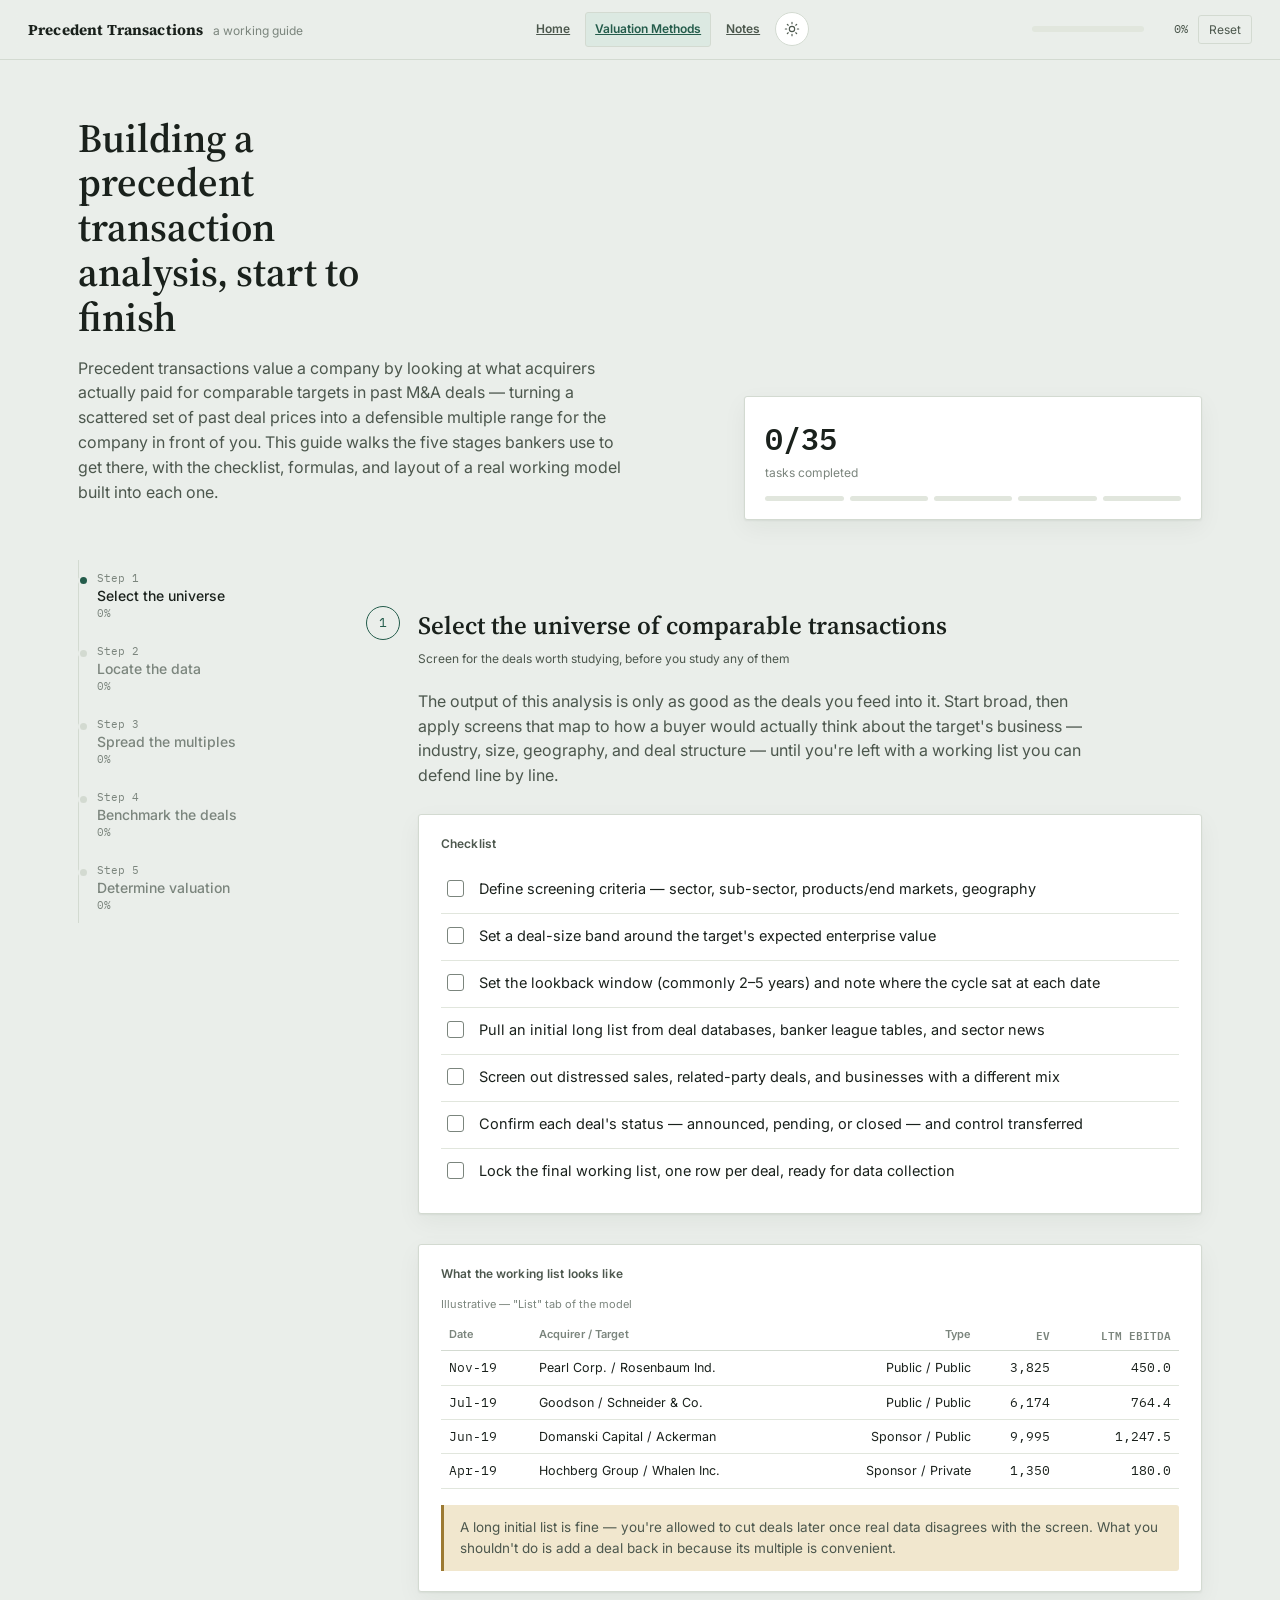
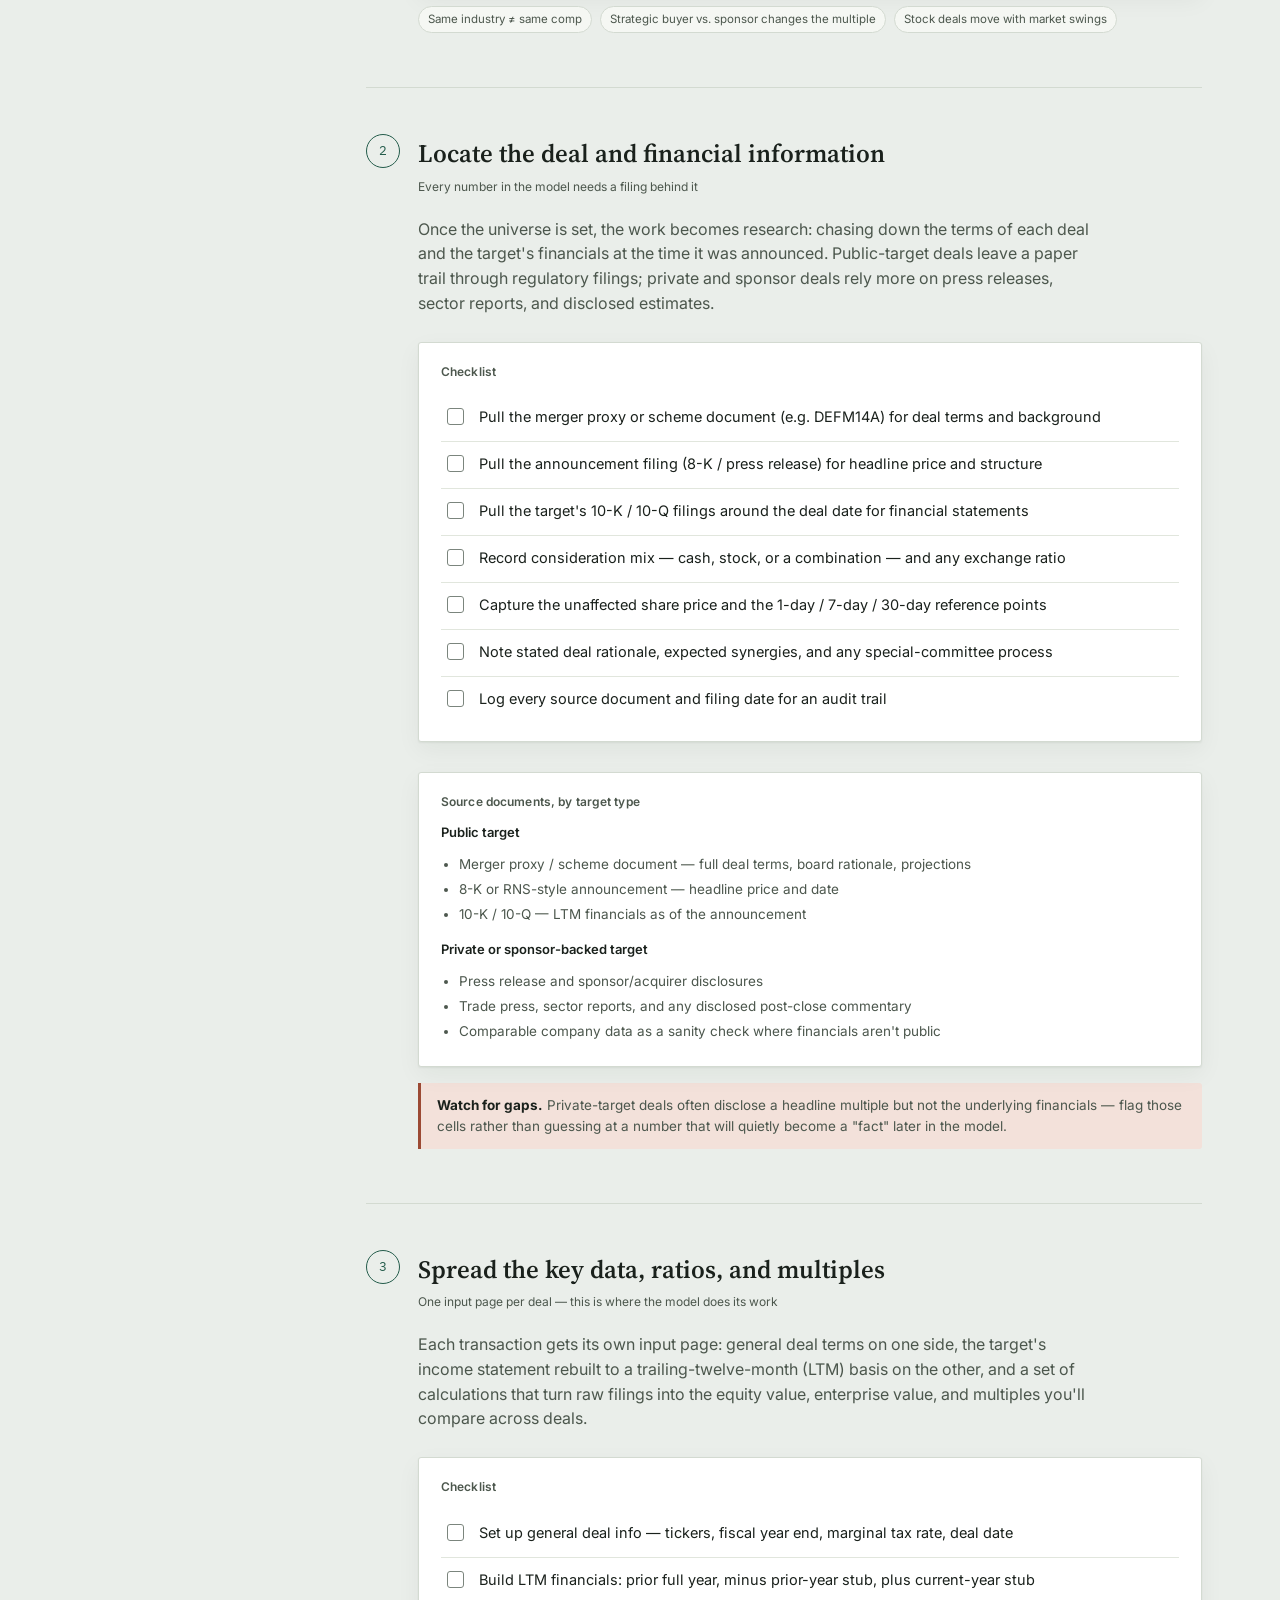
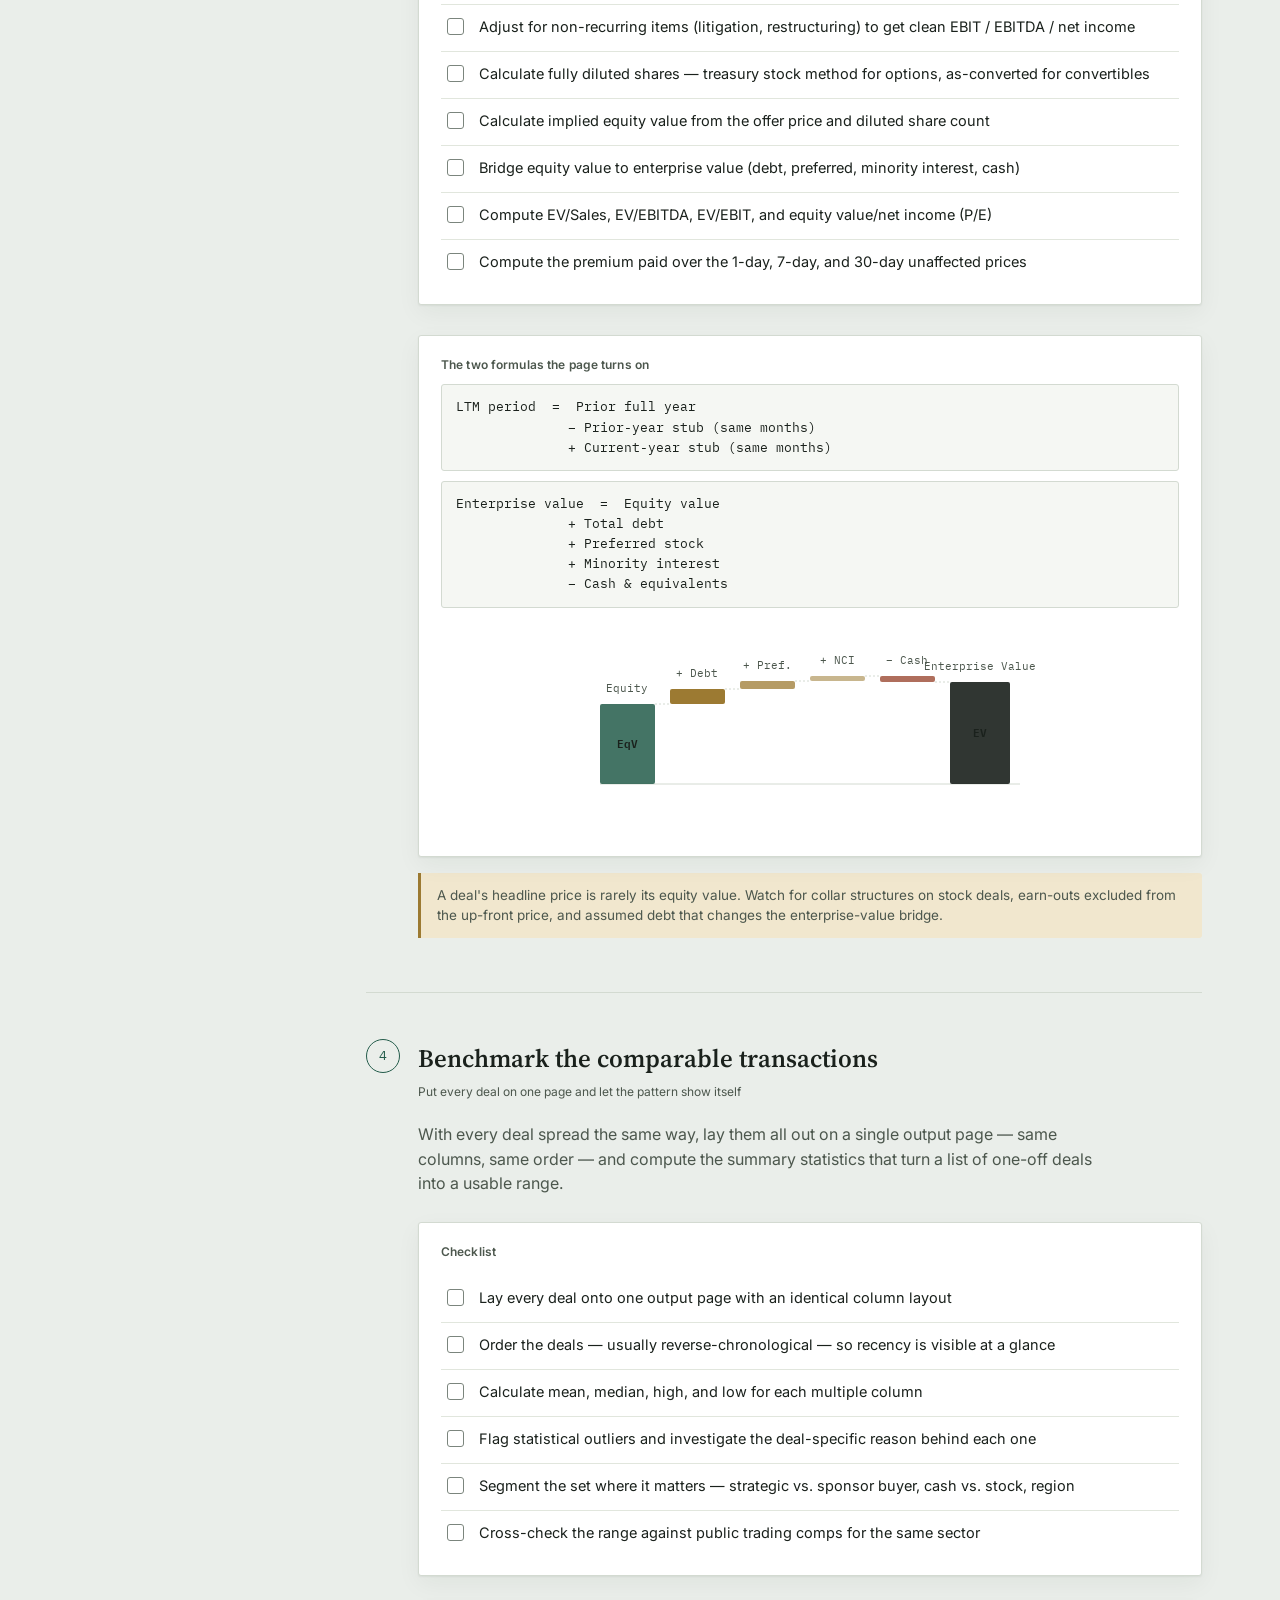
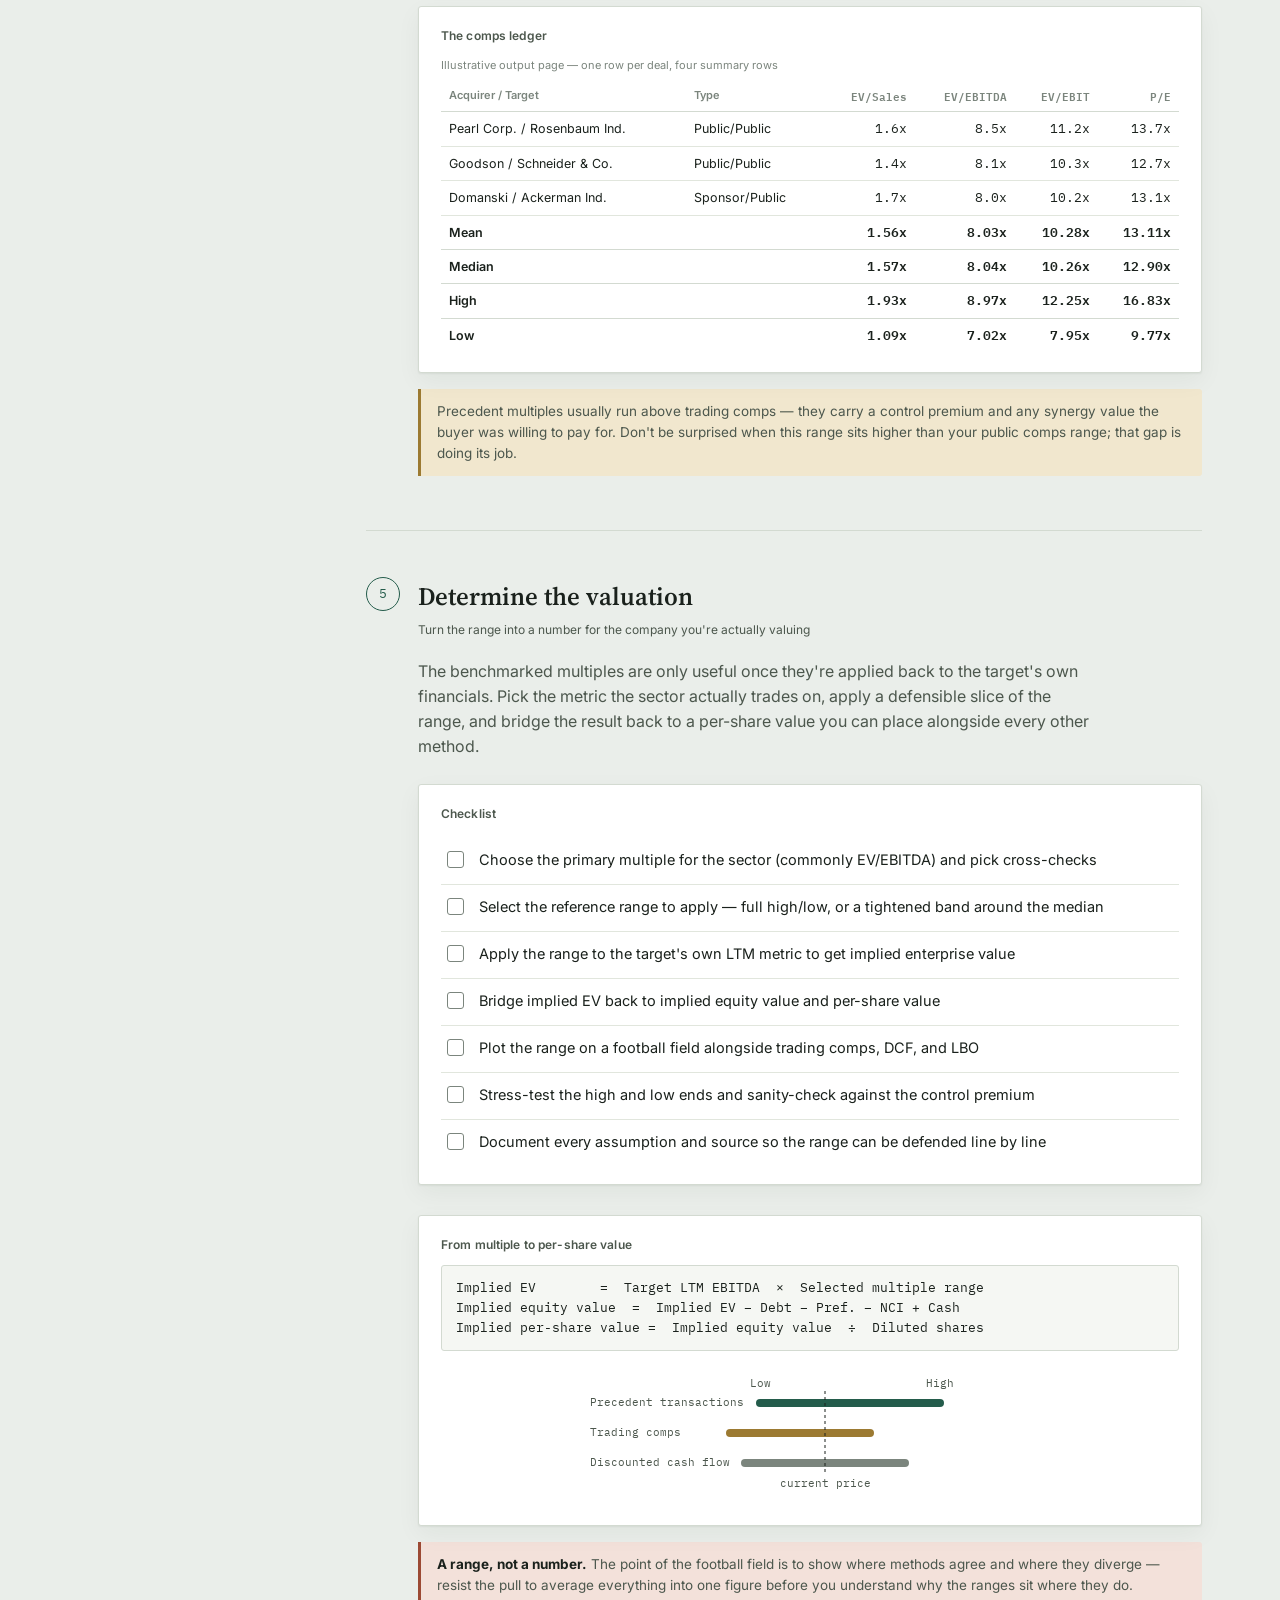
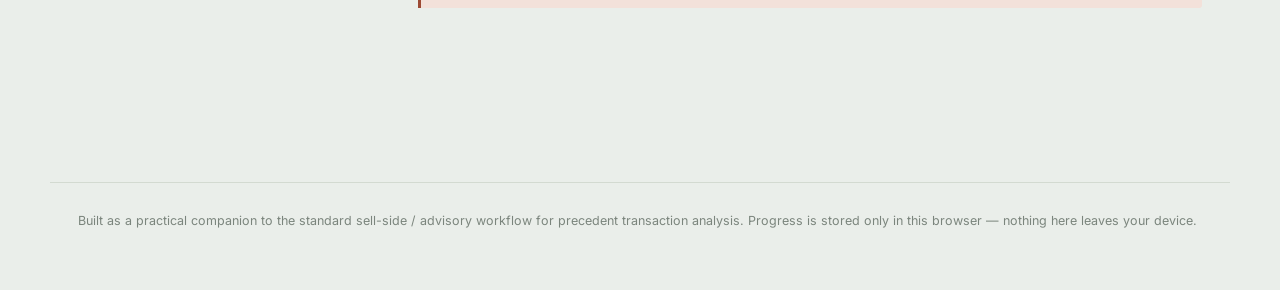
<file: precedent-transactions.html>
<!DOCTYPE html>
<html lang="en">
<head>
<meta charset="UTF-8">
<meta name="viewport" content="width=device-width, initial-scale=1.0">
<title>Precedent Transaction Analysis — A Working Guide</title>
<link rel="icon" type="image/png" href="money.png">
<link rel="preconnect" href="https://fonts.googleapis.com">
<link rel="preconnect" href="https://fonts.gstatic.com" crossorigin>
<link href="https://fonts.googleapis.com/css2?family=Source+Serif+4:opsz,wght@8..60,400;8..60,500;8..60,600;8..60,700&family=IBM+Plex+Mono:wght@400;500;600&family=Inter:wght@400;500;600;700&display=swap" rel="stylesheet">
<style>

  :root{
    --paper:      #EAEEEA;
    --paper-2:    #F5F7F3;
    --panel:      #FFFFFF;
    --ink:        #1A211C;
    --ink-soft:   #4C574D;
    --muted:      #7B857D;
    --line:       #D3DAD1;
    --line-soft:  #E1E6DD;
    --accent:     #245C4B;
    --accent-ink: #FFFFFF;
    --accent-soft:#DCE9E2;
    --gold:       #9C7A32;
    --gold-soft:  #F1E7CE;
    --rust:       #9C4A34;
    --rust-soft:  #F3E1DA;
    --shadow:     0 1px 2px rgba(20,30,22,.06), 0 8px 24px rgba(20,30,22,.05);
    --radius:     3px;
    color-scheme: light;
  }

  :root[data-theme="dark"]{
    --paper:      #12160F;
    --paper-2:    #171C15;
    --panel:      #1B211A;
    --ink:        #EAEFE8;
    --ink-soft:   #B7C1B4;
    --muted:      #7F8A7D;
    --line:       #2A322A;
    --line-soft:  #232A21;
    --accent:     #6FBE9F;
    --accent-ink: #0E1310;
    --accent-soft:#1F3D33;
    --gold:       #D3B15F;
    --gold-soft:  #332A15;
    --rust:       #D98E75;
    --rust-soft:  #3A241C;
    --shadow:     0 1px 2px rgba(0,0,0,.4), 0 8px 24px rgba(0,0,0,.35);
    color-scheme: dark;
  }

  *{ box-sizing: border-box; }
  html{ scroll-behavior: smooth; }
  body{
    margin:0;
    background: var(--paper);
    color: var(--ink);
    font-family: 'Inter', -apple-system, BlinkMacSystemFont, sans-serif;
    line-height: 1.55;
    -webkit-font-smoothing: antialiased;
  }
  ::selection{ background: var(--accent-soft); }

  h1,h2,h3,h4{
    font-family: 'Source Serif 4', Georgia, 'Times New Roman', serif;
    font-weight: 600;
    color: var(--ink);
    margin: 0;
  }
  .mono{
    font-family: 'IBM Plex Mono', ui-monospace, Menlo, Consolas, monospace;
    font-variant-numeric: tabular-nums;
  }
  a{ color: var(--accent); }
  button{ font-family: inherit; }

  /* ---------- top bar ---------- */
  .topbar{
    position: sticky; top:0; z-index: 50;
    display:flex; align-items:center; justify-content:space-between;
    gap: 16px;
    padding: 12px 28px;
    background: color-mix(in srgb, var(--paper) 88%, transparent);
    backdrop-filter: blur(8px);
    border-bottom: 1px solid var(--line);
  }
  .topbar-brand{ display:flex; align-items:baseline; gap:10px; }
  .site-nav{ display:flex; align-items:center; gap:5px; }
  .site-nav a{ color:var(--ink-soft); font-size:12px; font-weight:600; padding:7px 9px; border:1px solid transparent; border-radius:var(--radius); white-space:nowrap; }
  .site-nav a:hover,.site-nav a[aria-current="page"]{ color:var(--accent); background:var(--accent-soft); border-color:var(--line); }
  .topbar-brand .mark{
    font-family:'Source Serif 4', serif; font-weight:700; font-size: 15px;
    letter-spacing: .01em;
  }
  .topbar-brand .sub{ font-size:12px; color: var(--muted); }
  .topbar-progress{ display:flex; align-items:center; gap:10px; min-width: 220px; }
  .topbar-progress .track{
    flex:1; height:6px; border-radius: 4px; background: var(--line-soft);
    overflow:hidden;
  }
  .topbar-progress .fill{
    height:100%; width:0%; background: var(--accent);
    transition: width .35s ease;
  }
  .topbar-progress .pct{ font-family:'IBM Plex Mono',monospace; font-size:12px; color: var(--ink-soft); min-width: 34px; text-align:right; }
  .reset-btn{
    border:1px solid var(--line); background: transparent; color: var(--ink-soft);
    font-size: 12px; padding: 6px 10px; border-radius: var(--radius); cursor:pointer;
  }
  .reset-btn:hover{ border-color: var(--muted); color: var(--ink); }

  /* ---------- hero ---------- */
  .hero{
    max-width: 1180px; margin: 0 auto; padding: 56px 28px 40px;
    display:grid; grid-template-columns: 1.35fr 1fr; gap: 48px; align-items:end;
  }
  .hero h1{ font-size: 40px; line-height:1.12; max-width: 15ch; }
  .hero .lede{
    margin-top: 16px; color: var(--ink-soft); font-size: 16px; max-width: 56ch;
  }
  .hero-stat{
    background: var(--panel); border:1px solid var(--line); border-radius: var(--radius);
    padding: 18px 20px; box-shadow: var(--shadow);
  }
  .hero-stat .ring-row{ display:flex; align-items:center; gap:16px; }
  .hero-stat .num{ font-family:'IBM Plex Mono',monospace; font-size:30px; font-weight:600; }
  .hero-stat .label{ font-size:12px; color: var(--muted); margin-top: 2px; }
  .hero-stat .steps-mini{ margin-top:14px; display:flex; gap:6px; }
  .hero-stat .steps-mini span{
    flex:1; height:5px; border-radius:3px; background: var(--line-soft);
  }
  .hero-stat .steps-mini span.done{ background: var(--accent); }

  /* ---------- layout ---------- */
  .layout{
    max-width: 1180px; margin: 0 auto; padding: 0 28px 120px;
    display:grid; grid-template-columns: 240px 1fr; gap: 48px;
    align-items:start;
  }
  nav.rail{
    position: sticky; top: 74px;
    display:flex; flex-direction:column; gap: 2px;
    border-left: 1px solid var(--line);
    padding-left: 18px;
  }
  nav.rail .rail-item{
    display:block; padding: 11px 0; cursor:pointer;
    border:none; background:none; text-align:left; width:100%;
    color: var(--muted); position:relative;
  }
  nav.rail .rail-item::before{
    content:""; position:absolute; left:-19px; top: 15px; width:7px; height:7px;
    border-radius:50%; background: var(--line); border: 2px solid var(--paper);
  }
  nav.rail .rail-item.active{ color: var(--ink); }
  nav.rail .rail-item.active::before{ background: var(--accent); }
  nav.rail .rail-item.complete::before{ background: var(--gold); }
  nav.rail .r-num{ font-family:'IBM Plex Mono',monospace; font-size:11px; color: var(--muted); display:block; }
  nav.rail .r-name{ font-size:14px; font-weight:500; display:block; margin-top:2px; }
  nav.rail .r-pct{ font-family:'IBM Plex Mono',monospace; font-size:11px; color: var(--muted); display:block; margin-top:2px;}

  main{ min-width:0; }

  section.step{
    padding: 46px 0 54px;
    border-bottom: 1px solid var(--line);
  }
  section.step:last-child{ border-bottom:none; }

  .step-head{ display:flex; gap: 18px; align-items:flex-start; }
  .step-badge{
    font-family:'IBM Plex Mono',monospace; font-size: 13px; color: var(--accent);
    border:1px solid var(--accent); border-radius: 50%;
    width: 34px; height:34px; display:flex; align-items:center; justify-content:center;
    flex: none;
  }
  .step-head h2{ font-size: 25px; }
  .step-tag{
    font-size: 12px; color: var(--ink-soft); margin-top: 5px;
  }

  .step-body{ margin-top: 20px; margin-left: 52px; }
  .step-body > p{ color: var(--ink-soft); max-width: 68ch; }

  .grid-2{ display:grid; grid-template-columns: 1fr; gap: 30px; margin-top: 26px; }

  .panel{
    background: var(--panel); border:1px solid var(--line); border-radius: var(--radius);
    box-shadow: var(--shadow); padding: 20px 22px;
    display:flex; flex-direction:column;
  }
  .panel h4{ font-size: 12px; text-transform: none; letter-spacing:.01em; color: var(--ink-soft); font-family:'Inter',sans-serif; font-weight:600; }
  .panel > svg[role="img"]{
    display:block; width:100%; max-width:460px; margin: 14px auto 0; height:auto; align-self:center;
  }

  .checklist{ list-style:none; margin: 14px 0 0; padding:0; display:flex; flex-direction:column; gap: 2px; }
  .checklist li{ border-top: 1px solid var(--line-soft); }
  .checklist li:first-child{ border-top:none; }
  .checklist label{
    display:flex; gap: 12px; align-items:flex-start; padding: 11px 2px; cursor:pointer;
  }
  .checklist input[type=checkbox]{
    appearance:none; -webkit-appearance:none; width:17px; height:17px; margin-top:2px;
    border:1.5px solid var(--muted); border-radius: 3px; flex:none; position:relative; cursor:pointer;
    background: var(--panel);
  }
  .checklist input[type=checkbox]:checked{ background: var(--accent); border-color: var(--accent); }
  .checklist input[type=checkbox]:checked::after{
    content:""; position:absolute; left:4px; top:1px; width:5px; height:9px;
    border: solid var(--accent-ink); border-width: 0 2px 2px 0; transform: rotate(40deg);
  }
  .checklist .txt{ font-size:14.5px; line-height:1.45; color: var(--ink); }
  .checklist input:checked ~ .txt{ color: var(--muted); text-decoration: line-through; text-decoration-color: var(--line); }

  .callout{
    border-left: 3px solid var(--gold); background: var(--gold-soft);
    padding: 12px 16px; border-radius: 0 var(--radius) var(--radius) 0;
    font-size: 13.5px; color: var(--ink-soft); margin-top:16px;
  }
  .callout b{ color: var(--ink); }
  .callout.warn{ border-left-color: var(--rust); background: var(--rust-soft); }

  .formula{
    font-family:'IBM Plex Mono',monospace; font-size: 13px; background: var(--paper-2);
    border:1px solid var(--line); border-radius: var(--radius); padding: 12px 14px;
    margin-top: 10px; color: var(--ink); overflow-x:auto; white-space:pre;
  }

  table.ledger{ width:100%; border-collapse: collapse; margin-top: 12px; font-size: 12.5px; }
  table.ledger caption{ text-align:left; font-size:11px; color:var(--muted); margin-bottom:6px; }
  table.ledger th, table.ledger td{
    padding: 7px 8px; border-bottom: 1px solid var(--line-soft); text-align:right; white-space:nowrap;
  }
  table.ledger th:first-child, table.ledger td:first-child,
  table.ledger th:nth-child(2), table.ledger td:nth-child(2){ text-align:left; white-space:normal; }
  table.ledger thead th{ color: var(--muted); font-weight:600; font-size:11px; border-bottom:1px solid var(--line); }
  table.ledger tbody tr:hover{ background: var(--paper-2); }
  table.ledger tfoot td{ font-weight:600; border-top: 1px solid var(--line); border-bottom:none; }
  table.ledger td.num, table.ledger th.num{ font-family:'IBM Plex Mono',monospace; }
  .scrollx{ overflow-x:auto; }

  .tag-row{ display:flex; flex-wrap:wrap; gap:8px; margin-top: 14px; }
  .tag{
    font-size:11.5px; padding: 4px 9px; border-radius: 20px; border:1px solid var(--line);
    color: var(--ink-soft); background: var(--paper-2);
  }

  .source-list{ margin: 12px 0 0; padding-left: 18px; color: var(--ink-soft); font-size: 13.5px; }
  .source-list li{ margin-bottom: 4px; }

  svg[role="img"]{ display:block; width:100%; max-width:460px; margin:14px auto 0; height:auto; }
  svg text{ font-family:'IBM Plex Mono', monospace; }

  footer{
    max-width: 1180px; margin: 0 auto; padding: 28px 28px 60px; color: var(--muted); font-size:12.5px;
    border-top: 1px solid var(--line);
  }

  @media (max-width: 860px){
    .topbar{ flex-wrap:wrap; padding:12px 18px; }
    .topbar-brand{ flex:1; }
    .site-nav{ order:3; flex-basis:100%; justify-content:center; overflow-x:auto; gap:2px; }
    .site-nav a{ padding:5px 6px; }
    .topbar-progress{ min-width:0; flex:1; max-width:240px; }
    .hero{ grid-template-columns: 1fr; padding-top: 34px; }
    .layout{ grid-template-columns: 1fr; }
    nav.rail{
      position: static; flex-direction:row; overflow-x:auto; border-left:none;
      padding-left:0; border-bottom:1px solid var(--line); padding-bottom: 10px; gap: 18px;
    }
    nav.rail .rail-item{ flex:none; padding: 4px 0; }
    nav.rail .rail-item::before{ left:-12px; top: 7px; }
    .step-body{ margin-left: 0; }
    .hero h1{ font-size:30px; }
  }
</style>
<link rel="stylesheet" href="theme.css">
<script src="theme.js"></script>
</head>
<body>

<div class="topbar">
  <div class="topbar-brand">
    <span class="mark">Precedent Transactions</span>
    <span class="sub">a working guide</span>
  </div>
  <nav class="site-nav" aria-label="Main navigation">
    <a href="index.html">Home</a>
    <a href="valuation-methodologies.html" aria-current="page">Valuation Methods</a>
    <a href="notes.html">Notes</a>
    <button class="theme-toggle" type="button" data-theme-toggle aria-label="Switch to light mode" title="Switch to light mode" aria-pressed="true">
      <svg class="theme-icon-sun" viewBox="0 0 24 24" aria-hidden="true"><circle cx="12" cy="12" r="4"/><path d="M12 2v2m0 16v2M4.93 4.93l1.42 1.42m11.3 11.3 1.42 1.42M2 12h2m16 0h2M4.93 19.07l1.42-1.42m11.3-11.3 1.42-1.42"/></svg>
      <svg class="theme-icon-moon" viewBox="0 0 24 24" aria-hidden="true"><path d="M20.2 15.2A8.5 8.5 0 0 1 8.8 3.8 8.5 8.5 0 1 0 20.2 15.2Z"/></svg>
    </button>
  </nav>
  <div class="topbar-progress">
    <div class="track"><div class="fill" id="topFill"></div></div>
    <span class="pct mono" id="topPct">0%</span>
    <button class="reset-btn" id="resetBtn" title="Clear all checked items">Reset</button>
  </div>
</div>

<div class="hero">
  <div>
    <h1>Building a precedent transaction analysis, start to finish</h1>
    <p class="lede">Precedent transactions value a company by looking at what acquirers actually paid for comparable targets in past M&A deals — turning a scattered set of past deal prices into a defensible multiple range for the company in front of you. This guide walks the five stages bankers use to get there, with the checklist, formulas, and layout of a real working model built into each one.</p>
  </div>
  <div class="hero-stat">
    <div class="ring-row">
      <div>
        <div class="num mono"><span id="doneCount">0</span>/<span id="totalCount">0</span></div>
        <div class="label">tasks completed</div>
      </div>
    </div>
    <div class="steps-mini" id="stepsMini"></div>
  </div>
</div>

<div class="layout">
  <nav class="rail" id="rail"></nav>

  <main id="main">

    <!-- STEP 1 -->
    <section class="step" id="step-1" data-step="1">
      <div class="step-head">
        <div class="step-badge">1</div>
        <div>
          <h2>Select the universe of comparable transactions</h2>
          <div class="step-tag">Screen for the deals worth studying, before you study any of them</div>
        </div>
      </div>
      <div class="step-body">
        <p>The output of this analysis is only as good as the deals you feed into it. Start broad, then apply screens that map to how a buyer would actually think about the target's business — industry, size, geography, and deal structure — until you're left with a working list you can defend line by line.</p>

        <div class="grid-2">
          <div class="panel">
            <h4>Checklist</h4>
            <ul class="checklist" data-step="1">
              <li><label><input type="checkbox" data-id="s1-1"><span class="txt">Define screening criteria — sector, sub-sector, products/end markets, geography</span></label></li>
              <li><label><input type="checkbox" data-id="s1-2"><span class="txt">Set a deal-size band around the target's expected enterprise value</span></label></li>
              <li><label><input type="checkbox" data-id="s1-3"><span class="txt">Set the lookback window (commonly 2–5 years) and note where the cycle sat at each date</span></label></li>
              <li><label><input type="checkbox" data-id="s1-4"><span class="txt">Pull an initial long list from deal databases, banker league tables, and sector news</span></label></li>
              <li><label><input type="checkbox" data-id="s1-5"><span class="txt">Screen out distressed sales, related-party deals, and businesses with a different mix</span></label></li>
              <li><label><input type="checkbox" data-id="s1-6"><span class="txt">Confirm each deal's status — announced, pending, or closed — and control transferred</span></label></li>
              <li><label><input type="checkbox" data-id="s1-7"><span class="txt">Lock the final working list, one row per deal, ready for data collection</span></label></li>
            </ul>
          </div>
          <div class="panel">
            <h4>What the working list looks like</h4>
            <div class="scrollx">
              <table class="ledger">
                <caption>Illustrative — "List" tab of the model</caption>
                <thead>
                  <tr><th>Date</th><th>Acquirer / Target</th><th>Type</th><th class="num">EV</th><th class="num">LTM EBITDA</th></tr>
                </thead>
                <tbody>
                  <tr><td class="mono">Nov-19</td><td>Pearl Corp. / Rosenbaum Ind.</td><td>Public / Public</td><td class="num">3,825</td><td class="num">450.0</td></tr>
                  <tr><td class="mono">Jul-19</td><td>Goodson / Schneider &amp; Co.</td><td>Public / Public</td><td class="num">6,174</td><td class="num">764.4</td></tr>
                  <tr><td class="mono">Jun-19</td><td>Domanski Capital / Ackerman</td><td>Sponsor / Public</td><td class="num">9,995</td><td class="num">1,247.5</td></tr>
                  <tr><td class="mono">Apr-19</td><td>Hochberg Group / Whalen Inc.</td><td>Sponsor / Private</td><td class="num">1,350</td><td class="num">180.0</td></tr>
                </tbody>
              </table>
            </div>
            <div class="callout">A long initial list is fine — you're allowed to cut deals later once real data disagrees with the screen. What you shouldn't do is add a deal back in because its multiple is convenient.</div>
          </div>
        </div>

        <div class="tag-row">
          <span class="tag">Same industry ≠ same comp</span>
          <span class="tag">Strategic buyer vs. sponsor changes the multiple</span>
          <span class="tag">Stock deals move with market swings</span>
        </div>
      </div>
    </section>

    <!-- STEP 2 -->
    <section class="step" id="step-2" data-step="2">
      <div class="step-head">
        <div class="step-badge">2</div>
        <div>
          <h2>Locate the deal and financial information</h2>
          <div class="step-tag">Every number in the model needs a filing behind it</div>
        </div>
      </div>
      <div class="step-body">
        <p>Once the universe is set, the work becomes research: chasing down the terms of each deal and the target's financials at the time it was announced. Public-target deals leave a paper trail through regulatory filings; private and sponsor deals rely more on press releases, sector reports, and disclosed estimates.</p>

        <div class="grid-2">
          <div class="panel">
            <h4>Checklist</h4>
            <ul class="checklist" data-step="2">
              <li><label><input type="checkbox" data-id="s2-1"><span class="txt">Pull the merger proxy or scheme document (e.g. DEFM14A) for deal terms and background</span></label></li>
              <li><label><input type="checkbox" data-id="s2-2"><span class="txt">Pull the announcement filing (8-K / press release) for headline price and structure</span></label></li>
              <li><label><input type="checkbox" data-id="s2-3"><span class="txt">Pull the target's 10-K / 10-Q filings around the deal date for financial statements</span></label></li>
              <li><label><input type="checkbox" data-id="s2-4"><span class="txt">Record consideration mix — cash, stock, or a combination — and any exchange ratio</span></label></li>
              <li><label><input type="checkbox" data-id="s2-5"><span class="txt">Capture the unaffected share price and the 1-day / 7-day / 30-day reference points</span></label></li>
              <li><label><input type="checkbox" data-id="s2-6"><span class="txt">Note stated deal rationale, expected synergies, and any special-committee process</span></label></li>
              <li><label><input type="checkbox" data-id="s2-7"><span class="txt">Log every source document and filing date for an audit trail</span></label></li>
            </ul>
          </div>
          <div class="panel">
            <h4>Source documents, by target type</h4>
            <div style="margin-top:10px;">
              <div style="font-size:13px; font-weight:600;">Public target</div>
              <ul class="source-list">
                <li>Merger proxy / scheme document — full deal terms, board rationale, projections</li>
                <li>8-K or RNS-style announcement — headline price and date</li>
                <li>10-K / 10-Q — LTM financials as of the announcement</li>
              </ul>
              <div style="font-size:13px; font-weight:600; margin-top:14px;">Private or sponsor-backed target</div>
              <ul class="source-list">
                <li>Press release and sponsor/acquirer disclosures</li>
                <li>Trade press, sector reports, and any disclosed post-close commentary</li>
                <li>Comparable company data as a sanity check where financials aren't public</li>
              </ul>
            </div>
          </div>
        </div>

        <div class="callout warn"><b>Watch for gaps.</b> Private-target deals often disclose a headline multiple but not the underlying financials — flag those cells rather than guessing at a number that will quietly become a "fact" later in the model.</div>
      </div>
    </section>

    <!-- STEP 3 -->
    <section class="step" id="step-3" data-step="3">
      <div class="step-head">
        <div class="step-badge">3</div>
        <div>
          <h2>Spread the key data, ratios, and multiples</h2>
          <div class="step-tag">One input page per deal — this is where the model does its work</div>
        </div>
      </div>
      <div class="step-body">
        <p>Each transaction gets its own input page: general deal terms on one side, the target's income statement rebuilt to a trailing-twelve-month (LTM) basis on the other, and a set of calculations that turn raw filings into the equity value, enterprise value, and multiples you'll compare across deals.</p>

        <div class="grid-2">
          <div class="panel">
            <h4>Checklist</h4>
            <ul class="checklist" data-step="3">
              <li><label><input type="checkbox" data-id="s3-1"><span class="txt">Set up general deal info — tickers, fiscal year end, marginal tax rate, deal date</span></label></li>
              <li><label><input type="checkbox" data-id="s3-2"><span class="txt">Build LTM financials: prior full year, minus prior-year stub, plus current-year stub</span></label></li>
              <li><label><input type="checkbox" data-id="s3-3"><span class="txt">Adjust for non-recurring items (litigation, restructuring) to get clean EBIT / EBITDA / net income</span></label></li>
              <li><label><input type="checkbox" data-id="s3-4"><span class="txt">Calculate fully diluted shares — treasury stock method for options, as-converted for convertibles</span></label></li>
              <li><label><input type="checkbox" data-id="s3-5"><span class="txt">Calculate implied equity value from the offer price and diluted share count</span></label></li>
              <li><label><input type="checkbox" data-id="s3-6"><span class="txt">Bridge equity value to enterprise value (debt, preferred, minority interest, cash)</span></label></li>
              <li><label><input type="checkbox" data-id="s3-7"><span class="txt">Compute EV/Sales, EV/EBITDA, EV/EBIT, and equity value/net income (P/E)</span></label></li>
              <li><label><input type="checkbox" data-id="s3-8"><span class="txt">Compute the premium paid over the 1-day, 7-day, and 30-day unaffected prices</span></label></li>
            </ul>
          </div>
          <div class="panel">
            <h4>The two formulas the page turns on</h4>
            <div class="formula">LTM period  =  Prior full year
              − Prior-year stub (same months)
              + Current-year stub (same months)</div>
            <div class="formula">Enterprise value  =  Equity value
              + Total debt
              + Preferred stock
              + Minority interest
              − Cash &amp; equivalents</div>
            <svg viewBox="0 -12 460 214" width="100%" height="auto" role="img" aria-label="Enterprise value bridge diagram" style="margin-top:14px;">
              <style>
                .bar-label{ font-size:10.5px; fill: var(--ink-soft); }
                .bar-val{ font-size:11px; font-weight:600; fill: var(--ink); }
              </style>
              <!-- baseline -->
              <line x1="20" y1="150" x2="440" y2="150" stroke="var(--line)" stroke-width="1"/>
              <!-- Equity Value bar (base pillar) -->
              <rect x="20" y="70" width="55" height="80" fill="var(--accent)" opacity="0.85" rx="2"/>
              <text x="47" y="58" text-anchor="middle" class="bar-label">Equity</text>
              <text x="47" y="114" text-anchor="middle" class="bar-val" fill="white">EqV</text>
              <line x1="75" y1="70" x2="90" y2="70" stroke="var(--line)" stroke-dasharray="2,2"/>
              <!-- +Debt -->
              <rect x="90" y="55" width="55" height="15" fill="var(--gold)" rx="2"/>
              <text x="117" y="43" text-anchor="middle" class="bar-label">+ Debt</text>
              <line x1="145" y1="55" x2="160" y2="55" stroke="var(--line)" stroke-dasharray="2,2"/>
              <!-- + Preferred -->
              <rect x="160" y="47" width="55" height="8" fill="var(--gold)" opacity="0.75" rx="2"/>
              <text x="187" y="35" text-anchor="middle" class="bar-label">+ Pref.</text>
              <line x1="215" y1="47" x2="230" y2="47" stroke="var(--line)" stroke-dasharray="2,2"/>
              <!-- + NCI -->
              <rect x="230" y="42" width="55" height="5" fill="var(--gold)" opacity="0.55" rx="2"/>
              <text x="257" y="30" text-anchor="middle" class="bar-label">+ NCI</text>
              <line x1="285" y1="42" x2="300" y2="42" stroke="var(--line)" stroke-dasharray="2,2"/>
              <!-- - Cash -->
              <rect x="300" y="42" width="55" height="6" fill="var(--rust)" opacity="0.8" rx="2"/>
              <text x="327" y="30" text-anchor="middle" class="bar-label">− Cash</text>
              <line x1="355" y1="48" x2="370" y2="48" stroke="var(--line)" stroke-dasharray="2,2"/>
              <!-- EV total (final pillar) -->
              <rect x="370" y="48" width="60" height="102" fill="var(--ink)" opacity="0.9" rx="2"/>
              <text x="400" y="36" text-anchor="middle" class="bar-label">Enterprise Value</text>
              <text x="400" y="103" text-anchor="middle" class="bar-val" fill="var(--paper)">EV</text>
            </svg>
          </div>
        </div>

        <div class="callout">A deal's headline price is rarely its equity value. Watch for collar structures on stock deals, earn-outs excluded from the up-front price, and assumed debt that changes the enterprise-value bridge.</div>
      </div>
    </section>

    <!-- STEP 4 -->
    <section class="step" id="step-4" data-step="4">
      <div class="step-head">
        <div class="step-badge">4</div>
        <div>
          <h2>Benchmark the comparable transactions</h2>
          <div class="step-tag">Put every deal on one page and let the pattern show itself</div>
        </div>
      </div>
      <div class="step-body">
        <p>With every deal spread the same way, lay them all out on a single output page — same columns, same order — and compute the summary statistics that turn a list of one-off deals into a usable range.</p>

        <div class="grid-2">
          <div class="panel">
            <h4>Checklist</h4>
            <ul class="checklist" data-step="4">
              <li><label><input type="checkbox" data-id="s4-1"><span class="txt">Lay every deal onto one output page with an identical column layout</span></label></li>
              <li><label><input type="checkbox" data-id="s4-2"><span class="txt">Order the deals — usually reverse-chronological — so recency is visible at a glance</span></label></li>
              <li><label><input type="checkbox" data-id="s4-3"><span class="txt">Calculate mean, median, high, and low for each multiple column</span></label></li>
              <li><label><input type="checkbox" data-id="s4-4"><span class="txt">Flag statistical outliers and investigate the deal-specific reason behind each one</span></label></li>
              <li><label><input type="checkbox" data-id="s4-5"><span class="txt">Segment the set where it matters — strategic vs. sponsor buyer, cash vs. stock, region</span></label></li>
              <li><label><input type="checkbox" data-id="s4-6"><span class="txt">Cross-check the range against public trading comps for the same sector</span></label></li>
            </ul>
          </div>
          <div class="panel">
            <h4>The comps ledger</h4>
            <div class="scrollx">
              <table class="ledger">
                <caption>Illustrative output page — one row per deal, four summary rows</caption>
                <thead>
                  <tr><th>Acquirer / Target</th><th>Type</th><th class="num">EV/Sales</th><th class="num">EV/EBITDA</th><th class="num">EV/EBIT</th><th class="num">P/E</th></tr>
                </thead>
                <tbody>
                  <tr><td>Pearl Corp. / Rosenbaum Ind.</td><td>Public/Public</td><td class="num">1.6x</td><td class="num">8.5x</td><td class="num">11.2x</td><td class="num">13.7x</td></tr>
                  <tr><td>Goodson / Schneider &amp; Co.</td><td>Public/Public</td><td class="num">1.4x</td><td class="num">8.1x</td><td class="num">10.3x</td><td class="num">12.7x</td></tr>
                  <tr><td>Domanski / Ackerman Ind.</td><td>Sponsor/Public</td><td class="num">1.7x</td><td class="num">8.0x</td><td class="num">10.2x</td><td class="num">13.1x</td></tr>
                </tbody>
                <tfoot>
                  <tr><td>Mean</td><td></td><td class="num">1.56x</td><td class="num">8.03x</td><td class="num">10.28x</td><td class="num">13.11x</td></tr>
                  <tr><td>Median</td><td></td><td class="num">1.57x</td><td class="num">8.04x</td><td class="num">10.26x</td><td class="num">12.90x</td></tr>
                  <tr><td>High</td><td></td><td class="num">1.93x</td><td class="num">8.97x</td><td class="num">12.25x</td><td class="num">16.83x</td></tr>
                  <tr><td>Low</td><td></td><td class="num">1.09x</td><td class="num">7.02x</td><td class="num">7.95x</td><td class="num">9.77x</td></tr>
                </tfoot>
              </table>
            </div>
          </div>
        </div>

        <div class="callout">Precedent multiples usually run above trading comps — they carry a control premium and any synergy value the buyer was willing to pay for. Don't be surprised when this range sits higher than your public comps range; that gap is doing its job.</div>
      </div>
    </section>

    <!-- STEP 5 -->
    <section class="step" id="step-5" data-step="5">
      <div class="step-head">
        <div class="step-badge">5</div>
        <div>
          <h2>Determine the valuation</h2>
          <div class="step-tag">Turn the range into a number for the company you're actually valuing</div>
        </div>
      </div>
      <div class="step-body">
        <p>The benchmarked multiples are only useful once they're applied back to the target's own financials. Pick the metric the sector actually trades on, apply a defensible slice of the range, and bridge the result back to a per-share value you can place alongside every other method.</p>

        <div class="grid-2">
          <div class="panel">
            <h4>Checklist</h4>
            <ul class="checklist" data-step="5">
              <li><label><input type="checkbox" data-id="s5-1"><span class="txt">Choose the primary multiple for the sector (commonly EV/EBITDA) and pick cross-checks</span></label></li>
              <li><label><input type="checkbox" data-id="s5-2"><span class="txt">Select the reference range to apply — full high/low, or a tightened band around the median</span></label></li>
              <li><label><input type="checkbox" data-id="s5-3"><span class="txt">Apply the range to the target's own LTM metric to get implied enterprise value</span></label></li>
              <li><label><input type="checkbox" data-id="s5-4"><span class="txt">Bridge implied EV back to implied equity value and per-share value</span></label></li>
              <li><label><input type="checkbox" data-id="s5-5"><span class="txt">Plot the range on a football field alongside trading comps, DCF, and LBO</span></label></li>
              <li><label><input type="checkbox" data-id="s5-6"><span class="txt">Stress-test the high and low ends and sanity-check against the control premium</span></label></li>
              <li><label><input type="checkbox" data-id="s5-7"><span class="txt">Document every assumption and source so the range can be defended line by line</span></label></li>
            </ul>
          </div>
          <div class="panel">
            <h4>From multiple to per-share value</h4>
            <div class="formula">Implied EV        =  Target LTM EBITDA  ×  Selected multiple range
Implied equity value  =  Implied EV − Debt − Pref. − NCI + Cash
Implied per-share value =  Implied equity value  ÷  Diluted shares</div>
            <svg viewBox="0 -8 460 140" width="100%" height="auto" role="img" aria-label="Football field valuation range" style="margin-top:14px;">
              <text x="180" y="14" class="bar-label" text-anchor="middle">Low</text>
              <text x="360" y="14" class="bar-label" text-anchor="middle">High</text>
              <line x1="180" y1="30" x2="360" y2="30" stroke="var(--accent)" stroke-width="8" stroke-linecap="round"/>
              <text x="10" y="30" class="bar-label" dominant-baseline="middle">Precedent transactions</text>

              <line x1="150" y1="60" x2="290" y2="60" stroke="var(--gold)" stroke-width="8" stroke-linecap="round"/>
              <text x="10" y="60" class="bar-label" dominant-baseline="middle">Trading comps</text>

              <line x1="165" y1="90" x2="325" y2="90" stroke="var(--muted)" stroke-width="8" stroke-linecap="round"/>
              <text x="10" y="90" class="bar-label" dominant-baseline="middle">Discounted cash flow</text>

              <line x1="245" y1="18" x2="245" y2="100" stroke="var(--ink)" stroke-width="1" stroke-dasharray="3,3"/>
              <text x="245" y="114" text-anchor="middle" class="bar-label">current price</text>
            </svg>
          </div>
        </div>

        <div class="callout warn"><b>A range, not a number.</b> The point of the football field is to show where methods agree and where they diverge — resist the pull to average everything into one figure before you understand why the ranges sit where they do.</div>
      </div>
    </section>

  </main>
</div>

<footer>
  Built as a practical companion to the standard sell-side / advisory workflow for precedent transaction analysis. Progress is stored only in this browser — nothing here leaves your device.
</footer>

<script>
(function(){
  var STEPS = [
    {id:1, name:"Select the universe"},
    {id:2, name:"Locate the data"},
    {id:3, name:"Spread the multiples"},
    {id:4, name:"Benchmark the deals"},
    {id:5, name:"Determine valuation"}
  ];
  var STORE_KEY = "ptx-guide-progress-v1";

  function loadState(){
    try{
      var raw = localStorage.getItem(STORE_KEY);
      return raw ? JSON.parse(raw) : {};
    }catch(e){ return {}; }
  }
  function saveState(state){
    try{ localStorage.setItem(STORE_KEY, JSON.stringify(state)); }catch(e){}
  }

  var state = loadState();
  var allBoxes = Array.prototype.slice.call(document.querySelectorAll('.checklist input[type=checkbox]'));

  // restore
  allBoxes.forEach(function(box){
    var id = box.getAttribute('data-id');
    if(state[id]) box.checked = true;
    box.addEventListener('change', function(){
      state[id] = box.checked;
      saveState(state);
      render();
    });
  });

  // build rail
  var rail = document.getElementById('rail');
  STEPS.forEach(function(s){
    var btn = document.createElement('button');
    btn.className = 'rail-item';
    btn.setAttribute('data-target', 'step-' + s.id);
    btn.innerHTML = '<span class="r-num mono">Step ' + s.id + '</span>' +
                    '<span class="r-name">' + s.name + '</span>' +
                    '<span class="r-pct mono" data-pct-for="'+s.id+'">0%</span>';
    btn.addEventListener('click', function(){
      var el = document.getElementById('step-' + s.id);
      if(el) el.scrollIntoView({behavior:'smooth', block:'start'});
    });
    rail.appendChild(btn);
  });

  // steps-mini bars in hero
  var stepsMini = document.getElementById('stepsMini');
  STEPS.forEach(function(s){
    var span = document.createElement('span');
    span.setAttribute('data-mini-for', s.id);
    stepsMini.appendChild(span);
  });

  function render(){
    var total = allBoxes.length;
    var done = allBoxes.filter(function(b){ return b.checked; }).length;
    document.getElementById('doneCount').textContent = done;
    document.getElementById('totalCount').textContent = total;
    var pct = total ? Math.round(done/total*100) : 0;
    document.getElementById('topFill').style.width = pct + '%';
    document.getElementById('topPct').textContent = pct + '%';

    STEPS.forEach(function(s){
      var boxes = document.querySelectorAll('.checklist[data-step="'+s.id+'"] input[type=checkbox]');
      var t = boxes.length;
      var d = Array.prototype.filter.call(boxes, function(b){return b.checked;}).length;
      var p = t ? Math.round(d/t*100) : 0;
      var railItem = document.querySelector('.rail-item[data-target="step-'+s.id+'"]');
      var pctLabel = railItem ? railItem.querySelector('[data-pct-for="'+s.id+'"]') : null;
      if(pctLabel) pctLabel.textContent = p + '%';
      if(railItem){
        railItem.classList.toggle('complete', p === 100);
      }
      var mini = document.querySelector('[data-mini-for="'+s.id+'"]');
      if(mini) mini.classList.toggle('done', p === 100);
    });
  }

  // scrollspy
  var sections = STEPS.map(function(s){ return document.getElementById('step-' + s.id); });
  function onScroll(){
    var pos = window.scrollY + 140;
    var activeId = sections[0] ? sections[0].id : null;
    sections.forEach(function(sec){
      if(sec && sec.offsetTop <= pos) activeId = sec.id;
    });
    document.querySelectorAll('.rail-item').forEach(function(item){
      item.classList.toggle('active', item.getAttribute('data-target') === activeId);
    });
  }
  window.addEventListener('scroll', onScroll, {passive:true});

  document.getElementById('resetBtn').addEventListener('click', function(){
    if(!confirm('Clear all checked steps? This cannot be undone.')) return;
    allBoxes.forEach(function(b){ b.checked = false; });
    state = {};
    saveState(state);
    render();
  });

  render();
  onScroll();
})();
</script>

</body>
</html>
</file>
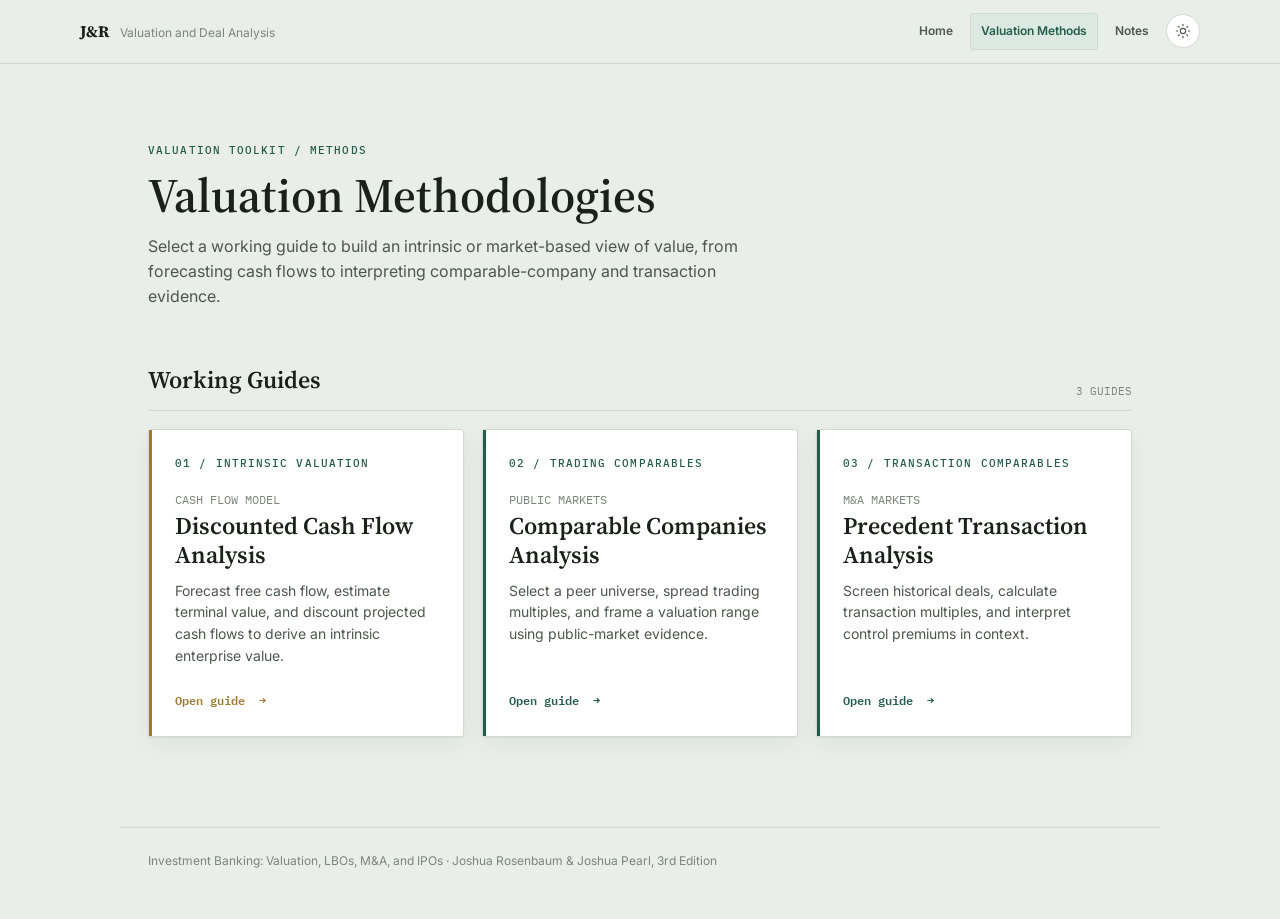
<file: valuation-methodologies.html>
<!DOCTYPE html>
<html lang="en">
<head>
<meta charset="UTF-8">
<meta name="viewport" content="width=device-width, initial-scale=1.0">
<title>Valuation Methodologies — Investment Banking</title>
<link rel="icon" type="image/png" href="money.png">
<link rel="preconnect" href="https://fonts.googleapis.com">
<link rel="preconnect" href="https://fonts.gstatic.com" crossorigin>
<link href="https://fonts.googleapis.com/css2?family=Source+Serif+4:opsz,wght@8..60,400;8..60,500;8..60,600;8..60,700&family=IBM+Plex+Mono:wght@400;500;600&family=Inter:wght@400;500;600;700&display=swap" rel="stylesheet">
<style>
  :root{
    --paper:#EAEEEA; --paper-2:#F5F7F3; --panel:#FFFFFF; --ink:#1A211C;
    --ink-soft:#4C574D; --muted:#7B857D; --line:#D3DAD1; --line-soft:#E1E6DD;
    --accent:#245C4B; --accent-ink:#FFFFFF; --accent-soft:#DCE9E2;
    --gold:#9C7A32; --gold-soft:#F1E7CE; --shadow:0 1px 2px rgba(20,30,22,.06),0 8px 24px rgba(20,30,22,.05); --radius:3px; color-scheme:light;
  }
  :root[data-theme="dark"]{--paper:#12160F;--paper-2:#171C15;--panel:#1B211A;--ink:#EAEFE8;--ink-soft:#B7C1B4;--muted:#7F8A7D;--line:#2A322A;--line-soft:#232A21;--accent:#6FBE9F;--accent-ink:#0E1310;--accent-soft:#1F3D33;--gold:#D3B15F;--gold-soft:#332A15;--shadow:0 1px 2px rgba(0,0,0,.4),0 8px 24px rgba(0,0,0,.35);color-scheme:dark}
  *{box-sizing:border-box}
  body{margin:0;background:var(--paper);color:var(--ink);font-family:'Inter',sans-serif;line-height:1.55;-webkit-font-smoothing:antialiased}
  a{color:var(--accent);text-decoration:none}
  .topbar{position:sticky;top:0;z-index:5;display:flex;align-items:center;justify-content:space-between;gap:24px;padding:13px max(24px,calc((100vw - 1120px)/2));background:color-mix(in srgb,var(--paper) 92%,transparent);backdrop-filter:blur(8px);border-bottom:1px solid var(--line)}
  .brand{font-family:'Source Serif 4',Georgia,serif;font-weight:700;font-size:16px;white-space:nowrap}
  .brand small{font-family:'Inter',sans-serif;font-size:12px;font-weight:400;color:var(--muted);margin-left:8px}
  nav{display:flex;gap:6px;align-items:center}
  nav a{font-size:12px;font-weight:600;color:var(--ink-soft);padding:8px 10px;border:1px solid transparent;border-radius:var(--radius)}
  nav a:hover,nav a[aria-current="page"]{color:var(--accent);background:var(--accent-soft);border-color:var(--line)}
  main{max-width:1040px;margin:0 auto;padding:68px 28px 90px}
  .kicker,.eyebrow{font:500 11px 'IBM Plex Mono',monospace;letter-spacing:.1em;text-transform:uppercase;color:var(--accent)}
  h1,h2{font-family:'Source Serif 4',Georgia,serif;font-weight:600}
  h1{font-size:clamp(34px,5vw,48px);line-height:1.12;margin:12px 0}
  .lede{max-width:64ch;color:var(--ink-soft);font-size:16px;margin:0}
  .section-head{display:flex;align-items:end;justify-content:space-between;gap:20px;margin:52px 0 18px;border-bottom:1px solid var(--line);padding-bottom:12px}
  .section-head h2{font-size:24px;margin:0}
  .section-head span{font:11px 'IBM Plex Mono',monospace;color:var(--muted)}
  .guides{display:grid;grid-template-columns:repeat(3,minmax(0,1fr));gap:18px}
  .guide{position:relative;display:flex;flex-direction:column;min-height:255px;padding:26px;background:var(--panel);border:1px solid var(--line);border-radius:var(--radius);box-shadow:var(--shadow);color:inherit;transition:transform .15s ease,border-color .15s ease}
  .guide::before{content:"";position:absolute;inset:0 auto 0 0;width:3px;background:var(--accent)}
  .guide.gold::before{background:var(--gold)}
  .guide:hover{transform:translateY(-2px);border-color:var(--accent)}
  .guide .number{font:12px 'IBM Plex Mono',monospace;color:var(--muted);margin-top:22px}
  .guide h2{font-size:24px;line-height:1.2;margin:5px 0 10px}
  .guide p{font-size:14px;color:var(--ink-soft);margin:0 0 24px;max-width:55ch}
  .guide .open{margin-top:auto;font:600 12px 'IBM Plex Mono',monospace;color:var(--accent)}
  .guide.gold .open{color:var(--gold)}
  footer{max-width:1040px;margin:auto;padding:24px 28px 48px;border-top:1px solid var(--line);font-size:12px;color:var(--muted)}
  @media(max-width:900px){.guides{grid-template-columns:repeat(2,minmax(0,1fr))}}
  @media(max-width:700px){.topbar{flex-wrap:wrap;padding:12px 18px;gap:8px}.brand{width:100%}nav{width:100%;overflow-x:auto;gap:2px}nav a{white-space:nowrap;padding:6px 7px}main{padding:44px 20px 64px}.guides{grid-template-columns:1fr}.section-head{align-items:flex-start;flex-direction:column;gap:4px}}
</style>
<link rel="stylesheet" href="theme.css">
<script src="theme.js"></script>
</head>
<body>
<header class="topbar">
  <div class="brand">J&amp;R <small>Valuation and Deal Analysis</small></div>
  <nav aria-label="Main navigation">
    <a href="index.html">Home</a>
    <a href="valuation-methodologies.html" aria-current="page">Valuation Methods</a>
    <a href="notes.html">Notes</a>
    <button class="theme-toggle" type="button" data-theme-toggle aria-label="Switch to light mode" title="Switch to light mode" aria-pressed="true">
      <svg class="theme-icon-sun" viewBox="0 0 24 24" aria-hidden="true"><circle cx="12" cy="12" r="4"/><path d="M12 2v2m0 16v2M4.93 4.93l1.42 1.42m11.3 11.3 1.42 1.42M2 12h2m16 0h2M4.93 19.07l1.42-1.42m11.3-11.3 1.42-1.42"/></svg>
      <svg class="theme-icon-moon" viewBox="0 0 24 24" aria-hidden="true"><path d="M20.2 15.2A8.5 8.5 0 0 1 8.8 3.8 8.5 8.5 0 1 0 20.2 15.2Z"/></svg>
    </button>
  </nav>
</header>
<main>
  <p class="kicker">Valuation Toolkit / Methods</p>
  <h1>Valuation Methodologies</h1>
  <p class="lede">Select a working guide to build an intrinsic or market-based view of value, from forecasting cash flows to interpreting comparable-company and transaction evidence.</p>
  <div class="section-head">
    <h2>Working Guides</h2>
    <span>3 GUIDES</span>
  </div>
  <section class="guides" aria-label="Valuation methodology guides">
    <a class="guide gold" href="dcf.html">
      <span class="eyebrow">01 / Intrinsic Valuation</span>
      <span class="number">CASH FLOW MODEL</span>
      <h2>Discounted Cash Flow Analysis</h2>
      <p>Forecast free cash flow, estimate terminal value, and discount projected cash flows to derive an intrinsic enterprise value.</p>
      <span class="open">Open guide&nbsp; →</span>
    </a>
    <a class="guide" href="cca.html">
      <span class="eyebrow">02 / Trading Comparables</span>
      <span class="number">PUBLIC MARKETS</span>
      <h2>Comparable Companies Analysis</h2>
      <p>Select a peer universe, spread trading multiples, and frame a valuation range using public-market evidence.</p>
      <span class="open">Open guide&nbsp; →</span>
    </a>
    <a class="guide" href="precedent-transactions.html">
      <span class="eyebrow">03 / Transaction Comparables</span>
      <span class="number">M&amp;A MARKETS</span>
      <h2>Precedent Transaction Analysis</h2>
      <p>Screen historical deals, calculate transaction multiples, and interpret control premiums in context.</p>
      <span class="open">Open guide&nbsp; →</span>
    </a>
  </section>
</main>
<footer>Investment Banking: Valuation, LBOs, M&amp;A, and IPOs · Joshua Rosenbaum &amp; Joshua Pearl, 3rd Edition</footer>
</body>
</html>
</file>
<file: theme.css>
.theme-toggle{
  width:34px;
  height:34px;
  display:inline-grid;
  place-items:center;
  flex:none;
  padding:0;
  border:1px solid var(--line);
  border-radius:50%;
  background:var(--panel);
  color:var(--ink-soft);
  cursor:pointer;
  transition:background .15s ease,border-color .15s ease,color .15s ease;
}
.theme-toggle:hover{
  background:var(--accent-soft);
  border-color:var(--accent);
  color:var(--accent);
}
.theme-toggle:focus-visible{
  outline:2px solid var(--accent);
  outline-offset:2px;
}
.theme-toggle svg{
  width:16px;
  height:16px;
  fill:none;
  stroke:currentColor;
  stroke-width:1.7;
  stroke-linecap:round;
  stroke-linejoin:round;
}
:root[data-theme="dark"] .theme-icon-sun,
:root[data-theme="light"] .theme-icon-moon{
  display:none;
}
</file>
